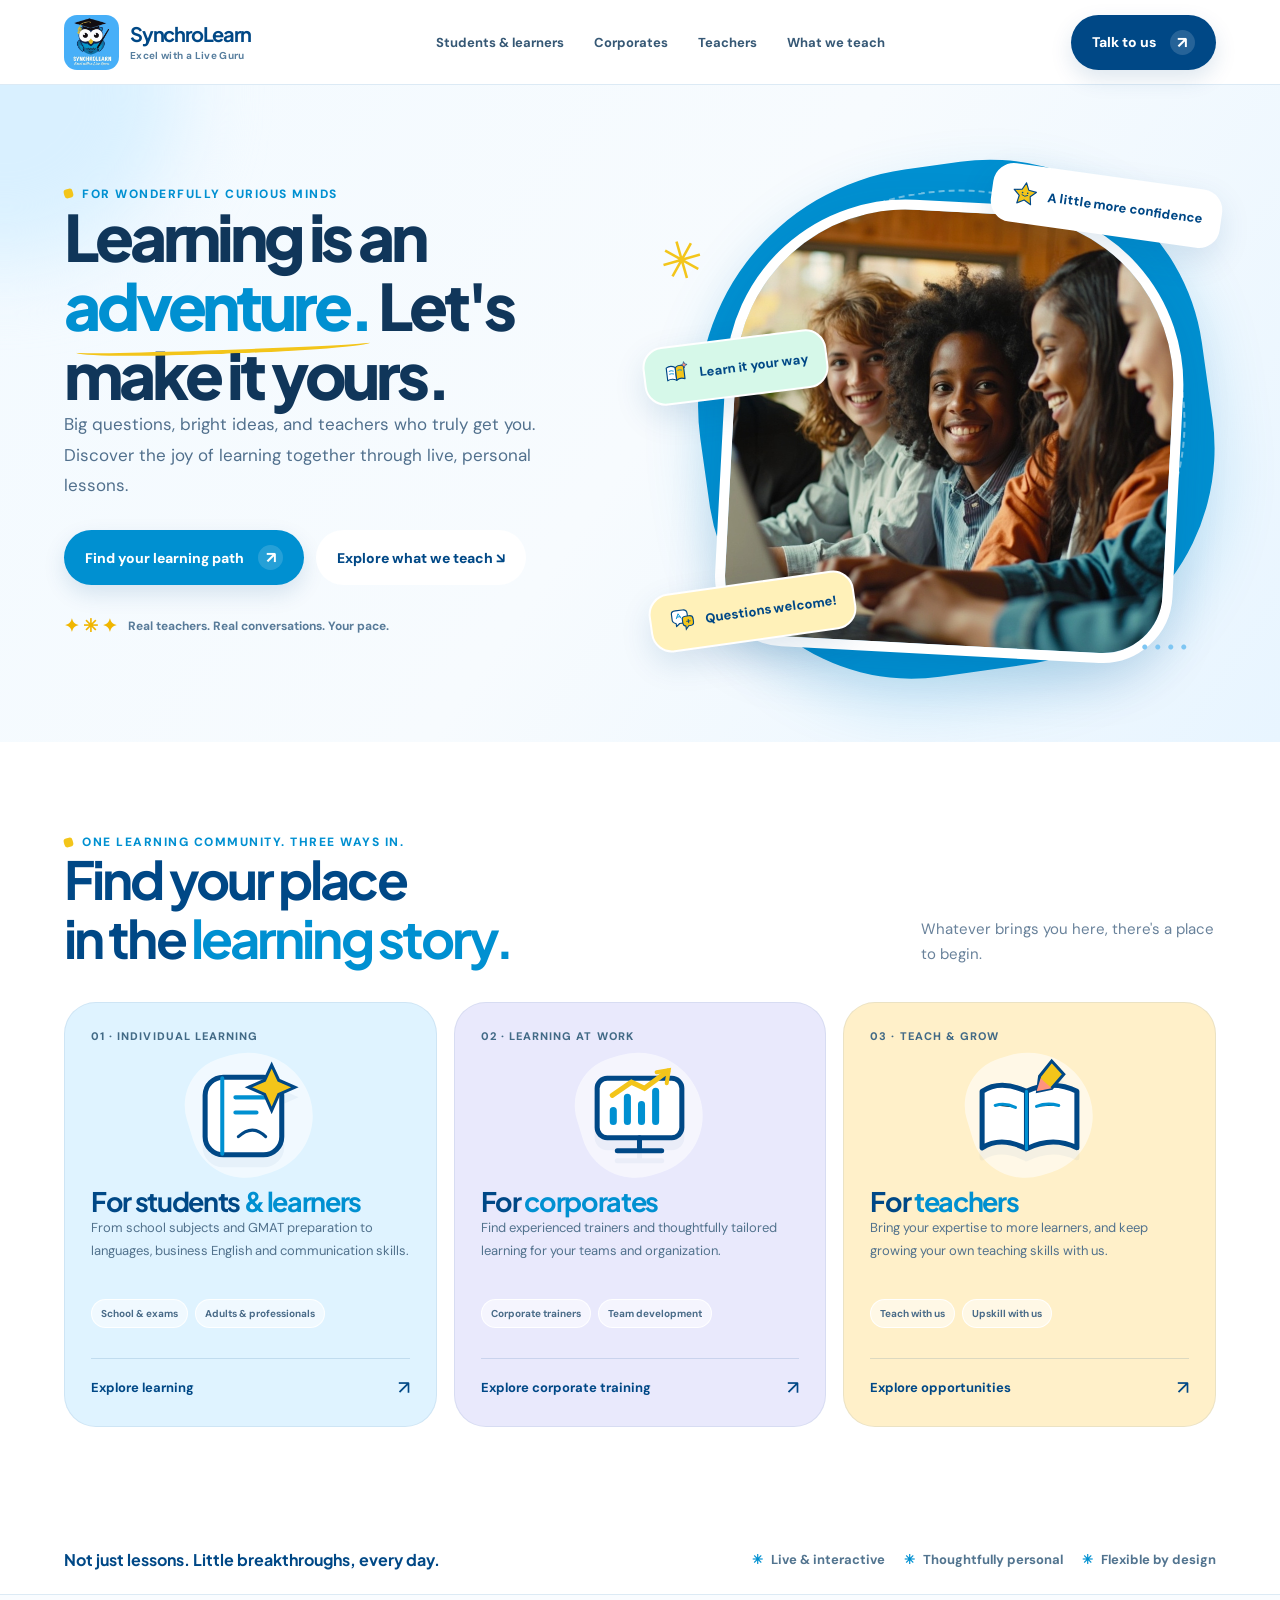
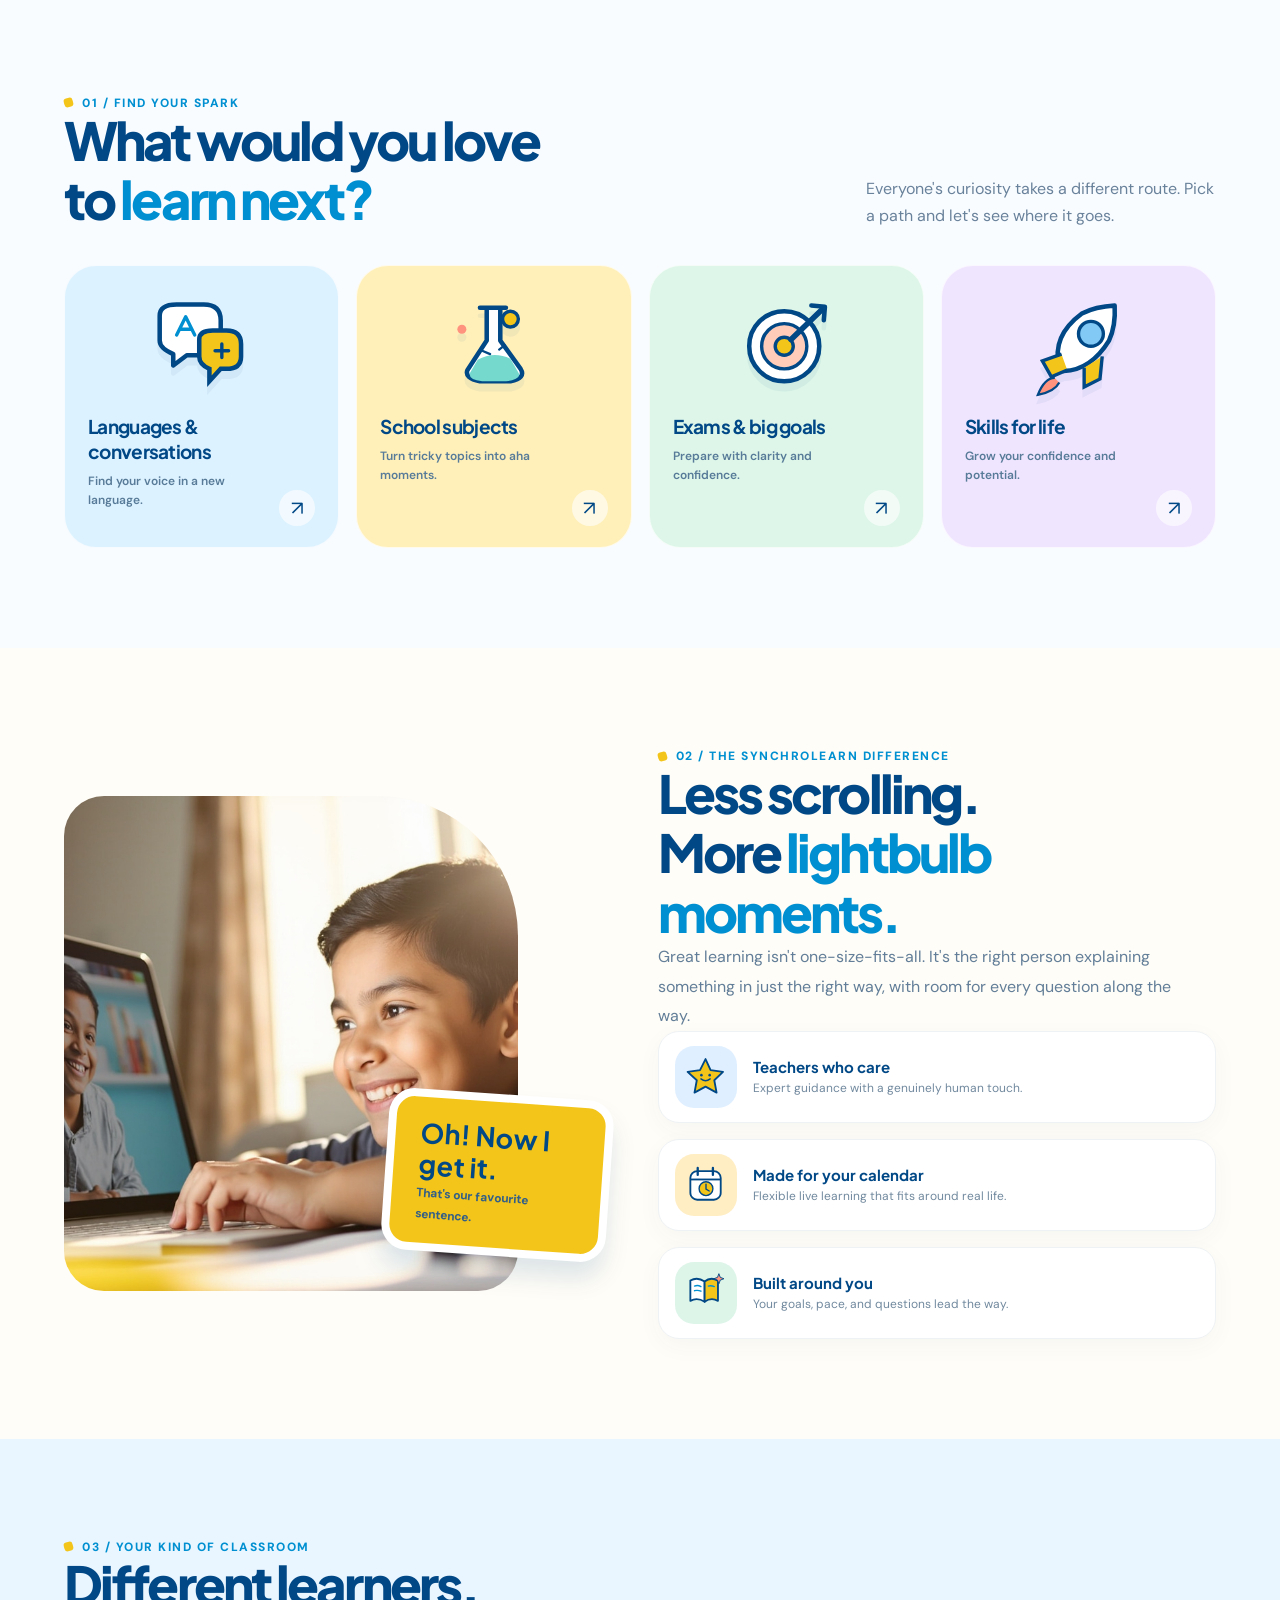
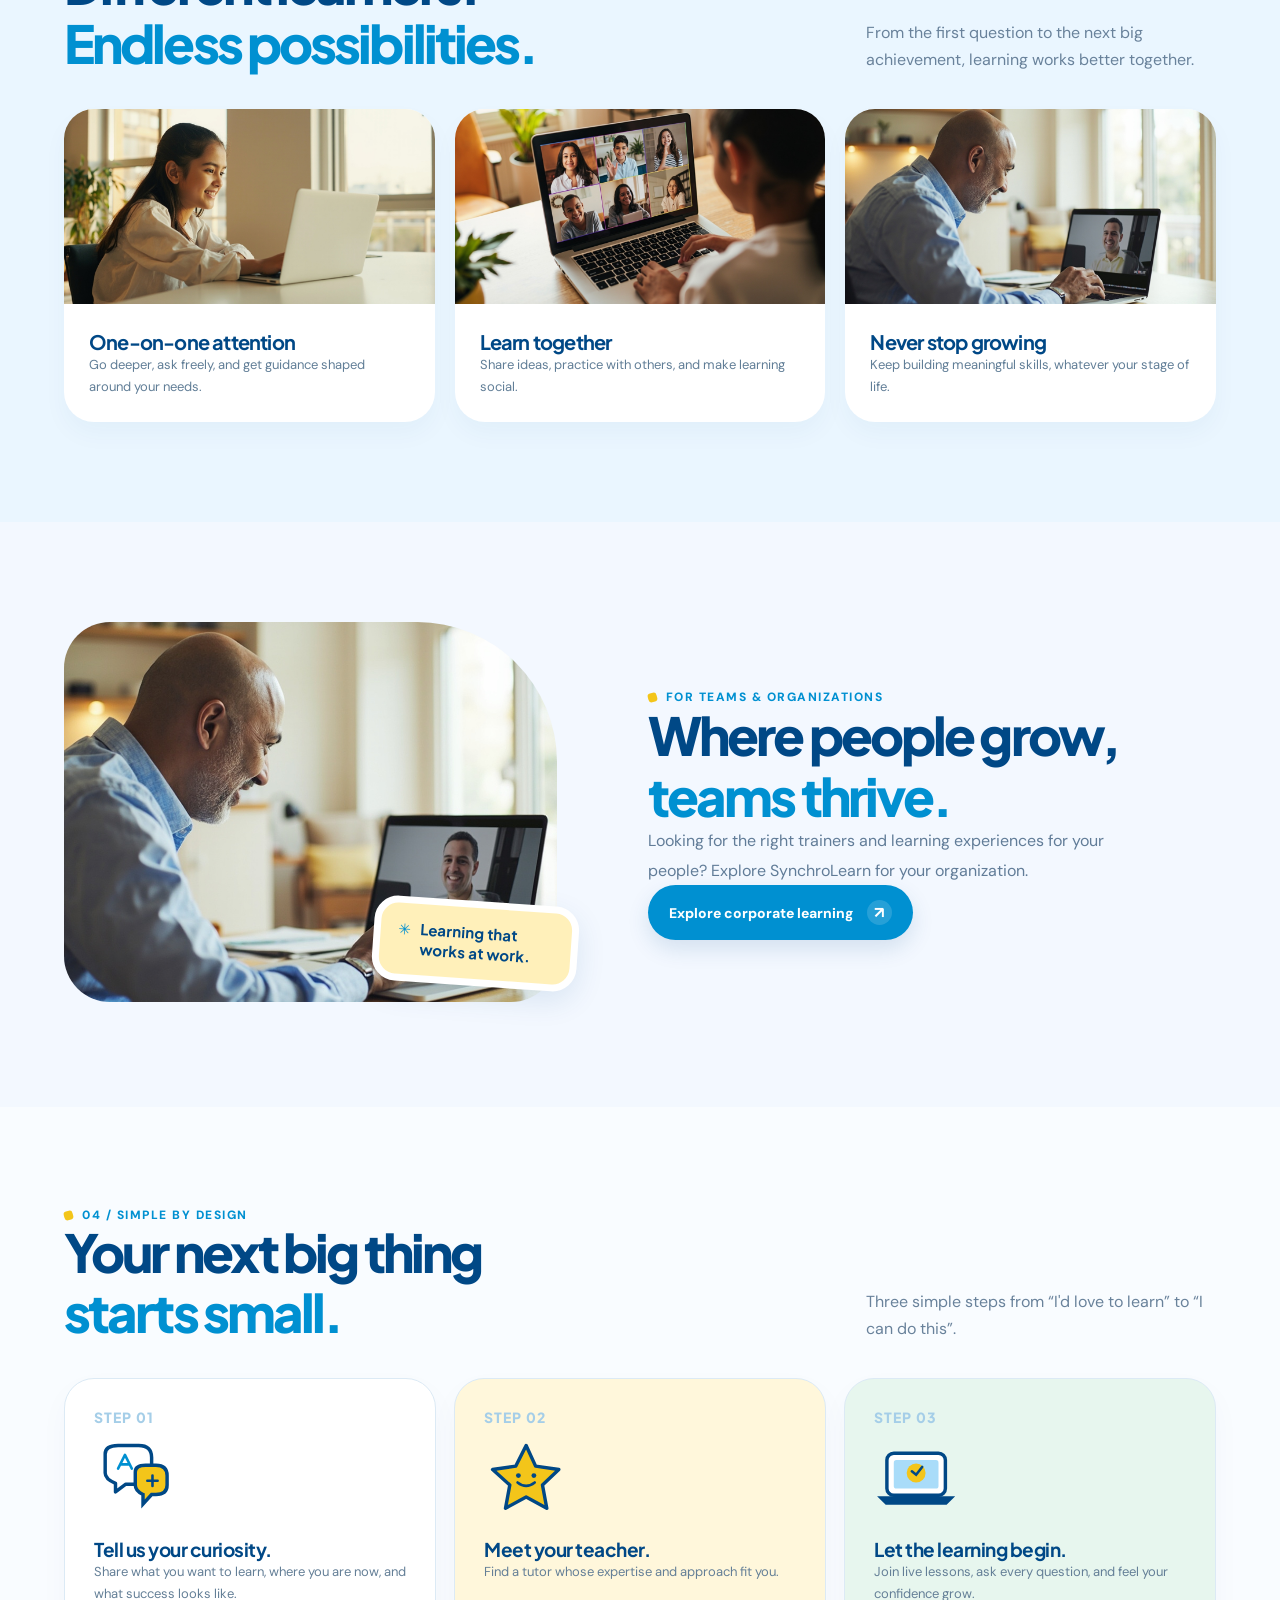
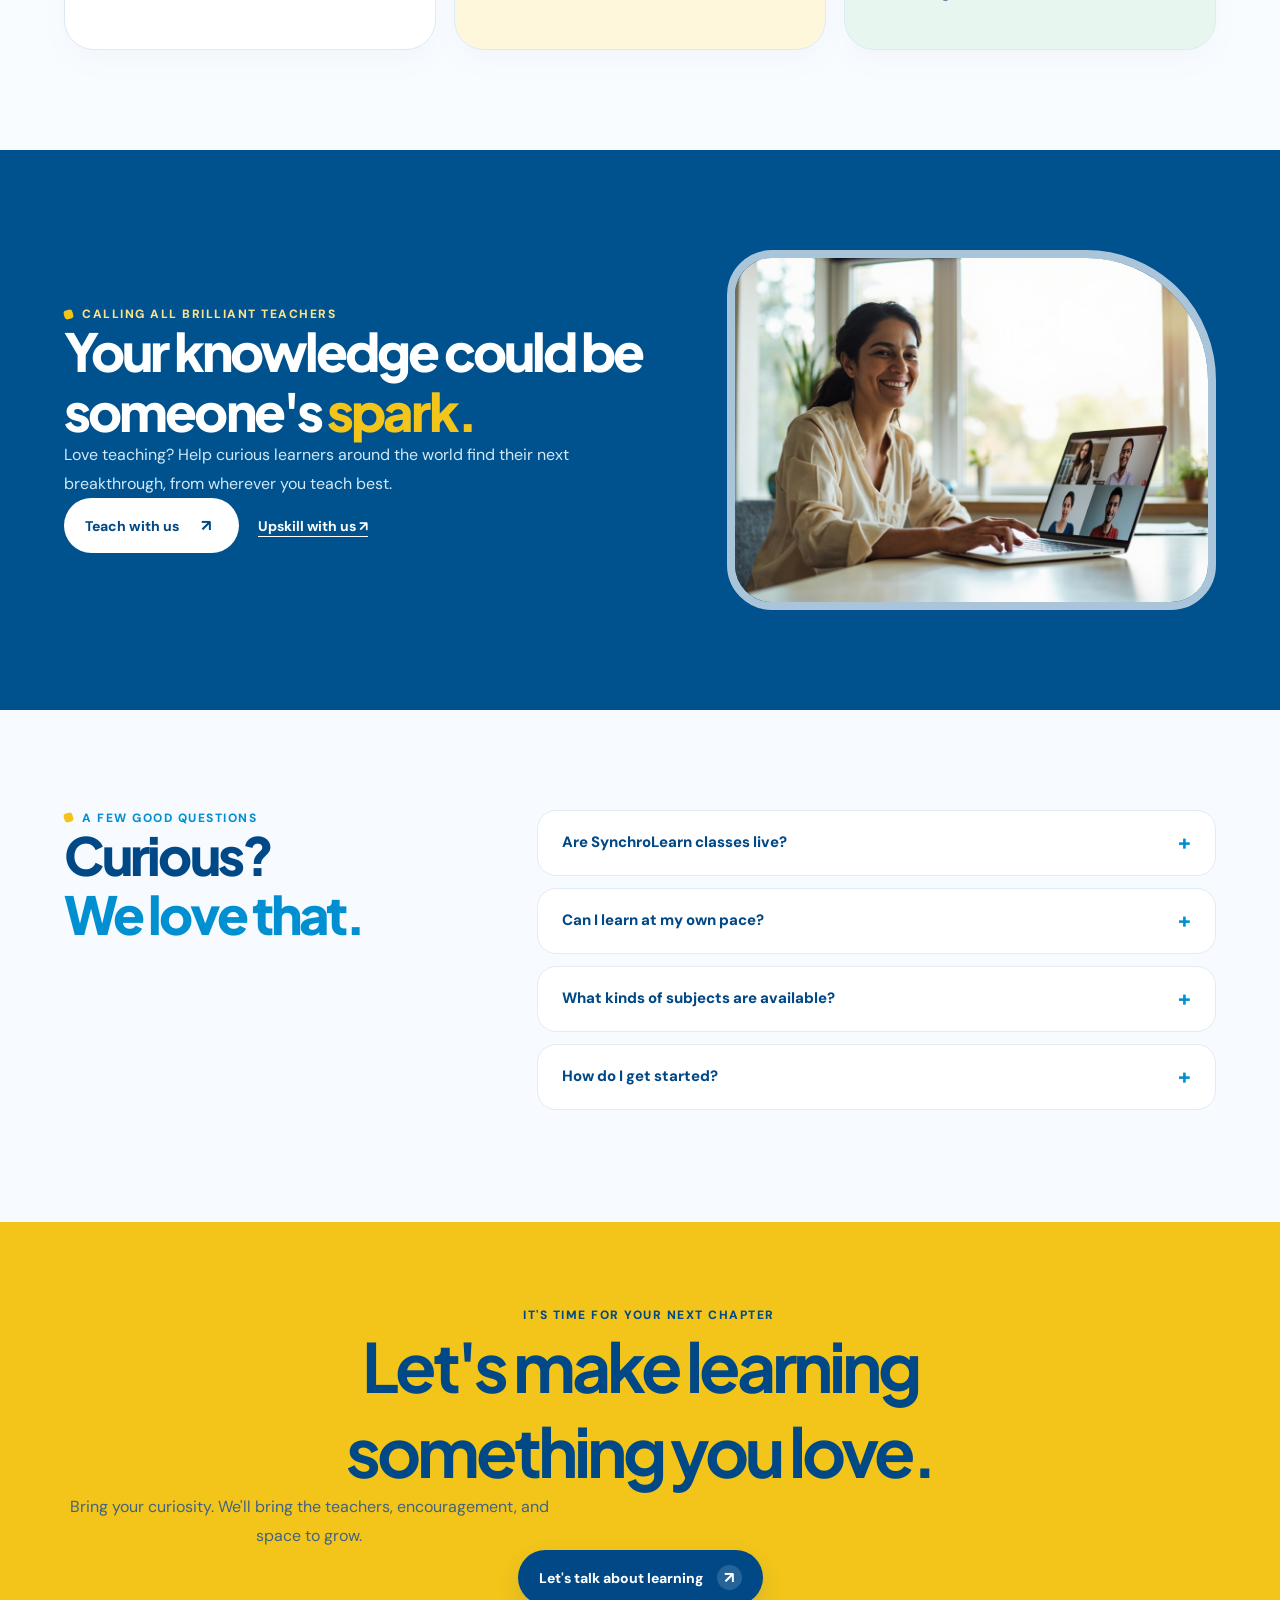
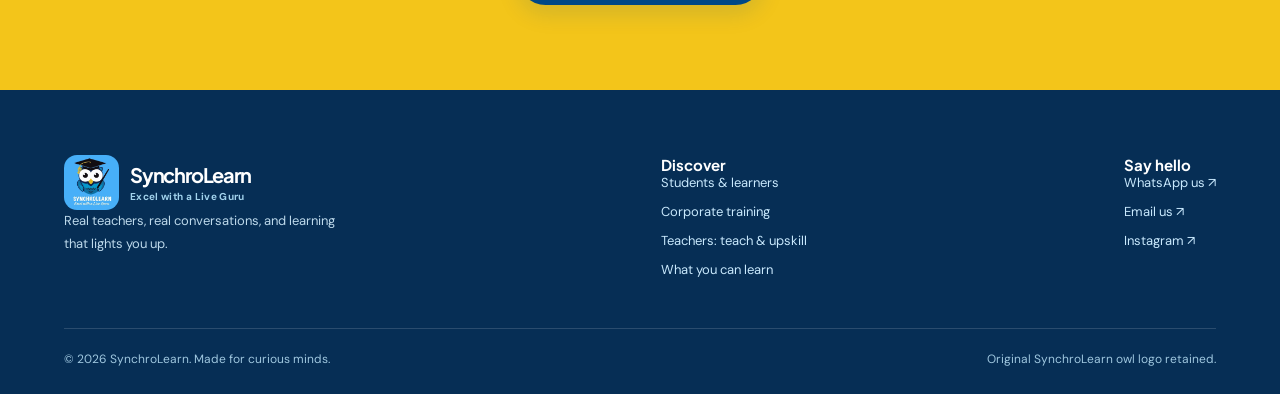
<file: index.html>
<!DOCTYPE html>
<html lang="en"><head>
<meta charset="UTF-8"><meta name="viewport" content="width=device-width, initial-scale=1">
<title>SynchroLearn — Live learning, made for curious minds</title>
<meta name="description" content="Learn with real teachers in live, personalised lessons. Explore languages, academic support, exam preparation, and skills at SynchroLearn.">
<meta name="theme-color" content="#004886">
<link rel="icon" href="logo.png" type="image/png">
<link rel="preconnect" href="https://fonts.googleapis.com">
<link rel="preconnect" href="https://fonts.gstatic.com" crossorigin>
<link rel="stylesheet" href="brand-refresh.css">
</head><body class="sr-home">
<header class="sr-nav-wrap"><nav class="sr-nav sr-container" aria-label="Main navigation">
  <a class="sr-brand" href="index.html" aria-label="SynchroLearn home"><img src="logo.png" alt="" width="55" height="55"><span><strong>SynchroLearn</strong><small>Excel with a Live Guru</small></span></a>
  <div class="sr-links" id="sr-nav-links"><a href="student.html">Students & learners</a><a href="corporate.html">Corporates</a><a href="for-teachers.html">Teachers</a><a href="#subjects">What we teach</a></div>
  <a href="https://wa.me/919791018666?text=Hi%2C%20I%27m%20interested%20in%20SynchroLearn" class="sr-btn" target="_blank" rel="noopener noreferrer">Talk to us <span class="sr-arrow">↗</span></a>
  <button type="button" class="sr-nav-toggle" aria-label="Open menu" aria-expanded="false" aria-controls="sr-nav-links">☰</button>
</nav></header>
<main>
<section class="sr-hero"><div class="sr-container sr-hero-grid"><div class="sr-hero-copy">
  <div class="sr-kicker">For wonderfully curious minds</div>
  <h1>Learning is an <em>adventure.</em> Let's make it yours.</h1>
  <p>Big questions, bright ideas, and teachers who truly get you. Discover the joy of learning together through live, personal lessons.</p>
  <div class="sr-hero-actions"><a class="sr-btn sr-btn--blue" href="student.html">Find your learning path <span class="sr-arrow">↗</span></a><a class="sr-btn sr-btn--light" href="#subjects">Explore what we teach ↘</a></div>
  <div class="sr-hero-note"><span class="sr-mini-stars" aria-hidden="true">✦ ✳ ✦</span> Real teachers. Real conversations. Your pace.</div>
</div><div class="sr-hero-art" aria-label="The joy of learning with a personal tutor">
  <div class="sr-hero-backdrop"></div>
  <div class="sr-hero-photo"><img src="images/index-group.jpg" alt="Learners connecting through a live class" width="640" height="720" fetchpriority="high"></div>
  <div class="sr-sticker sr-sticker--top"><svg viewBox="0 0 100 100" xmlns="http://www.w3.org/2000/svg" aria-hidden="true" focusable="false"><path d="M49 11l11 24 27 4-19 18 5 27-24-13-24 13 5-27-20-18 27-4Z" fill="#F3C51A" stroke="#004886" stroke-width="4" stroke-linejoin="round"/><path d="M39 54q10 8 20 0" fill="none" stroke="#004886" stroke-width="3" stroke-linecap="round"/><circle cx="40" cy="46" r="2.8" fill="#004886"/><circle cx="58" cy="46" r="2.8" fill="#004886"/></svg> A little more confidence</div>
  <div class="sr-sticker sr-sticker--mid"><svg viewBox="0 0 100 100" xmlns="http://www.w3.org/2000/svg" aria-hidden="true" focusable="false"><path d="M16 23Q31 14 47 25L47 69Q31 59 16 67Z" fill="#fff" stroke="#004886" stroke-width="4" stroke-linejoin="round"/><path d="M47 25Q60 14 76 23V67Q61 59 47 69Z" fill="#F3C51A" stroke="#004886" stroke-width="4" stroke-linejoin="round"/><path d="M25 35Q32 32 39 36M25 45Q32 43 39 46M55 35Q61 33 68 36" fill="none" stroke="#0090D1" stroke-width="3" stroke-linecap="round"/><path d="M78 8l3 8 8 3-8 3-3 8-3-8-8-3 8-3Z" fill="#FF937E" stroke="#004886" stroke-width="2"/></svg> Learn it your way</div>
  <div class="sr-sticker sr-sticker--bottom"><svg viewBox="0 0 100 100" xmlns="http://www.w3.org/2000/svg" aria-hidden="true" focusable="false"><path d="M13 21Q13 11 28 11H52Q67 11 67 25V43Q67 56 52 56H37L25 65V55Q13 50 13 43Z" fill="#fff" stroke="#004886" stroke-width="4" stroke-linejoin="round"/><path d="M48 42Q48 34 60 34H72Q85 34 85 46V57Q85 68 72 68H67L57 79V68Q48 64 48 57Z" fill="#F3C51A" stroke="#004886" stroke-width="4"/><path d="M28 38l8-16 8 16M31 33h10" stroke="#0090D1" stroke-width="3" fill="none" stroke-linecap="round" stroke-linejoin="round"/><path d="M62 52h12M68 46v12" stroke="#004886" stroke-width="3" stroke-linecap="round"/></svg> Questions welcome!</div>
  <span class="sr-doodle sr-doodle--star" aria-hidden="true">✳</span><span class="sr-doodle sr-doodle--dots" aria-hidden="true">••••</span>
</div></div></section>

<!-- Audience pathways: equal billing for learners, organizations and educators -->
<section class="sr-audiences" id="audiences" aria-labelledby="sr-audience-title"><div class="sr-container">
  <div class="sr-audience-heading"><div><div class="sr-kicker">One learning community. Three ways in.</div><h2 id="sr-audience-title">Find your place<br>in the <em>learning story.</em></h2></div><p>Whatever brings you here, there's a place to begin.</p></div>
  <div class="sr-persona-grid">
    <a class="sr-persona sr-persona--student" href="student.html"><div class="sr-persona-eyebrow">01 · INDIVIDUAL LEARNING</div><div class="sr-persona-illustration"><svg viewBox="0 0 120 120" aria-hidden="true" xmlns="http://www.w3.org/2000/svg"><rect x="15" y="24" width="76" height="77" rx="18" fill="#fff" stroke="#004886" stroke-width="5"/><path d="M32 25v75M45 44h31M45 59h21" fill="none" stroke="#0090D1" stroke-width="4" stroke-linecap="round"/><path d="M81 12l7 15 16 7-16 7-7 16-7-16-16-7 16-7z" fill="#F3C51A" stroke="#004886" stroke-width="3"/><path d="M48 83q14-13 27 0" fill="none" stroke="#004886" stroke-width="3" stroke-linecap="round"/></svg></div><div class="sr-persona-content"><h3>For students <span>& learners</span></h3><p>From school subjects and GMAT preparation to languages, business English and communication skills.</p><div class="sr-persona-chips"><span>School & exams</span><span>Adults & professionals</span></div><strong>Explore learning <b aria-hidden="true">↗</b></strong></div></a>
    <a class="sr-persona sr-persona--corporate" href="corporate.html"><div class="sr-persona-eyebrow">02 · LEARNING AT WORK</div><div class="sr-persona-illustration"><svg viewBox="0 0 120 120" aria-hidden="true" xmlns="http://www.w3.org/2000/svg"><rect x="18" y="25" width="84" height="59" rx="10" fill="#fff" stroke="#004886" stroke-width="5"/><path d="M60 84v13m-22 0h44" stroke="#004886" stroke-width="5" stroke-linecap="round"/><path d="M34 68V57M48 68V44M62 68V51M76 68V38" stroke="#0090D1" stroke-width="7" stroke-linecap="round"/><path d="M33 42l19-13 13 6 23-17" fill="none" stroke="#F3C51A" stroke-width="5" stroke-linecap="round"/><path d="M77 19l12-2-2 13" fill="none" stroke="#F3C51A" stroke-width="4" stroke-linecap="round"/></svg></div><div class="sr-persona-content"><h3>For <span>corporates</span></h3><p>Find experienced trainers and thoughtfully tailored learning for your teams and organization.</p><div class="sr-persona-chips"><span>Corporate trainers</span><span>Team development</span></div><strong>Explore corporate training <b aria-hidden="true">↗</b></strong></div></a>
    <a class="sr-persona sr-persona--teacher" href="for-teachers.html"><div class="sr-persona-eyebrow">03 · TEACH & GROW</div><div class="sr-persona-illustration"><svg viewBox="0 0 120 120" aria-hidden="true" xmlns="http://www.w3.org/2000/svg"><path d="M13 38q18-12 44 0v57q-25-13-44-1zM57 38q26-12 50 0v56q-24-12-50 1z" fill="#fff" stroke="#004886" stroke-width="5" stroke-linejoin="round"/><path d="M57 38v57M26 52q10-3 20 2M67 53q10-4 22-1" stroke="#0090D1" stroke-width="3" stroke-linecap="round"/><path d="M70 23l12-15 12 13-12 14-14 3z" fill="#F3C51A" stroke="#004886" stroke-width="3"/><path d="M67 38l4-13 11 10" fill="#FF937E"/></svg></div><div class="sr-persona-content"><h3>For <span>teachers</span></h3><p>Bring your expertise to more learners, and keep growing your own teaching skills with us.</p><div class="sr-persona-chips"><span>Teach with us</span><span>Upskill with us</span></div><strong>Explore opportunities <b aria-hidden="true">↗</b></strong></div></a>
  </div>
</div></section>
<section class="sr-intro-band"><div class="sr-container sr-intro-flex"><strong>Not just lessons. Little breakthroughs, every day.</strong><div class="sr-intro-points"><span>Live & interactive</span><span>Thoughtfully personal</span><span>Flexible by design</span></div></div></section>
<section id="subjects" class="sr-section"><div class="sr-container">
<div class="sr-heading-row"><div><div class="sr-kicker">01 / Find your spark</div><h2>What would you love<br>to <em>learn next?</em></h2></div><p>Everyone's curiosity takes a different route. Pick a path and let's see where it goes.</p></div>
<div class="sr-subject-grid">
<a href="student.html" class="sr-subject"><div class="sr-art"><svg viewBox="0 0 100 100" xmlns="http://www.w3.org/2000/svg" aria-hidden="true" focusable="false"><path d="M13 21Q13 11 28 11H52Q67 11 67 25V43Q67 56 52 56H37L25 65V55Q13 50 13 43Z" fill="#fff" stroke="#004886" stroke-width="4" stroke-linejoin="round"/><path d="M48 42Q48 34 60 34H72Q85 34 85 46V57Q85 68 72 68H67L57 79V68Q48 64 48 57Z" fill="#F3C51A" stroke="#004886" stroke-width="4"/><path d="M28 38l8-16 8 16M31 33h10" stroke="#0090D1" stroke-width="3" fill="none" stroke-linecap="round" stroke-linejoin="round"/><path d="M62 52h12M68 46v12" stroke="#004886" stroke-width="3" stroke-linecap="round"/></svg></div><strong>Languages & conversations</strong><small>Find your voice in a new language.</small><span class="sr-card-arrow" aria-hidden="true">↗</span></a>
<a href="student.html" class="sr-subject"><div class="sr-art"><svg viewBox="0 0 100 100" xmlns="http://www.w3.org/2000/svg" aria-hidden="true" focusable="false"><path d="M38 14h23M44 15v28L27 69Q24 76 38 79H65Q79 76 74 68L56 43V15" fill="#fff" stroke="#004886" stroke-width="4" stroke-linecap="round" stroke-linejoin="round"/><path d="M36 60Q50 52 65 59L73 73Q72 78 61 79H40Q28 78 29 72Z" fill="#75D9CE"/><path d="M40 52l7 3M55 51l5-4" stroke="#004886" stroke-width="2" stroke-linecap="round"/><circle cx="65" cy="24" r="7" fill="#F3C51A" stroke="#004886" stroke-width="3"/><circle cx="22" cy="33" r="4" fill="#FF937E"/></svg></div><strong>School subjects</strong><small>Turn tricky topics into aha moments.</small><span class="sr-card-arrow" aria-hidden="true">↗</span></a>
<a href="student.html" class="sr-subject"><div class="sr-art"><svg viewBox="0 0 100 100" xmlns="http://www.w3.org/2000/svg" aria-hidden="true" focusable="false"><circle cx="48" cy="48" r="31" fill="#fff" stroke="#004886" stroke-width="4"/><circle cx="48" cy="48" r="20" fill="#FFCCB9" stroke="#004886" stroke-width="3"/><circle cx="48" cy="48" r="8" fill="#F3C51A" stroke="#004886" stroke-width="3"/><path d="M54 42L81 16" stroke="#004886" stroke-width="5" stroke-linecap="round"/><path d="M72 12l12 1-1 12" fill="none" stroke="#004886" stroke-width="4" stroke-linecap="round" stroke-linejoin="round"/></svg></div><strong>Exams & big goals</strong><small>Prepare with clarity and confidence.</small><span class="sr-card-arrow" aria-hidden="true">↗</span></a>
<a href="student.html" class="sr-subject"><div class="sr-art"><svg viewBox="0 0 100 100" xmlns="http://www.w3.org/2000/svg" aria-hidden="true" focusable="false"><path d="M33 66Q26 39 53 19Q65 13 82 12Q83 30 77 43Q61 69 37 70Z" fill="#fff" stroke="#004886" stroke-width="4" stroke-linejoin="round"/><circle cx="61" cy="37" r="11" fill="#83C9F6" stroke="#004886" stroke-width="3"/><path d="M35 55L18 61 26 75 40 69M55 67L55 84 69 77 71 57" fill="#F3C51A" stroke="#004886" stroke-width="3"/><path d="M29 76Q20 76 14 91Q29 88 33 80" fill="#FF937E" stroke="#004886" stroke-width="2"/></svg></div><strong>Skills for life</strong><small>Grow your confidence and potential.</small><span class="sr-card-arrow" aria-hidden="true">↗</span></a>
</div></div></section>
<section id="why" class="sr-section sr-story"><div class="sr-container sr-story-grid">
<div class="sr-photo-scene"><img src="images/student-1on1.jpg" alt="A student participating in one-to-one online tutoring" loading="lazy" width="650" height="700"><div class="sr-scene-card"><strong>Oh! Now I get it.</strong><small>That's our favourite sentence.</small></div></div>
<div class="sr-story-copy"><div class="sr-kicker">02 / The SynchroLearn difference</div><h2>Less scrolling.<br>More <em>lightbulb moments.</em></h2><p>Great learning isn't one-size-fits-all. It's the right person explaining something in just the right way, with room for every question along the way.</p>
<div class="sr-benefits">
<div class="sr-benefit"><span class="sr-benefit-icon"><svg viewBox="0 0 100 100" xmlns="http://www.w3.org/2000/svg" aria-hidden="true" focusable="false"><path d="M49 11l11 24 27 4-19 18 5 27-24-13-24 13 5-27-20-18 27-4Z" fill="#F3C51A" stroke="#004886" stroke-width="4" stroke-linejoin="round"/><path d="M39 54q10 8 20 0" fill="none" stroke="#004886" stroke-width="3" stroke-linecap="round"/><circle cx="40" cy="46" r="2.8" fill="#004886"/><circle cx="58" cy="46" r="2.8" fill="#004886"/></svg></span><span><strong>Teachers who care</strong><small>Expert guidance with a genuinely human touch.</small></span></div>
<div class="sr-benefit"><span class="sr-benefit-icon"><svg viewBox="0 0 100 100" xmlns="http://www.w3.org/2000/svg" aria-hidden="true" focusable="false"><rect x="16" y="20" width="66" height="62" rx="15" fill="#fff" stroke="#004886" stroke-width="4"/><path d="M16 38H82" stroke="#004886" stroke-width="4"/><path d="M32 13v15M65 13v15" stroke="#004886" stroke-width="5" stroke-linecap="round"/><circle cx="50" cy="58" r="15" fill="#F3C51A" stroke="#004886" stroke-width="3"/><path d="M50 48v11l7 4" stroke="#004886" fill="none" stroke-width="3" stroke-linecap="round"/></svg></span><span><strong>Made for your calendar</strong><small>Flexible live learning that fits around real life.</small></span></div>
<div class="sr-benefit"><span class="sr-benefit-icon"><svg viewBox="0 0 100 100" xmlns="http://www.w3.org/2000/svg" aria-hidden="true" focusable="false"><path d="M16 23Q31 14 47 25L47 69Q31 59 16 67Z" fill="#fff" stroke="#004886" stroke-width="4" stroke-linejoin="round"/><path d="M47 25Q60 14 76 23V67Q61 59 47 69Z" fill="#F3C51A" stroke="#004886" stroke-width="4" stroke-linejoin="round"/><path d="M25 35Q32 32 39 36M25 45Q32 43 39 46M55 35Q61 33 68 36" fill="none" stroke="#0090D1" stroke-width="3" stroke-linecap="round"/><path d="M78 8l3 8 8 3-8 3-3 8-3-8-8-3 8-3Z" fill="#FF937E" stroke="#004886" stroke-width="2"/></svg></span><span><strong>Built around you</strong><small>Your goals, pace, and questions lead the way.</small></span></div>
</div></div></div></section>
<section class="sr-section sr-experience"><div class="sr-container">
<div class="sr-heading-row"><div><div class="sr-kicker">03 / Your kind of classroom</div><h2>Different learners.<br><em>Endless possibilities.</em></h2></div><p>From the first question to the next big achievement, learning works better together.</p></div>
<div class="sr-experience-grid">
<article class="sr-experience-card"><img src="images/student-hero.jpg" alt="Student learning online at home" loading="lazy" width="480" height="280"><div><h3>One-on-one attention</h3><p>Go deeper, ask freely, and get guidance shaped around your needs.</p></div></article>
<article class="sr-experience-card"><img src="images/student-group.jpg" alt="Learners in a small group session" loading="lazy" width="480" height="280"><div><h3>Learn together</h3><p>Share ideas, practice with others, and make learning social.</p></div></article>
<article class="sr-experience-card"><img src="images/teacher-adult.jpg" alt="Online teacher supporting an adult learner" loading="lazy" width="480" height="280"><div><h3>Never stop growing</h3><p>Keep building meaningful skills, whatever your stage of life.</p></div></article>
</div></div></section>

<section class="sr-corporate-feature sr-section" id="corporate" aria-labelledby="sr-corporate-title">
 <div class="sr-container sr-corporate-layout">
  <div class="sr-corporate-visual"><img src="images/teacher-adult.jpg" loading="lazy" alt="Professional in a live learning session" width="650" height="560"><div class="sr-corporate-note"><span aria-hidden="true">✳</span><strong>Learning that works at work.</strong></div></div>
  <div class="sr-corporate-copy"><div class="sr-kicker">For teams & organizations</div><h2 id="sr-corporate-title">Where people grow,<br><em>teams thrive.</em></h2><p>Looking for the right trainers and learning experiences for your people? Explore SynchroLearn for your organization.</p>
  <a class="sr-btn sr-btn--blue" href="corporate.html">Explore corporate learning <span class="sr-arrow">↗</span></a></div>
 </div>
</section>
<section id="how" class="sr-section"><div class="sr-container">
<div class="sr-heading-row"><div><div class="sr-kicker">04 / Simple by design</div><h2>Your next big thing<br><em>starts small.</em></h2></div><p>Three simple steps from “I'd love to learn” to “I can do this”.</p></div>
<div class="sr-steps">
<article class="sr-step"><div class="sr-step-number">STEP 01</div><span class="sr-art"><svg viewBox="0 0 100 100" xmlns="http://www.w3.org/2000/svg" aria-hidden="true" focusable="false"><path d="M13 21Q13 11 28 11H52Q67 11 67 25V43Q67 56 52 56H37L25 65V55Q13 50 13 43Z" fill="#fff" stroke="#004886" stroke-width="4" stroke-linejoin="round"/><path d="M48 42Q48 34 60 34H72Q85 34 85 46V57Q85 68 72 68H67L57 79V68Q48 64 48 57Z" fill="#F3C51A" stroke="#004886" stroke-width="4"/><path d="M28 38l8-16 8 16M31 33h10" stroke="#0090D1" stroke-width="3" fill="none" stroke-linecap="round" stroke-linejoin="round"/><path d="M62 52h12M68 46v12" stroke="#004886" stroke-width="3" stroke-linecap="round"/></svg></span><h3>Tell us your curiosity.</h3><p>Share what you want to learn, where you are now, and what success looks like.</p></article>
<article class="sr-step"><div class="sr-step-number">STEP 02</div><span class="sr-art"><svg viewBox="0 0 100 100" xmlns="http://www.w3.org/2000/svg" aria-hidden="true" focusable="false"><path d="M49 11l11 24 27 4-19 18 5 27-24-13-24 13 5-27-20-18 27-4Z" fill="#F3C51A" stroke="#004886" stroke-width="4" stroke-linejoin="round"/><path d="M39 54q10 8 20 0" fill="none" stroke="#004886" stroke-width="3" stroke-linecap="round"/><circle cx="40" cy="46" r="2.8" fill="#004886"/><circle cx="58" cy="46" r="2.8" fill="#004886"/></svg></span><h3>Meet your teacher.</h3><p>Find a tutor whose expertise and approach fit you.</p></article>
<article class="sr-step"><div class="sr-step-number">STEP 03</div><span class="sr-art"><svg viewBox="0 0 100 100" xmlns="http://www.w3.org/2000/svg" aria-hidden="true" focusable="false"><rect x="15" y="20" width="68" height="49" rx="8" fill="#fff" stroke="#004886" stroke-width="4"/><rect x="23" y="28" width="52" height="33" rx="3" fill="#A9DCF9"/><circle cx="49" cy="43" r="11" fill="#F3C51A"/><path d="M6 71H92L84 79H14Z" fill="#004886" stroke="#004886" stroke-width="2"/><path d="M44 41l5 4 7-9" fill="none" stroke="#004886" stroke-width="3" stroke-linecap="round"/></svg></span><h3>Let the learning begin.</h3><p>Join live lessons, ask every question, and feel your confidence grow.</p></article>
</div></div></section>
<section class="sr-section sr-teacher"><div class="sr-container sr-teacher-grid"><div><div class="sr-kicker">Calling all brilliant teachers</div><h2>Your knowledge could be someone's <em>spark.</em></h2><p>Love teaching? Help curious learners around the world find their next breakthrough, from wherever you teach best.</p><div class="sr-teacher-actions"><a class="sr-btn sr-btn--light" href="for-teachers.html">Teach with us <span class="sr-arrow">↗</span></a><a class="sr-teacher-upskill" href="https://wa.me/919791018666?text=Hello%2C%20I%27m%20a%20teacher%20interested%20in%20upskilling%20with%20SynchroLearn" target="_blank" rel="noopener noreferrer">Upskill with us ↗</a></div></div><img src="images/teacher-hero.jpg" alt="An educator teaching an online class" loading="lazy" width="580" height="410"></div></section>
<section class="sr-section sr-faq"><div class="sr-container sr-faq-grid"><div><div class="sr-kicker">A few good questions</div><h2>Curious?<br><em>We love that.</em></h2></div><div>
<details><summary>Are SynchroLearn classes live?</summary><p>Yes. Lessons are led by teachers in real time, so learners can ask questions and get personalised support.</p></details>
<details><summary>Can I learn at my own pace?</summary><p>That's the idea. Share your goals and availability, and we'll help you find a learning arrangement that suits you.</p></details>
<details><summary>What kinds of subjects are available?</summary><p>Our learning areas include languages, school subjects, test preparation, and skills development. Contact us about your specific goals.</p></details>
<details><summary>How do I get started?</summary><p>Visit our student page or message the team on WhatsApp to discuss what you'd like to learn.</p></details>
</div></div></section>
<section class="sr-final"><div class="sr-container"><div class="sr-kicker" style="justify-content:center;color:#004886">It's time for your next chapter</div><h2>Let's make learning <br>something you love.</h2><p>Bring your curiosity. We'll bring the teachers, encouragement, and space to grow.</p><a href="https://wa.me/919791018666?text=Hi%2C%20I%27m%20interested%20in%20SynchroLearn" target="_blank" rel="noopener noreferrer" class="sr-btn">Let's talk about learning <span class="sr-arrow">↗</span></a></div></section>
</main>
<footer class="sr-footer"><div class="sr-container"><div class="sr-footer-grid"><div><a class="sr-brand" href="index.html"><img src="logo.png" alt="" width="55" height="55"><span><strong>SynchroLearn</strong><small>Excel with a Live Guru</small></span></a><p>Real teachers, real conversations, and learning that lights you up.</p></div><div><h3>Discover</h3><div class="sr-footer-nav"><a href="student.html">Students & learners</a><a href="corporate.html">Corporate training</a><a href="for-teachers.html">Teachers: teach & upskill</a><a href="#subjects">What you can learn</a></div></div><div><h3>Say hello</h3><div class="sr-footer-nav"><a href="https://wa.me/919791018666?text=Hi%2C%20I%27m%20interested%20in%20SynchroLearn" target="_blank" rel="noopener noreferrer">WhatsApp us ↗</a><a href="mailto:liveguru.in@gmail.com">Email us ↗</a><a href="https://www.instagram.com/synchrolearn/" target="_blank" rel="noopener noreferrer">Instagram ↗</a></div></div></div><div class="sr-copyright">© 2026 SynchroLearn. Made for curious minds. <span style="float:right">Original SynchroLearn owl logo retained.</span></div></div></footer>
<script>const toggle=document.querySelector('.sr-nav-toggle');const links=document.querySelector('.sr-links');toggle.addEventListener('click',()=>{const open=links.classList.toggle('is-open');toggle.setAttribute('aria-expanded',String(open));toggle.textContent=open?'×':'☰'});links.querySelectorAll('a').forEach(a=>a.addEventListener('click',()=>{links.classList.remove('is-open');toggle.setAttribute('aria-expanded','false');toggle.textContent='☰'}));</script>
</body></html>
</file>
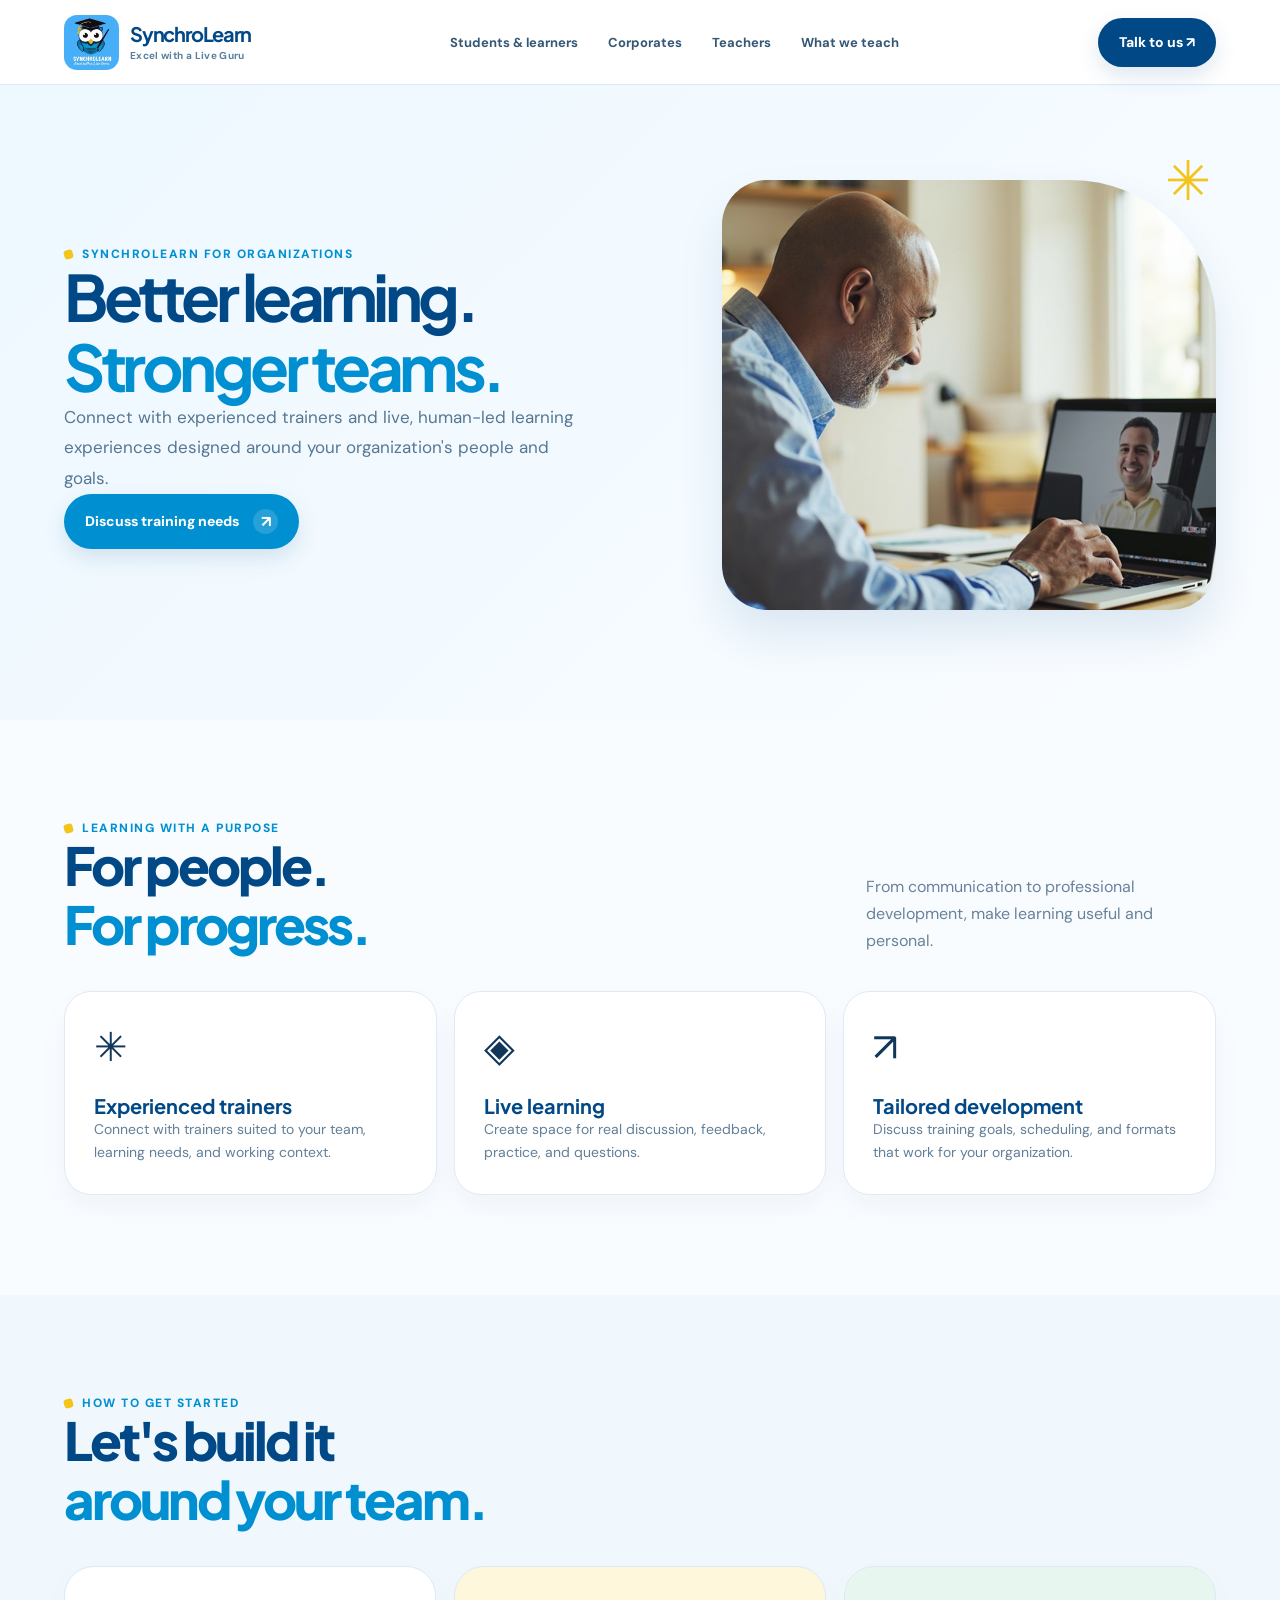
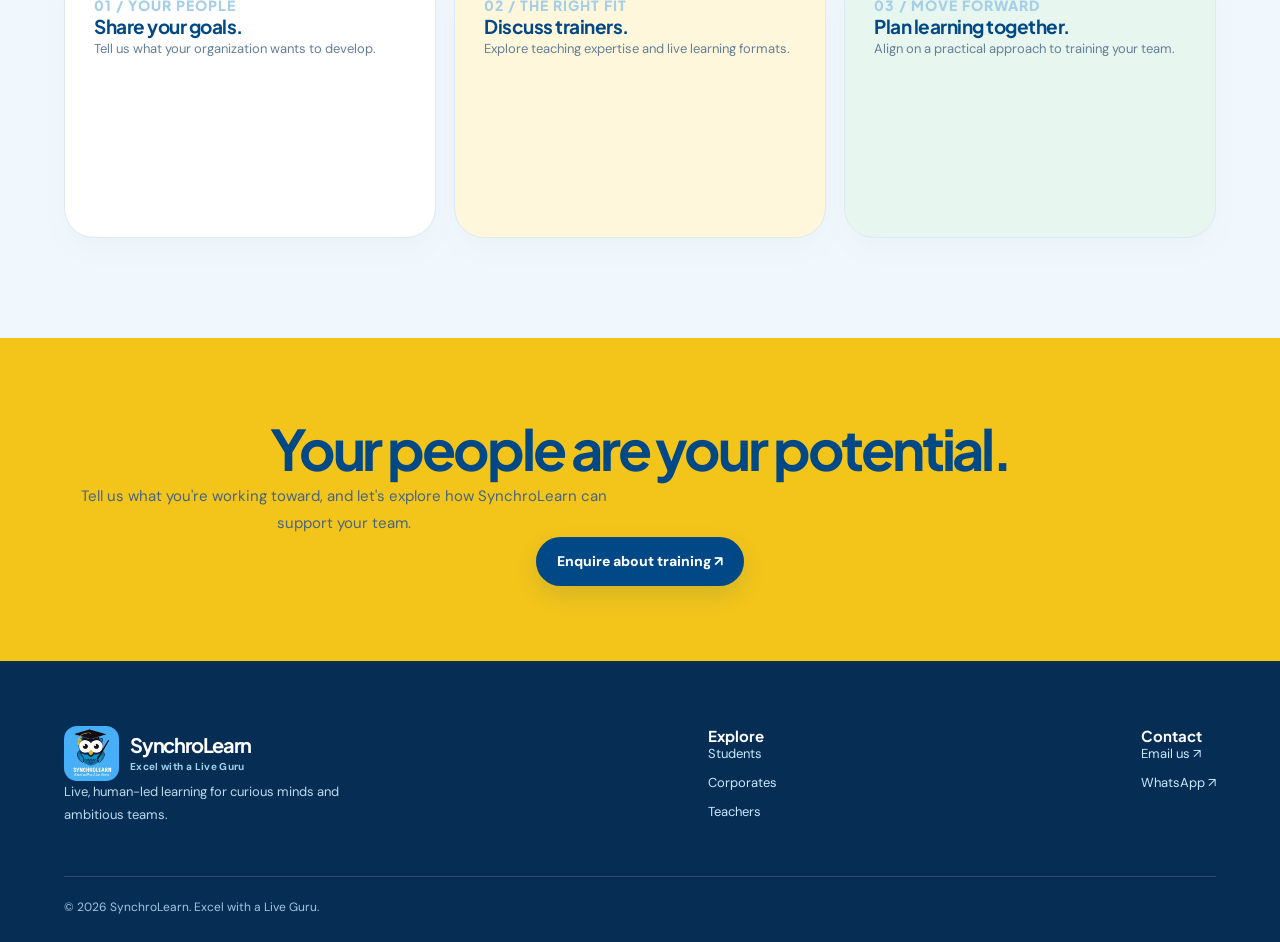
<file: corporate.html>
<!doctype html><html lang="en"><head><meta charset="utf-8"><meta name="viewport" content="width=device-width,initial-scale=1"><meta name="description" content="Connect with SynchroLearn for live corporate training, experienced trainers and development programs for your team."><meta name="theme-color" content="#004886"><title>Corporate Training | SynchroLearn</title><link rel="icon" href="logo.png"><link rel="stylesheet" href="brand-refresh.css"><style>
.sr-corp-hero{padding:95px 0 105px;background:linear-gradient(135deg,#EDF8FF,#F9FCFF)}.sr-corp-grid{display:grid;grid-template-columns:1.1fr .9fr;gap:55px;align-items:center}.sr-corp-grid h1{font-size:clamp(40px,5vw,72px);line-height:1.09;letter-spacing:-.07em;color:#004886;margin:19px 0 23px}.sr-corp-grid h1 em{color:#0090d1;font-style:normal}.sr-corp-grid p{font-size:17px;color:#577792;line-height:1.8;max-width:530px;margin-bottom:26px}.sr-corp-hero-image{position:relative}.sr-corp-hero-image img{border-radius:45px 145px 45px 45px;width:100%;height:430px;object-fit:cover;box-shadow:0 24px 45px #0048861c}.sr-corp-hero-image:after{content:'✳';position:absolute;top:-35px;right:5px;font-size:55px;color:#F3C51A}.sr-corp-choices{display:grid;grid-template-columns:repeat(3,1fr);gap:17px}.sr-corp-card{background:white;border:1px solid #DFEAF4;border-radius:27px;padding:29px;box-shadow:0 13px 28px #0048860b}.sr-corp-card .sr-icon{font-size:40px;display:block;margin-bottom:20px}.sr-corp-card h3{font-size:20px;color:#004886;margin-bottom:13px}.sr-corp-card p{font-size:14px;line-height:1.7;color:#617F98}.sr-corp-steps{background:#F1F8FD}.sr-corp-cta{padding:75px 0;background:#F3C51A;text-align:center}.sr-corp-cta h2{font-size:clamp(32px,5vw,56px);color:#004886;margin:0 0 15px;letter-spacing:-.055em}.sr-corp-cta p{max-width:560px;color:#47647C;margin:0 auto 26px;font-size:15px;line-height:1.8}@media(max-width:760px){.sr-corp-grid,.sr-corp-choices{grid-template-columns:1fr}.sr-corp-hero{padding:55px 0}.sr-corp-hero-image img{height:310px}.sr-corp-card{padding:23px}}
</style></head><body class="sr-home"><header class="sr-nav-wrap"><nav class="sr-nav sr-container" aria-label="Main navigation"><a class="sr-brand" href="index.html"><img src="logo.png" alt="" width="55" height="55"><span><strong>SynchroLearn</strong><small>Excel with a Live Guru</small></span></a><div class="sr-links" id="sr-nav-links"><a href="student.html">Students & learners</a><a href="corporate.html" aria-current="page">Corporates</a><a href="for-teachers.html">Teachers</a><a href="index.html#subjects">What we teach</a></div><a class="sr-btn" href="https://wa.me/919791018666?text=Hello%2C%20we%27re%20interested%20in%20corporate%20training%20with%20SynchroLearn" target="_blank" rel="noopener noreferrer">Talk to us ↗</a><button class="sr-nav-toggle" type="button" aria-expanded="false" aria-controls="sr-nav-links" aria-label="Open menu">☰</button></nav></header>
<main><section class="sr-corp-hero"><div class="sr-container sr-corp-grid"><div><div class="sr-kicker">SynchroLearn for organizations</div><h1>Better learning.<br><em>Stronger teams.</em></h1><p>Connect with experienced trainers and live, human-led learning experiences designed around your organization's people and goals.</p><a class="sr-btn sr-btn--blue" href="https://wa.me/919791018666?text=Hello%2C%20we%27re%20interested%20in%20corporate%20training%20with%20SynchroLearn" target="_blank" rel="noopener noreferrer">Discuss training needs <span class="sr-arrow">↗</span></a></div><div class="sr-corp-hero-image"><img src="images/teacher-adult.jpg" alt="Professional participating in a live learning session" width="580" height="430"></div></div></section>
<section class="sr-section"><div class="sr-container"><div class="sr-heading-row"><div><div class="sr-kicker">Learning with a purpose</div><h2>For people.<br><em>For progress.</em></h2></div><p>From communication to professional development, make learning useful and personal.</p></div><div class="sr-corp-choices"><article class="sr-corp-card"><span class="sr-icon" aria-hidden="true">✳</span><h3>Experienced trainers</h3><p>Connect with trainers suited to your team, learning needs, and working context.</p></article><article class="sr-corp-card"><span class="sr-icon" aria-hidden="true">◈</span><h3>Live learning</h3><p>Create space for real discussion, feedback, practice, and questions.</p></article><article class="sr-corp-card"><span class="sr-icon" aria-hidden="true">↗</span><h3>Tailored development</h3><p>Discuss training goals, scheduling, and formats that work for your organization.</p></article></div></div></section>
<section class="sr-section sr-corp-steps"><div class="sr-container"><div class="sr-heading-row"><div><div class="sr-kicker">How to get started</div><h2>Let's build it<br><em>around your team.</em></h2></div></div><div class="sr-steps"><article class="sr-step"><div class="sr-step-number">01 / YOUR PEOPLE</div><h3>Share your goals.</h3><p>Tell us what your organization wants to develop.</p></article><article class="sr-step"><div class="sr-step-number">02 / THE RIGHT FIT</div><h3>Discuss trainers.</h3><p>Explore teaching expertise and live learning formats.</p></article><article class="sr-step"><div class="sr-step-number">03 / MOVE FORWARD</div><h3>Plan learning together.</h3><p>Align on a practical approach to training your team.</p></article></div></div></section>
<section class="sr-corp-cta"><div class="sr-container"><h2>Your people are your potential.</h2><p>Tell us what you're working toward, and let's explore how SynchroLearn can support your team.</p><a class="sr-btn" href="mailto:liveguru.in@gmail.com?subject=SynchroLearn%20Corporate%20Training%20Enquiry">Enquire about training ↗</a></div></section></main>
<footer class="sr-footer"><div class="sr-container"><div class="sr-footer-grid"><div><a class="sr-brand" href="index.html"><img src="logo.png" alt="" width="55" height="55"><span><strong>SynchroLearn</strong><small>Excel with a Live Guru</small></span></a><p>Live, human-led learning for curious minds and ambitious teams.</p></div><div><h3>Explore</h3><div class="sr-footer-nav"><a href="student.html">Students</a><a href="corporate.html">Corporates</a><a href="for-teachers.html">Teachers</a></div></div><div><h3>Contact</h3><div class="sr-footer-nav"><a href="mailto:liveguru.in@gmail.com">Email us ↗</a><a href="https://wa.me/919791018666" target="_blank" rel="noopener noreferrer">WhatsApp ↗</a></div></div></div><div class="sr-copyright">© 2026 SynchroLearn. Excel with a Live Guru.</div></div></footer>
<script>const t=document.querySelector('.sr-nav-toggle'),n=document.querySelector('.sr-links');t.addEventListener('click',()=>{const o=n.classList.toggle('is-open');t.setAttribute('aria-expanded',String(o));t.textContent=o?'×':'☰'});n.querySelectorAll('a').forEach(a=>a.addEventListener('click',()=>{n.classList.remove('is-open');t.setAttribute('aria-expanded','false');t.textContent='☰'}));</script></body></html>
</file>
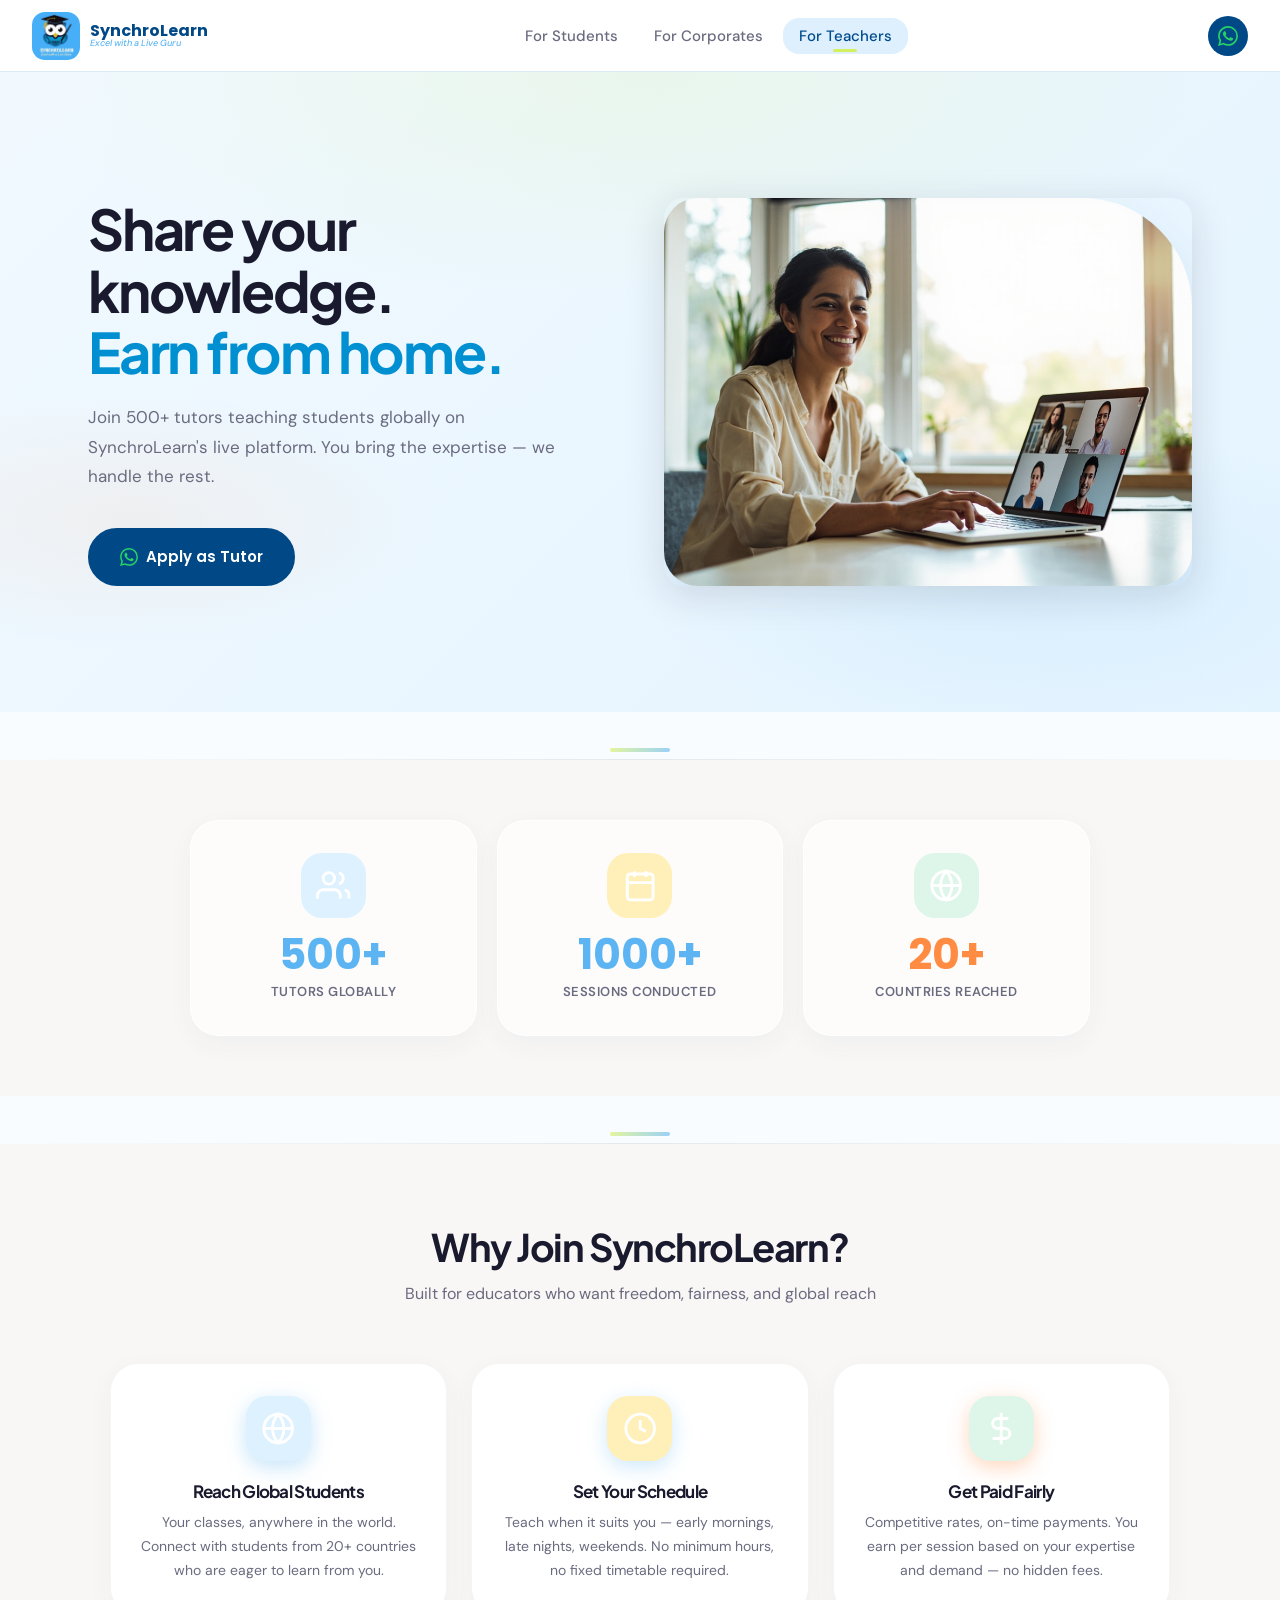
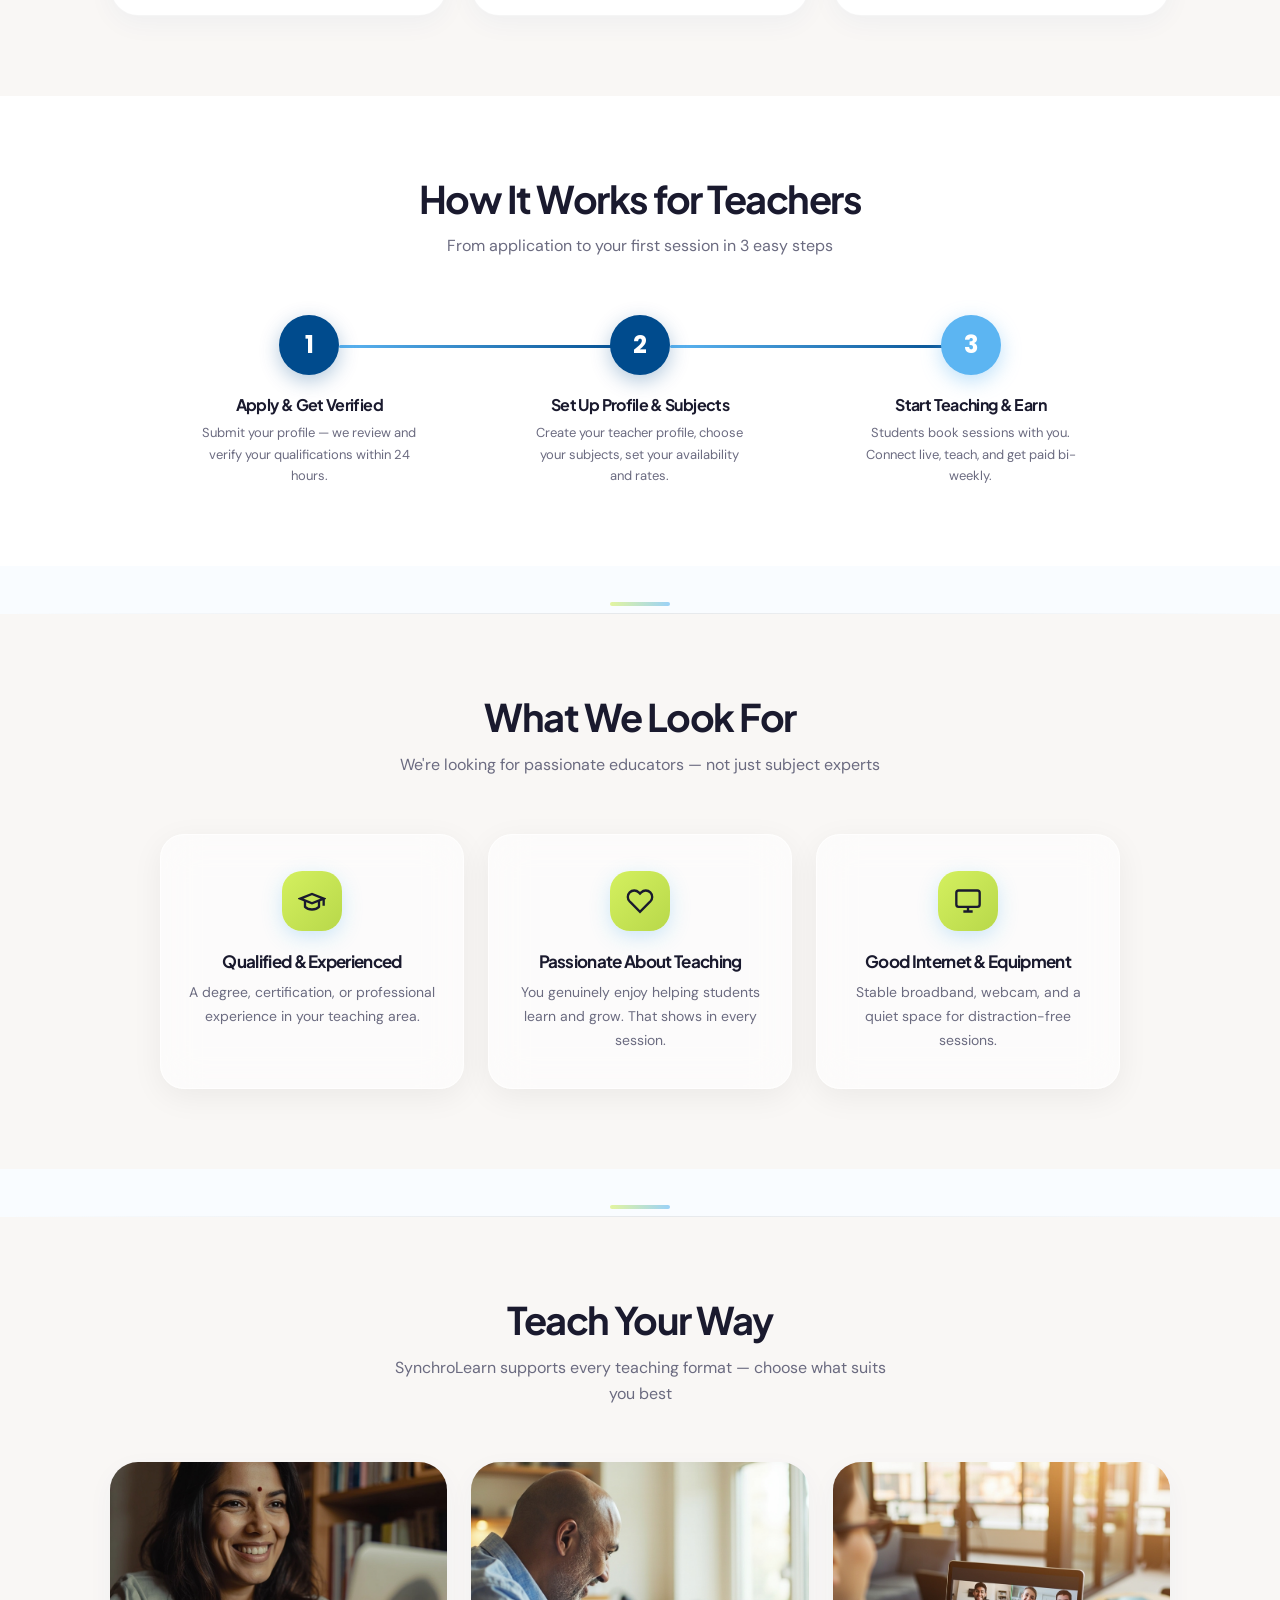
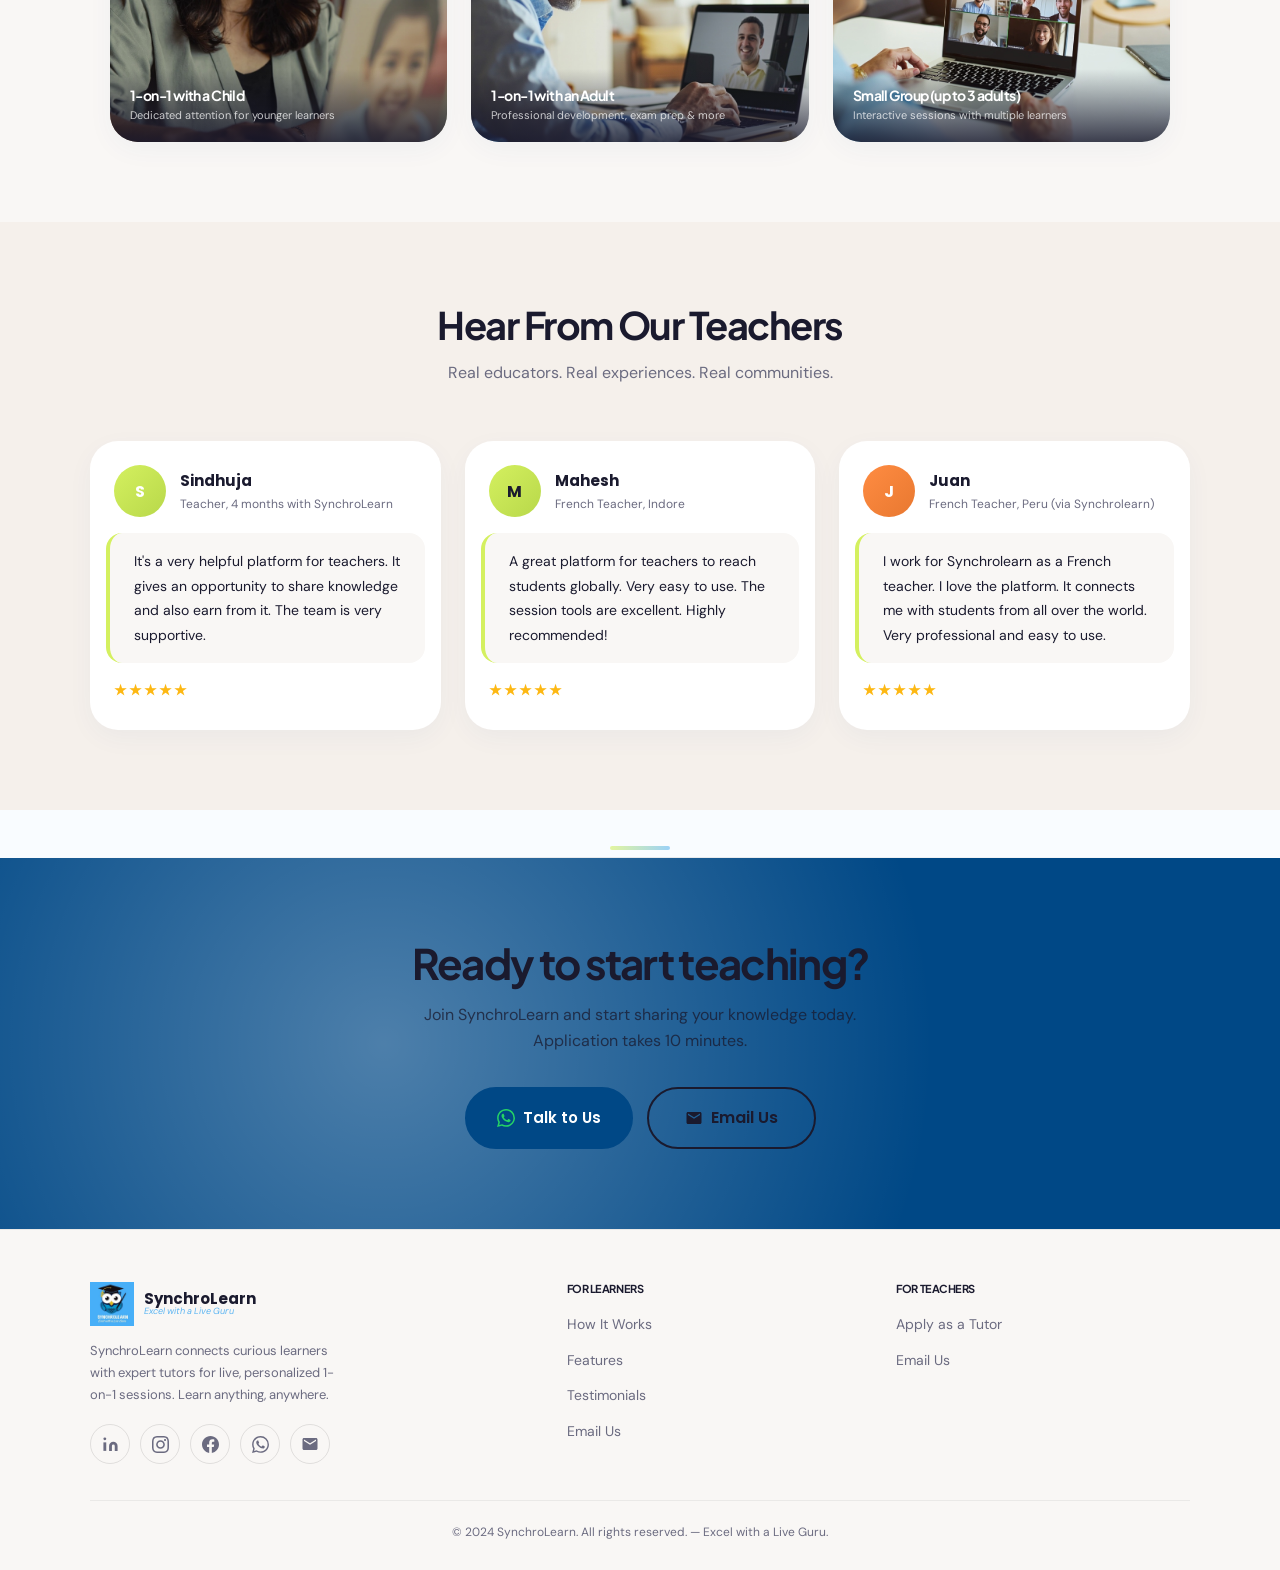
<file: for-teachers.html>
<!DOCTYPE html>
<html lang="en">
<head>
  <meta charset="UTF-8"/>
  <meta name="viewport" content="width=device-width, initial-scale=1.0"/>
  <title>Teach with SynchroLearn — Share Your Knowledge & Earn</title>
  <meta name="description" content="Join 500+ tutors teaching students globally on SynchroLearn. Set your own schedule, reach global students, and earn from home. Apply as a tutor today."/>
  <meta property="og:title" content="Teach with SynchroLearn — Share Your Knowledge & Earn"/>
  <meta property="og:description" content="Join 500+ tutors teaching students globally. Set your schedule. Earn from home."/>
  <meta property="og:type" content="website"/>
  <link rel="icon" type="image/png" href="logo.png"/>
  <link rel="preconnect" href="https://fonts.googleapis.com"/>
  <link href="https://fonts.googleapis.com/css2?family=Poppins:wght@400;500;600;700&family=Open+Sans:wght@400;500;600&family=Fraunces:ital,opsz,wght@0,9..144,400;0,9..144,700;1,9..144,700&display=swap" rel="stylesheet"/>
  <style>
    *, *::before, *::after { box-sizing: border-box; margin: 0; padding: 0; }
    :root {
      --cream: #F9F7F5;
      --lime: #D4F05F;
      --sky: #5CB5F2;
      --teal: #004B8D;
      --teal-green: #25D366;
      --golden: #FDB813;
      --bright-blue: #D4F05F;
      --white: #FFFFFF;
      --beige: #F5F0EB;
      --navy: #1A1A2E;
      --gray: #6B6B80;
      --orange: #FF8C42;
      --lavender: #E8D5F2;
      --peach: #F5D5C8;
      --mint: #D5F0E8;
      --lemon: #F5F0C8;
      --shadow: 0 4px 24px rgba(0,0,0,0.06);
      --shadow-lg: 0 8px 40px rgba(0,0,0,0.10);
      --shadow-lime: 0 4px 20px rgba(92,181,242,0.35);
      --radius-xs: 16px;
      --radius: 24px;
      --radius-lg: 32px;
      --transition: all 0.25s cubic-bezier(0.34, 1.56, 0.64, 1);
    }
    html { scroll-behavior: smooth; }
    body { font-family: 'Open Sans', sans-serif; background: var(--cream); color: var(--navy); line-height: 1.6; -webkit-font-smoothing: antialiased; overflow-x: hidden; }
    h1,h2,h3,h4 { font-family: 'Poppins', sans-serif; line-height: 1.2; }

/* ── FOCUS-VISIBLE ── */
    :focus-visible { outline: 3px solid var(--sky); outline-offset: 3px; border-radius: 4px; }

    /* ── ANIMATIONS ── */
    .reveal { opacity: 0; transform: translateY(30px); transition: opacity 0.6s ease-out, transform 0.6s ease-out; }
    .reveal.visible { opacity: 1; transform: translateY(0); }

    /* ── NAV ── */
    nav {
      background: rgba(255,255,255,0.92);
      backdrop-filter: blur(16px);
      border-bottom: 1px solid rgba(0,0,0,0.05);
      padding: 0 32px;
      height: 72px;
      display: flex;
      align-items: center;
      justify-content: space-between;
      position: sticky;
      top: 0;
      z-index: 100;
    }
    .nav-logo { display: flex; align-items: center; gap: 10px; text-decoration: none; }
    .nav-logo img { height: 48px; width: auto; }
    .nav-logo-text { display: flex; flex-direction: column; line-height: 1.1; }
    .nav-logo-text .brand { font-family: 'Poppins', sans-serif; font-weight: 700; font-size: 16px; color: var(--navy); }
    .nav-logo-text .tagline { font-size: 9px; font-style: italic; color: var(--sky); font-weight: 500; }
    .nav-links { display: flex; align-items: center; gap: 4px; list-style: none; }
    .nav-links a { color: var(--gray); text-decoration: none; font-size: 15px; font-weight: 500; padding: 8px 16px; border-radius: var(--radius-xs); transition: var(--transition); }
    .nav-links a:hover { color: var(--navy); background: rgba(92,181,242,0.12); }
    .nav-links a.teacher-active {
      color: var(--teal);
      background: rgba(92,181,242,0.2);
      position: relative;
    }
    .nav-links a.teacher-active::after {
      content: '';
      position: absolute;
      bottom: 2px;
      left: 50%;
      transform: translateX(-50%);
      width: 24px;
      height: 3px;
      background: var(--lime);
      border-radius: 2px;
    }
    .nav-right { display: flex; align-items: center; gap: 12px; }
    .btn-lime { background: var(--lime); color: var(--navy); padding: 10px 22px; border-radius: 100px; font-family: 'Poppins', sans-serif; font-size: 14px; font-weight: 600; text-decoration: none; transition: var(--transition); display: inline-flex; align-items: center; gap: 6px; box-shadow: var(--shadow-lime); }
    .btn-lime:hover { background: #b8d84a; transform: translateY(-2px); box-shadow: 0 6px 24px rgba(92,181,242,0.4); }
    .btn-whatsapp-nav { width: 40px; height: 40px; border-radius: 50%; background: rgba(212,240,95,0.12); display: flex; align-items: center; justify-content: center; transition: var(--transition); }
    .btn-whatsapp-nav:hover { background: var(--teal-green); transform: translateY(-2px); }
    .btn-whatsapp-nav:hover svg { color: white !important; }
    .btn-whatsapp-nav svg { width: 20px; height: 20px; color: var(--teal-green); transition: color 0.2s; }
    .mobile-toggle { display: none; background: none; border: none; cursor: pointer; padding: 8px; }
    .mobile-toggle svg { width: 24px; height: 24px; color: var(--navy); }

    /* ── HERO ── */
    .hero {
      position: relative;
      min-height: 640px;
      display: flex;
      align-items: center;
      overflow: hidden;
      background: var(--cream);
    }
    .hero-bg-grid {
      position: absolute;
      inset: 0;
      z-index: 0;
      background:
        radial-gradient(ellipse 80% 60% at 50% 0%, rgba(212,240,95,0.12) 0%, transparent 60%),
        radial-gradient(ellipse 60% 50% at 80% 80%, rgba(92,181,242,0.10) 0%, transparent 50%),
        radial-gradient(ellipse 50% 40% at 10% 70%, rgba(255,140,66,0.08) 0%, transparent 50%);
    }
    .hero-content {
      position: relative;
      z-index: 1;
      max-width: 1200px;
      margin: 0 auto;
      padding: 80px 48px;
      display: grid;
      grid-template-columns: 1fr 1fr;
      gap: 48px;
      align-items: center;
      width: 100%;
    }
    .hero-text h1 { font-family: 'Fraunces', serif; font-size: clamp(34px, 4.5vw, 56px); font-weight: 700; color: var(--navy); margin-bottom: 20px; letter-spacing: -0.5px; line-height: 1.1; }
    .hero-text h1 em { font-style: normal; color: var(--orange); }
    .hero-text p { font-size: 17px; color: var(--gray); max-width: 480px; margin-bottom: 36px; line-height: 1.75; }
    .hero-actions { display: flex; gap: 14px; flex-wrap: wrap; }
    .btn { display: inline-flex; align-items: center; gap: 8px; padding: 15px 30px; border-radius: 100px; font-family: 'Poppins', sans-serif; font-size: 15px; font-weight: 600; text-decoration: none; cursor: pointer; border: none; transition: var(--transition); white-space: nowrap; }
    .btn-orange { background: var(--orange); color: white; box-shadow: 0 4px 20px rgba(255,140,66,0.4); }
    .btn-orange:hover { background: #e67830; transform: translateY(-3px); box-shadow: 0 8px 30px rgba(255,140,66,0.5); }
    .btn-whatsapp { background: transparent; color: #25D366; border: 2px solid #25D366; }
    .btn-whatsapp:hover { background: #25D366; color: white; transform: translateY(-2px); }
    .btn-whatsapp:hover svg { color: white; }
    .btn-whatsapp svg { color: #25D366; transition: color 0.2s; }
    .btn-email { background: transparent; color: var(--sky); border: 2px solid var(--sky); }
    .btn-email:hover { background: var(--sky); color: white; transform: translateY(-2px); }
    .btn-email:hover svg { color: white; }
    .btn-email svg { color: var(--sky); transition: color 0.2s; }

    /* Hero right: 3 teaching mode cards */
    .hero-modes { display: grid; grid-template-columns: repeat(3, 1fr); gap: 14px; }
    .hero-mode-card {
      border-radius: var(--radius);
      overflow: hidden;
      position: relative;
      box-shadow: var(--shadow);
    }
    .hero-mode-card img {
      width: 100%;
      height: 220px;
      object-fit: cover;
      display: block;
    }
    .hero-mode-overlay {
      position: absolute;
      bottom: 0;
      left: 0;
      right: 0;
      padding: 12px 14px;
      background: linear-gradient(to top, rgba(26,26,46,0.85) 0%, transparent 100%);
    }
    .hero-mode-overlay h4 { font-size: 11px; font-weight: 700; color: white; line-height: 1.3; }

    /* Hero right: single image */
    .hero-image-single {
      border-radius: 20px;
      overflow: hidden;
      box-shadow: 0 8px 40px rgba(26,26,46,0.14);
      height: 100%;
      max-height: 480px;
    }
    .hero-image-single img {
      width: 100%;
      height: 100%;
      object-fit: cover;
      display: block;
    }

    /* Abstract shapes */
    .shape-circle { position: absolute; border-radius: 50%; }
    .shape-rect { position: absolute; border-radius: 24px; }
    .shape-1 { width: 200px; height: 200px; background: var(--lime); top: 10px; right: 20px; opacity: 0.65; }
    .shape-2 { width: 140px; height: 140px; background: var(--lavender); bottom: 60px; right: 80px; opacity: 0.75; }
    .shape-3 { width: 100px; height: 100px; background: var(--peach); top: 60px; left: 60px; opacity: 0.8; }
    .shape-4 { width: 80px; height: 80px; background: var(--mint); bottom: 80px; left: 20px; opacity: 0.8; }
    .shape-5 { width: 60px; height: 60px; background: var(--lemon); top: 120px; right: 160px; opacity: 0.9; }
    .shape-6 { width: 120px; height: 80px; background: var(--sky); bottom: 20px; right: 20px; opacity: 0.45; border-radius: 60px; }
    .shape-7 { width: 50px; height: 50px; background: var(--peach); top: 220px; left: 100px; opacity: 0.6; }

    /* Teacher illustration elements */
    .shape-book { width: 90px; height: 70px; background: var(--orange); top: 80px; right: 40px; opacity: 0.7; border-radius: 12px; transform: rotate(-8deg); }
    .shape-globe { width: 70px; height: 70px; background: var(--sky); bottom: 120px; right: 160px; opacity: 0.5; }
    .shape-pencil { width: 20px; height: 80px; background: var(--golden); top: 180px; left: 30px; opacity: 0.7; border-radius: 10px; transform: rotate(15deg); }

    /* Floating dots */
    .floating-dot { position: absolute; width: 8px; height: 8px; border-radius: 50%; opacity: 0.35; }
    .dot-1 { background: var(--sky); top: 40px; right: 180px; }
    .dot-2 { background: var(--lime); bottom: 100px; right: 140px; }
    .dot-3 { background: var(--golden); top: 180px; left: 40px; }
    .dot-4 { background: var(--sky); bottom: 160px; left: 80px; }
    .dot-5 { background: var(--peach); top: 100px; right: 60px; }

    /* Teacher mascot SVG */
    .teacher-mascot { position: relative; z-index: 2; }
    .teacher-mascot svg { width: 240px; height: 240px; filter: drop-shadow(0 12px 32px rgba(0,0,0,0.12)); }

    /* ── SECTION DIVIDER ── */
    .section-divider { height: 48px; position: relative; overflow: hidden; }
    .section-divider::before { content: ''; position: absolute; bottom: 0; left: 0; right: 0; height: 1px; background: linear-gradient(90deg, transparent, rgba(0,0,0,0.08), transparent); }
    .section-divider::after { content: ''; position: absolute; bottom: 8px; left: 50%; transform: translateX(-50%); width: 60px; height: 4px; border-radius: 2px; background: linear-gradient(90deg, var(--lime), var(--sky)); opacity: 0.6; }

    /* ── TRUST STATS ── */
    .stats-section { background: var(--cream); padding: 60px 32px; }
    .stats-grid { display: grid; grid-template-columns: repeat(3, 1fr); gap: 20px; max-width: 900px; margin: 0 auto; }
    .stat-card { background: rgba(255,255,255,0.6); backdrop-filter: blur(16px); -webkit-backdrop-filter: blur(16px); border: 1px solid rgba(255,255,255,0.8); border-radius: var(--radius); padding: 32px 24px; text-align: center; box-shadow: var(--shadow); transition: var(--transition); }
    .stat-card:hover { transform: translateY(-6px); box-shadow: var(--shadow-lg), 0 0 0 1px rgba(92,181,242,0.3); }
    .stat-icon { width: 48px; height: 48px; border-radius: 16px; display: flex; align-items: center; justify-content: center; margin: 0 auto 16px; }
    .stat-icon svg { width: 24px; height: 24px; color: white; }
    .stat-icon.lime { background: var(--sky); }
    .stat-icon.sky { background: var(--sky); }
    .stat-icon.orange { background: var(--orange); }
    .stat-number { font-family: 'Poppins', sans-serif; font-size: 42px; font-weight: 700; color: var(--sky); margin-bottom: 6px; line-height: 1; }
    .stat-number.sky { color: var(--sky); }
    .stat-number.orange { color: var(--orange); }
    .stat-label { font-size: 13px; font-weight: 600; color: var(--gray); text-transform: uppercase; letter-spacing: 0.5px; }

    /* ── WHY JOIN ── */
    .why-join-section { background: var(--cream); padding: 80px 32px; }
    .section-header { text-align: center; margin-bottom: 56px; }
    .section-header h2 { font-size: clamp(26px, 4vw, 38px); font-weight: 700; color: var(--navy); margin-bottom: 12px; }
    .section-header p { font-size: 16px; color: var(--gray); max-width: 500px; margin: 0 auto; }
    .why-grid { display: grid; grid-template-columns: repeat(3, 1fr); gap: 24px; max-width: 1060px; margin: 0 auto; }
    .why-card { background: var(--white); border-radius: var(--radius); padding: 32px 28px; text-align: center; box-shadow: var(--shadow); transition: var(--transition); border: 1px solid rgba(0,0,0,0.04); }
    .why-card:hover { transform: translateY(-6px); box-shadow: var(--shadow-lg), 0 0 0 2px rgba(92,181,242,0.4), 0 8px 32px rgba(92,181,242,0.15); border-color: rgba(92,181,242,0.5); }
    .why-icon { width: 64px; height: 64px; border-radius: 20px; display: flex; align-items: center; justify-content: center; margin: 0 auto 20px; }
    .why-icon svg { width: 30px; height: 30px; color: white; }
    .why-icon.sky { background: linear-gradient(135deg, var(--lime), #b8d84a); box-shadow: 0 6px 20px rgba(92,181,242,0.35); }
    .why-icon.lime { background: linear-gradient(135deg, var(--lime), #b8d84a); box-shadow: 0 6px 20px rgba(92,181,242,0.3); }
    .why-icon.orange { background: linear-gradient(135deg, var(--orange), #e87830); box-shadow: 0 6px 20px rgba(255,140,66,0.35); }
    .why-card h3 { font-size: 17px; font-weight: 700; color: var(--navy); margin-bottom: 10px; }
    .why-card p { font-size: 14px; color: var(--gray); line-height: 1.7; }

    /* ── HOW IT WORKS FOR TEACHERS ── */
    .how-teachers { background: var(--white); padding: 80px 32px; }
    .steps-row { display: grid; grid-template-columns: repeat(3, 1fr); gap: 32px; max-width: 960px; margin: 0 auto; position: relative; }
    .step { text-align: center; position: relative; }
    .step-circle { width: 60px; height: 60px; border-radius: 50%; background: var(--sky); color: var(--navy); display: flex; align-items: center; justify-content: center; font-family: 'Poppins', sans-serif; font-size: 24px; font-weight: 700; margin: 0 auto 20px; box-shadow: 0 6px 20px rgba(92,181,242,0.35); position: relative; z-index: 2; }
    .step-circle.sky { background: var(--teal); color: white; box-shadow: 0 6px 20px rgba(0,75,141,0.3); }
    .step-circle.orange { background: var(--sky); color: white; box-shadow: 0 6px 20px rgba(92,181,242,0.4); }
    .step h3 { font-size: 16px; font-weight: 700; color: var(--navy); margin-bottom: 8px; }
    .step p { font-size: 13px; color: var(--gray); line-height: 1.65; max-width: 220px; margin: 0 auto; }
    /* Per-step connectors: anchored to circle right edge */
    .step:not(:last-child)::before { content: ''; position: absolute; top: 30px; left: calc(50% + 30px); right: calc(-50% - 30px); height: 3px; background: linear-gradient(90deg, var(--sky), var(--teal)); border-radius: 2px; z-index: 1; }

    /* ── REQUIREMENTS ── */
    .requirements-section { background: var(--cream); padding: 80px 32px; }
    .req-grid { display: grid; grid-template-columns: repeat(3, 1fr); gap: 24px; max-width: 960px; margin: 0 auto; }
    .req-card-glass { background: rgba(255,255,255,0.55); backdrop-filter: blur(20px); -webkit-backdrop-filter: blur(20px); border: 1px solid rgba(255,255,255,0.7); border-radius: var(--radius); padding: 36px 28px; text-align: center; box-shadow: 0 8px 32px rgba(0,0,0,0.06); transition: var(--transition); }
    .req-card-glass:hover { transform: translateY(-6px); box-shadow: 0 16px 48px rgba(92,181,242,0.18); border-color: rgba(92,181,242,0.35); }
    .req-icon-wrap { width: 60px; height: 60px; border-radius: 20px; background: linear-gradient(135deg, var(--lime), #b8d84a); display: flex; align-items: center; justify-content: center; margin: 0 auto 20px; box-shadow: 0 6px 20px rgba(92,181,242,0.3); }
    .req-icon-wrap svg { width: 28px; height: 28px; color: var(--navy); }
    .req-card-glass h3 { font-size: 17px; font-weight: 700; color: var(--navy); margin-bottom: 10px; }
    .req-card-glass p { font-size: 14px; color: var(--gray); line-height: 1.7; }

    /* ── SESSION MODES ── */
    .modes-section { background: var(--cream); padding: 80px 32px; }
    .modes-grid { display: grid; grid-template-columns: repeat(3, 1fr); gap: 24px; max-width: 1060px; margin: 0 auto; }
    .mode-card {
      border-radius: var(--radius);
      overflow: hidden;
      position: relative;
      box-shadow: var(--shadow);
      cursor: default;
    }
    .mode-card img {
      width: 100%;
      height: 280px;
      object-fit: cover;
      display: block;
      transition: transform 0.4s ease;
    }
    .mode-card:hover img { transform: scale(1.04); }
    .mode-overlay {
      position: absolute;
      bottom: 0;
      left: 0;
      right: 0;
      padding: 18px 20px;
      background: linear-gradient(to top, rgba(26,26,46,0.82) 0%, transparent 100%);
    }
    .mode-overlay h3 { font-size: 14px; font-weight: 700; color: white; margin-bottom: 3px; }
    .mode-overlay p { font-size: 11px; color: rgba(255,255,255,0.75); }

    /* ── TESTIMONIALS ── */
    .testimonials-section { background: var(--beige); padding: 80px 32px; }
    .testimonials-grid { display: grid; grid-template-columns: repeat(3, 1fr); gap: 24px; max-width: 1100px; margin: 0 auto; }
    .testimonial-card { background: var(--white); border-radius: var(--radius); padding: 0; overflow: hidden; box-shadow: var(--shadow); transition: var(--transition); }
    .testimonial-card:hover { transform: translateY(-6px); box-shadow: var(--shadow-lg); }
    .testimonial-top { padding: 24px 24px 0; display: flex; align-items: center; gap: 14px; }
    .testimonial-avatar { width: 52px; height: 52px; border-radius: 50%; display: flex; align-items: center; justify-content: center; color: white; font-weight: 700; font-size: 16px; font-family: 'Poppins', sans-serif; flex-shrink: 0; }
    .testimonial-avatar.sky { background: linear-gradient(135deg, var(--lime), #b8d84a); }
    .testimonial-avatar.lime { background: linear-gradient(135deg, var(--lime), #b8d84a); color: var(--navy); }
    .testimonial-avatar.orange { background: linear-gradient(135deg, var(--orange), #e87830); }
    .testimonial-meta { flex: 1; }
    .testimonial-name { font-family: 'Poppins', sans-serif; font-size: 15px; font-weight: 700; color: var(--navy); }
    .testimonial-role { font-size: 12px; color: var(--gray); margin-top: 3px; line-height: 1.4; }
    .testimonial-quote-box { padding: 16px 24px; background: var(--cream); margin: 16px; border-radius: var(--radius-xs); border-left: 4px solid var(--lime); }
    .testimonial-quote { font-size: 14px; color: var(--navy); line-height: 1.75; }
    .testimonial-stars { color: var(--golden); font-size: 14px; letter-spacing: 2px; margin-bottom: 4px; font-family: 'Poppins', sans-serif; font-weight: 700; }
    .testimonial-bottom { padding: 0 24px 24px; }

    /* ── BOTTOM CTA ── */
    .cta-section { background: linear-gradient(135deg, #FFEDD8 0%, #FFDCC0 100%); padding: 80px 32px; text-align: center; position: relative; overflow: hidden; }
    .cta-section::before { content: ''; position: absolute; inset: 0; background: radial-gradient(circle at 30% 50%, rgba(255,255,255,0.3) 0%, transparent 60%); pointer-events: none; }
    .cta-section h2 { font-size: clamp(26px, 4vw, 42px); color: var(--navy); margin-bottom: 14px; font-weight: 700; position: relative; }
    .cta-section p { color: rgba(26,26,46,0.75); font-size: 16px; margin-bottom: 34px; max-width: 460px; margin-left: auto; margin-right: auto; position: relative; }
    .cta-actions { display: flex; gap: 14px; justify-content: center; flex-wrap: wrap; position: relative; }
    .btn-lime-large { background: var(--lime); color: var(--navy); padding: 16px 36px; border-radius: 100px; font-family: 'Poppins', sans-serif; font-size: 16px; font-weight: 700; text-decoration: none; transition: var(--transition); display: inline-flex; align-items: center; gap: 8px; box-shadow: var(--shadow-lime); }
    .btn-lime-large:hover { background: #b8d84a; transform: translateY(-3px); box-shadow: 0 8px 30px rgba(92,181,242,0.55); }
    .btn-outline-dark { background: transparent; color: var(--navy); border: 2px solid var(--navy); padding: 16px 36px; border-radius: 100px; font-family: 'Poppins', sans-serif; font-size: 16px; font-weight: 600; text-decoration: none; transition: var(--transition); display: inline-flex; align-items: center; gap: 8px; }
    .btn-outline-dark:hover { background: var(--navy); color: white; transform: translateY(-2px); }

    /* ── FOOTER ── */
    footer { background: var(--cream); border-top: 1px solid rgba(0,0,0,0.06); padding: 52px 32px 28px; }
    .footer-grid { display: grid; grid-template-columns: 1.5fr 1fr 1fr; gap: 36px; max-width: 1100px; margin: 0 auto 36px; }
    .footer-brand .footer-logo { display: flex; align-items: center; gap: 10px; text-decoration: none; margin-bottom: 6px; }
    .footer-brand .footer-logo img { height: 44px; width: auto; }
    .footer-brand .footer-logo-text { display: flex; flex-direction: column; line-height: 1.1; }
    .footer-brand .footer-logo-text .brand { font-family: 'Poppins', sans-serif; font-weight: 700; font-size: 15px; color: var(--navy); }
    .footer-brand .footer-logo-text .tagline { font-size: 9px; font-style: italic; color: var(--sky); }
    .footer-brand p { font-size: 13px; color: var(--gray); margin-top: 14px; line-height: 1.7; max-width: 260px; }
    .footer-social { display: flex; gap: 10px; margin-top: 18px; }
    .footer-social a { width: 40px; height: 40px; border-radius: 50%; border: 1px solid rgba(0,0,0,0.1); display: flex; align-items: center; justify-content: center; color: var(--gray); transition: var(--transition); }
    .footer-social a:hover { background: var(--lime); border-color: var(--lime); color: var(--navy); transform: translateY(-2px); }
    .footer-col h4 { font-size: 11px; font-weight: 700; text-transform: uppercase; letter-spacing: 1.2px; color: var(--navy); margin-bottom: 16px; }
    .footer-col ul { list-style: none; }
    .footer-col li { margin-bottom: 10px; }
    .footer-col a { color: var(--gray); text-decoration: none; font-size: 14px; transition: var(--transition); }
    .footer-col a:hover { color: var(--teal); }
    .footer-bottom { border-top: 1px solid rgba(0,0,0,0.06); padding-top: 22px; text-align: center; max-width: 1100px; margin: 0 auto; font-size: 12px; color: var(--gray); }

    /* ── MOBILE ── */
    @media (max-width: 900px) {
      .hero-content { grid-template-columns: 1fr; padding: 60px 24px; }
      .hero-illustration { display: none; }
      .stats-grid { grid-template-columns: repeat(3, 1fr); }
      .why-grid { grid-template-columns: repeat(2, 1fr); }
      .req-grid { grid-template-columns: repeat(2, 1fr); }
      .steps-row { grid-template-columns: repeat(3, 1fr); gap: 24px; }
      .steps-row::after { display: none; }
      .testimonials-grid { grid-template-columns: 1fr; }
    }
    @media (max-width: 768px) {
      .nav-links { display: none; }
      .nav-links.open { display: flex; flex-direction: column; position: absolute; top: 72px; left: 0; right: 0; background: white; border-bottom: 1px solid rgba(0,0,0,0.06); padding: 16px; box-shadow: var(--shadow-lg); z-index: 99; }
      .mobile-toggle { display: block; }
      .footer-grid { grid-template-columns: 1fr 1fr; gap: 28px; }
      .footer-brand { grid-column: 1 / -1; }
      .why-grid { grid-template-columns: 1fr; }
      .steps-row { grid-template-columns: 1fr; }
      .stats-grid { grid-template-columns: repeat(2, 1fr); }
    }
    @media (max-width: 480px) {
      .footer-grid { grid-template-columns: 1fr; }
      .stats-grid { grid-template-columns: repeat(2, 1fr); }
      .hero-actions { flex-direction: column; }
      .btn { width: 100%; justify-content: center; }
    }
  </style>
  <link rel="stylesheet" href="brand-refresh.css"/>
</head>
<body>

<!-- NAV -->
<nav>
  <a href="index.html" class="nav-logo">
    <img src="logo.png" alt="SynchroLearn"/>
    <div class="nav-logo-text">
      <span class="brand">SynchroLearn</span>
      <span class="tagline">Excel with a Live Guru</span>
    </div>
  </a>
  <button class="mobile-toggle" onclick="document.querySelector('.nav-links').classList.toggle('open')" aria-label="Toggle menu">
    <svg viewBox="0 0 24 24" fill="none" stroke="currentColor" stroke-width="2"><path d="M3 12h18M3 6h18M3 18h18"/></svg>
  </button>
  <ul class="nav-links">
    <li><a href="student.html">For Students</a></li>
    <li><a href="corporate.html">For Corporates</a></li>
    <li><a href="for-teachers.html" class="teacher-active">For Teachers</a></li>
  </ul>
  <div class="nav-right">
    <a href="https://wa.me/919791018666?text=Hi%2C%20I%27m%20interested%20in%20teaching%20on%20SynchroLearn" class="btn-whatsapp-nav" target="_blank" rel="noopener" aria-label="WhatsApp Us">
      <svg viewBox="0 0 24 24" fill="currentColor"><path d="M17.472 14.382c-.297-.149-1.758-.867-2.03-.967-.273-.099-.471-.148-.67.15-.197.297-.767.966-.94 1.164-.173.199-.347.223-.644.075-.297-.15-1.255-.463-2.39-1.475-.883-.788-1.48-1.761-1.653-2.059-.173-.297-.018-.458.13-.606.134-.133.298-.347.446-.52.149-.174.198-.298.298-.497.099-.198.05-.371-.025-.52-.075-.149-.669-1.612-.916-2.207-.242-.579-.487-.5-.669-.51-.173-.008-.371-.01-.57-.01-.198 0-.52.074-.792.372-.272.297-1.04 1.016-1.04 2.479 0 1.462 1.065 2.875 1.213 3.074.149.198 2.096 3.2 5.077 4.487.709.306 1.262.489 1.694.625.712.227 1.36.195 1.871.118.571-.085 1.758-.719 2.006-1.413.248-.694.248-1.289.173-1.413-.074-.124-.272-.198-.57-.347m-5.421 7.403h-.004a9.87 9.87 0 01-5.031-1.378l-.361-.214-3.741.982.998-3.648-.235-.374a9.86 9.86 0 01-1.51-5.26c.001-5.45 4.436-9.884 9.888-9.884 2.64 0 5.122 1.03 6.988 2.898a9.825 9.825 0 012.893 6.994c-.003 5.45-4.437 9.884-9.885 9.884m8.413-18.297A11.815 11.815 0 0012.05 0C5.495 0 .16 5.335.157 11.892c0 2.096.547 4.142 1.588 5.945L.057 24l6.305-1.654a11.882 11.882 0 005.683 1.448h.005c6.554 0 11.89-5.335 11.893-11.893a11.821 11.821 0 00-3.48-8.413z"/></svg>
    </a>
  </div>
</nav>

<!-- HERO -->
<section class="hero">
  <div class="hero-bg-grid"></div>
  <div class="hero-content">
    <div class="hero-text reveal">
      <h1>Share your knowledge.<br/><em>Earn from home.</em></h1>
      <p>Join 500+ tutors teaching students globally on SynchroLearn's live platform. You bring the expertise — we handle the rest.</p>
      <div class="hero-actions">
        <a href="https://wa.me/919791018666?text=Hi%2C%20I%27m%20interested%20in%20teaching%20on%20SynchroLearn" class="btn btn-whatsapp" target="_blank" rel="noopener">
          <svg width="18" height="18" viewBox="0 0 24 24" fill="currentColor"><path d="M17.472 14.382c-.297-.149-1.758-.867-2.03-.967-.273-.099-.471-.148-.67.15-.197.297-.767.966-.94 1.164-.173.199-.347.223-.644.075-.297-.15-1.255-.463-2.39-1.475-.883-.788-1.48-1.761-1.653-2.059-.173-.297-.018-.458.13-.606.134-.133.298-.347.446-.52.149-.174.198-.298.298-.497.099-.198.05-.371-.025-.52-.075-.149-.669-1.612-.916-2.207-.242-.579-.487-.5-.669-.51-.173-.008-.371-.01-.57-.01-.198 0-.52.074-.792.372-.272.297-1.04 1.016-1.04 2.479 0 1.462 1.065 2.875 1.213 3.074.149.198 2.096 3.2 5.077 4.487.709.306 1.262.489 1.694.625.712.227 1.36.195 1.871.118.571-.085 1.758-.719 2.006-1.413.248-.694.248-1.289.173-1.413-.074-.124-.272-.198-.57-.347m-5.421 7.403h-.004a9.87 9.87 0 01-5.031-1.378l-.361-.214-3.741.982.998-3.648-.235-.374a9.86 9.86 0 01-1.51-5.26c.001-5.45 4.436-9.884 9.888-9.884 2.64 0 5.122 1.03 6.988 2.898a9.825 9.825 0 012.893 6.994c-.003 5.45-4.437 9.884-9.885 9.884m8.413-18.297A11.815 11.815 0 0012.05 0C5.495 0 .16 5.335.157 11.892c0 2.096.547 4.142 1.588 5.945L.057 24l6.305-1.654a11.882 11.882 0 005.683 1.448h.005c6.554 0 11.89-5.335 11.893-11.893a11.821 11.821 0 00-3.48-8.413z"/></svg>
          Apply as Tutor
        </a>
      </div>
    </div>
    <div class="hero-image-single">
      <img src="images/teacher-hero.jpg" alt="SynchroLearn teacher conducting online class" loading="eager"/>
    </div>
  </div>
</section>

<!-- SECTION DIVIDER -->
<div class="section-divider"></div>

<!-- TRUST STATS -->
<section class="stats-section">
  <div class="stats-grid">
    <div class="stat-card reveal">
      <div class="stat-icon lime">
        <svg viewBox="0 0 24 24" fill="none" stroke="currentColor" stroke-width="2"><path d="M17 21v-2a4 4 0 0 0-4-4H5a4 4 0 0 0-4 4v2"/><circle cx="9" cy="7" r="4"/><path d="M23 21v-2a4 4 0 0 0-3-3.87M16 3.13a4 4 0 0 1 0 7.75"/></svg>
      </div>
      <div class="stat-number">500+</div>
      <div class="stat-label">Tutors Globally</div>
    </div>
    <div class="stat-card reveal">
      <div class="stat-icon sky">
        <svg viewBox="0 0 24 24" fill="none" stroke="currentColor" stroke-width="2"><rect x="3" y="4" width="18" height="18" rx="2"/><path d="M16 2v4M8 2v4M3 10h18"/><path d="M8 14h.01M12 14h.01M16 14h.01M8 18h.01M12 18h.01"/></svg>
      </div>
      <div class="stat-number sky">1000+</div>
      <div class="stat-label">Sessions Conducted</div>
    </div>
    <div class="stat-card reveal">
      <div class="stat-icon orange">
        <svg viewBox="0 0 24 24" fill="none" stroke="currentColor" stroke-width="2"><circle cx="12" cy="12" r="10"/><path d="M12 2a15.3 15.3 0 0 1 4 10 15.3 15.3 0 0 1-4 10 15.3 15.3 0 0 1-4-10 15.3 15.3 0 0 1 4-10z"/><path d="M2 12h20"/></svg>
      </div>
      <div class="stat-number orange">20+</div>
      <div class="stat-label">Countries Reached</div>
    </div>
  </div>
</section>

<!-- SECTION DIVIDER -->
<div class="section-divider"></div>

<!-- WHY JOIN -->
<section class="why-join-section" id="why-join">
  <div class="section-header reveal">
    <h2>Why Join SynchroLearn?</h2>
    <p>Built for educators who want freedom, fairness, and global reach</p>
  </div>
  <div class="why-grid">
    <div class="why-card reveal">
      <div class="why-icon sky">
        <svg viewBox="0 0 24 24" fill="none" stroke="currentColor" stroke-width="2"><circle cx="12" cy="12" r="10"/><path d="M12 2a15.3 15.3 0 0 1 4 10 15.3 15.3 0 0 1-4 10 15.3 15.3 0 0 1-4-10 15.3 15.3 0 0 1 4-10z"/><path d="M2 12h20"/></svg>
      </div>
      <h3>Reach Global Students</h3>
      <p>Your classes, anywhere in the world. Connect with students from 20+ countries who are eager to learn from you.</p>
    </div>
    <div class="why-card reveal">
      <div class="why-icon lime">
        <svg viewBox="0 0 24 24" fill="none" stroke="currentColor" stroke-width="2"><circle cx="12" cy="12" r="10"/><path d="M12 6v6l4 2"/></svg>
      </div>
      <h3>Set Your Schedule</h3>
      <p>Teach when it suits you — early mornings, late nights, weekends. No minimum hours, no fixed timetable required.</p>
    </div>
    <div class="why-card reveal">
      <div class="why-icon orange">
        <svg viewBox="0 0 24 24" fill="none" stroke="currentColor" stroke-width="2"><line x1="12" y1="1" x2="12" y2="23"/><path d="M17 5H9.5a3.5 3.5 0 0 0 0 7h5a3.5 3.5 0 0 1 0 7H6"/></svg>
      </div>
      <h3>Get Paid Fairly</h3>
      <p>Competitive rates, on-time payments. You earn per session based on your expertise and demand — no hidden fees.</p>
    </div>
  </div>
</section>

<!-- HOW IT WORKS FOR TEACHERS -->
<section class="how-teachers" id="how-it-works">
  <div class="section-header reveal">
    <h2>How It Works for Teachers</h2>
    <p>From application to your first session in 3 easy steps</p>
  </div>
  <div class="steps-row">
    <div class="step reveal">
      <div class="step-circle sky">1</div>
      <h3>Apply & Get Verified</h3>
      <p>Submit your profile — we review and verify your qualifications within 24 hours.</p>
    </div>
    <div class="step reveal">
      <div class="step-circle sky">2</div>
      <h3>Set Up Profile & Subjects</h3>
      <p>Create your teacher profile, choose your subjects, set your availability and rates.</p>
    </div>
    <div class="step reveal">
      <div class="step-circle orange">3</div>
      <h3>Start Teaching & Earn</h3>
      <p>Students book sessions with you. Connect live, teach, and get paid bi-weekly.</p>
    </div>
  </div>
</section>

<!-- SECTION DIVIDER -->
<div class="section-divider"></div>

<!-- REQUIREMENTS -->
<section class="requirements-section" id="requirements">
  <div class="section-header reveal">
    <h2>What We Look For</h2>
    <p>We're looking for passionate educators — not just subject experts</p>
  </div>
  <div class="req-grid">
    <div class="req-card-glass reveal">
      <div class="req-icon-wrap">
        <svg viewBox="0 0 24 24" fill="none" stroke="currentColor" stroke-width="2"><path d="M22 10v6M2 10l10-4 10 4-10 4-10-4z"/><path d="M6 12v5c3 3 9 3 12 0v-5"/></svg>
      </div>
      <h3>Qualified & Experienced</h3>
      <p>A degree, certification, or professional experience in your teaching area.</p>
    </div>
    <div class="req-card-glass reveal">
      <div class="req-icon-wrap">
        <svg viewBox="0 0 24 24" fill="none" stroke="currentColor" stroke-width="2"><path d="M20.84 4.61a5.5 5.5 0 0 0-7.78 0L12 5.67l-1.06-1.06a5.5 5.5 0 0 0-7.78 7.78l1.06 1.06L12 21.23l7.78-7.78 1.06-1.06a5.5 5.5 0 0 0 0-7.78z"/></svg>
      </div>
      <h3>Passionate About Teaching</h3>
      <p>You genuinely enjoy helping students learn and grow. That shows in every session.</p>
    </div>
    <div class="req-card-glass reveal">
      <div class="req-icon-wrap">
        <svg viewBox="0 0 24 24" fill="none" stroke="currentColor" stroke-width="2"><rect x="2" y="3" width="20" height="14" rx="2"/><path d="M8 21h8M12 17v4"/></svg>
      </div>
      <h3>Good Internet & Equipment</h3>
      <p>Stable broadband, webcam, and a quiet space for distraction-free sessions.</p>
    </div>
  </div>
</section>

<!-- SECTION DIVIDER -->
<div class="section-divider"></div>

<!-- SESSION MODES -->
<section class="modes-section" id="session-modes">
  <div class="section-header reveal">
    <h2>Teach Your Way</h2>
    <p>SynchroLearn supports every teaching format — choose what suits you best</p>
  </div>
    <div class="modes-grid">
      <div class="mode-card reveal">
        <img src="images/teacher-child.jpg" alt="Teacher with child in online 1-on-1 session" loading="lazy"/>
        <div class="mode-overlay">
          <h3>1-on-1 with a Child</h3>
          <p>Dedicated attention for younger learners</p>
        </div>
      </div>
      <div class="mode-card reveal">
        <img src="images/teacher-adult.jpg" alt="Teacher with adult learner in online session" loading="lazy"/>
        <div class="mode-overlay">
          <h3>1-on-1 with an Adult</h3>
          <p>Professional development, exam prep & more</p>
        </div>
      </div>
      <div class="mode-card reveal">
        <img src="images/teacher-group.jpg" alt="Teacher with group of adults in online class" loading="lazy"/>
        <div class="mode-overlay">
          <h3>Small Group (up to 3 adults)</h3>
          <p>Interactive sessions with multiple learners</p>
        </div>
      </div>
    </div>
</section>

<!-- TESTIMONIALS -->
<section class="testimonials-section" id="testimonials">
  <div class="section-header reveal">
    <h2>Hear From Our Teachers</h2>
    <p>Real educators. Real experiences. Real communities.</p>
  </div>
  <div class="testimonials-grid">
    <div class="testimonial-card reveal">
      <div class="testimonial-top">
        <div class="testimonial-avatar sky">S</div>
        <div class="testimonial-meta">
          <div class="testimonial-name">Sindhuja</div>
          <div class="testimonial-role">Teacher, 4 months with SynchroLearn</div>
        </div>
      </div>
      <div class="testimonial-quote-box">
        <p class="testimonial-quote">It's a very helpful platform for teachers. It gives an opportunity to share knowledge and also earn from it. The team is very supportive.</p>
      </div>
      <div class="testimonial-bottom">
        <div class="testimonial-stars">★★★★★</div>
      </div>
    </div>
    <div class="testimonial-card reveal">
      <div class="testimonial-top">
        <div class="testimonial-avatar lime">M</div>
        <div class="testimonial-meta">
          <div class="testimonial-name">Mahesh</div>
          <div class="testimonial-role">French Teacher, Indore</div>
        </div>
      </div>
      <div class="testimonial-quote-box">
        <p class="testimonial-quote">A great platform for teachers to reach students globally. Very easy to use. The session tools are excellent. Highly recommended!</p>
      </div>
      <div class="testimonial-bottom">
        <div class="testimonial-stars">★★★★★</div>
      </div>
    </div>
    <div class="testimonial-card reveal">
      <div class="testimonial-top">
        <div class="testimonial-avatar orange">J</div>
        <div class="testimonial-meta">
          <div class="testimonial-name">Juan</div>
          <div class="testimonial-role">French Teacher, Peru (via Synchrolearn)</div>
        </div>
      </div>
      <div class="testimonial-quote-box">
        <p class="testimonial-quote">I work for Synchrolearn as a French teacher. I love the platform. It connects me with students from all over the world. Very professional and easy to use.</p>
      </div>
      <div class="testimonial-bottom">
        <div class="testimonial-stars">★★★★★</div>
      </div>
    </div>
  </div>
</section>

<!-- SECTION DIVIDER -->
<div class="section-divider"></div>

<!-- BOTTOM CTA -->
<section class="cta-section">
  <h2>Ready to start teaching?</h2>
  <p>Join SynchroLearn and start sharing your knowledge today. Application takes 10 minutes.</p>
  <div class="cta-actions">
    <a href="https://wa.me/919791018666?text=Hi%2C%20I%27m%20interested%20in%20teaching%20on%20SynchroLearn" class="btn btn-whatsapp" target="_blank" rel="noopener">
      <svg width="18" height="18" viewBox="0 0 24 24" fill="currentColor"><path d="M17.472 14.382c-.297-.149-1.758-.867-2.03-.967-.273-.099-.471-.148-.67.15-.197.297-.767.966-.94 1.164-.173.199-.347.223-.644.075-.297-.15-1.255-.463-2.39-1.475-.883-.788-1.48-1.761-1.653-2.059-.173-.297-.018-.458.13-.606.134-.133.298-.347.446-.52.149-.174.198-.298.298-.497.099-.198.05-.371-.025-.52-.075-.149-.669-1.612-.916-2.207-.242-.579-.487-.5-.669-.51-.173-.008-.371-.01-.57-.01-.198 0-.52.074-.792.372-.272.297-1.04 1.016-1.04 2.479 0 1.462 1.065 2.875 1.213 3.074.149.198 2.096 3.2 5.077 4.487.709.306 1.262.489 1.694.625.712.227 1.36.195 1.871.118.571-.085 1.758-.719 2.006-1.413.248-.694.248-1.289.173-1.413-.074-.124-.272-.198-.57-.347m-5.421 7.403h-.004a9.87 9.87 0 01-5.031-1.378l-.361-.214-3.741.982.998-3.648-.235-.374a9.86 9.86 0 01-1.51-5.26c.001-5.45 4.436-9.884 9.888-9.884 2.64 0 5.122 1.03 6.988 2.898a9.825 9.825 0 012.893 6.994c-.003 5.45-4.437 9.884-9.885 9.884m8.413-18.297A11.815 11.815 0 0012.05 0C5.495 0 .16 5.335.157 11.892c0 2.096.547 4.142 1.588 5.945L.057 24l6.305-1.654a11.882 11.882 0 005.683 1.448h.005c6.554 0 11.89-5.335 11.893-11.893a11.821 11.821 0 00-3.48-8.413z"/></svg>
      Talk to Us
    </a>
    <a href="mailto:liveguru.in@gmail.com?subject=Teaching%20on%20SynchroLearn&body=Hi%2C%20I%27m%20interested%20in%20teaching%20on%20SynchroLearn." class="btn btn-outline-dark" target="_blank" rel="noopener">
      <svg width="18" height="18" viewBox="0 0 24 24" fill="currentColor"><path d="M20 4H4c-1.1 0-2 .9-2 2v12c0 1.1.9 2 2 2h16c1.1 0 2-.9 2-2V6c0-1.1-.9-2-2-2zm0 4l-8 5-8-5V6l8 5 8-5v2z"/></svg>
      Email Us
    </a>
  </div>
</section>

<!-- FOOTER -->
<footer>
  <div class="footer-grid">
    <div class="footer-brand">
      <a href="index.html" class="footer-logo">
        <img src="logo.png" alt="SynchroLearn"/>
        <div class="footer-logo-text">
          <span class="brand">SynchroLearn</span>
          <span class="tagline">Excel with a Live Guru</span>
        </div>
      </a>
      <p>SynchroLearn connects curious learners with expert tutors for live, personalized 1-on-1 sessions. Learn anything, anywhere.</p>
      <div class="footer-social">
        <a href="https://www.linkedin.com/company/synchrolearn-languages-private-limited/posts/?feedView=all" aria-label="LinkedIn" target="_blank" rel="noopener">
          <svg viewBox="0 0 24 24" fill="currentColor" width="17" height="17"><path d="M16 8a6 6 0 0 1 6 6v7h-4v-7a2 2 0 0 0-2-2 2 2 0 0 0-2 2v7h-4v-7a6 6 0 0 1 6-6z"/><rect x="2" y="9" width="4" height="12"/><circle cx="4" cy="4" r="2"/></svg>
        </a>
        <a href="https://www.instagram.com/synchrolearn/" aria-label="Instagram" target="_blank" rel="noopener">
          <svg viewBox="0 0 24 24" fill="currentColor" width="17" height="17"><path d="M12 2.163c3.204 0 3.584.012 4.85.07 3.252.148 4.771 1.691 4.919 4.919.058 1.265.069 1.645.069 4.849 0 3.205-.012 3.584-.069 4.849-.149 3.225-1.664 4.771-4.919 4.919-1.266.058-1.644.07-4.85.07-3.204 0-3.584-.012-4.849-.07-3.26-.149-4.771-1.699-4.919-4.92-.058-1.265-.07-1.644-.07-4.849 0-3.204.013-3.583.07-4.849.149-3.227 1.664-4.771 4.919-4.919 1.266-.057 1.645-.069 4.849-.069zm0-2.163c-3.259 0-3.667.014-4.947.072-4.358.2-6.78 2.618-6.98 6.98-.059 1.281-.073 1.689-.073 4.948 0 3.259.014 3.668.072 4.948.2 4.358 2.618 6.78 6.98 6.98 1.281.058 1.689.072 4.948.072 3.259 0 3.668-.014 4.948-.072 4.354-.2 6.782-2.618 6.979-6.98.059-1.28.073-1.689.073-4.948 0-3.259-.014-3.667-.072-4.947-.196-4.354-2.617-6.78-6.979-6.98-1.281-.059-1.69-.073-4.949-.073zm0 5.838c-3.403 0-6.162 2.759-6.162 6.162s2.759 6.163 6.162 6.163 6.162-2.759 6.162-6.163c0-3.403-2.759-6.162-6.162-6.162zm0 10.162c-2.209 0-4-1.79-4-4 0-2.209 1.791-4 4-4s4 1.791 4 4c0 2.21-1.791 4-4 4zm6.406-11.845c-.796 0-1.441.645-1.441 1.44s.645 1.44 1.441 1.44c.795 0 1.439-.645 1.439-1.44s-.644-1.44-1.439-1.44z"/></svg>
        </a>
        <a href="https://www.facebook.com/Synchrolearn" aria-label="Facebook" target="_blank" rel="noopener">
          <svg viewBox="0 0 24 24" fill="currentColor" width="17" height="17"><path d="M24 12.073c0-6.627-5.373-12-12-12s-12 5.373-12 12c0 5.99 4.388 10.954 10.125 11.854v-8.385H7.078v-3.47h3.047V9.43c0-3.007 1.792-4.669 4.533-4.669 1.312 0 2.686.235 2.686.235v2.953H15.83c-1.491 0-1.956.925-1.956 1.874v2.25h3.328l-.532 3.47h-2.796v8.385C19.612 23.027 24 18.062 24 12.073z"/></svg>
        </a>
        <a href="https://wa.me/919791018666" aria-label="WhatsApp" target="_blank" rel="noopener">
          <svg viewBox="0 0 24 24" fill="currentColor" width="17" height="17"><path d="M17.472 14.382c-.297-.149-1.758-.867-2.03-.967-.273-.099-.471-.148-.67.15-.197.297-.767.966-.94 1.164-.173.199-.347.223-.644.075-.297-.15-1.255-.463-2.39-1.475-.883-.788-1.48-1.761-1.653-2.059-.173-.297-.018-.458.13-.606.134-.133.298-.347.446-.52.149-.174.198-.298.298-.497.099-.198.05-.371-.025-.52-.075-.149-.669-1.612-.916-2.207-.242-.579-.487-.5-.669-.51-.173-.008-.371-.01-.57-.01-.198 0-.52.074-.792.372-.272.297-1.04 1.016-1.04 2.479 0 1.462 1.065 2.875 1.213 3.074.149.198 2.096 3.2 5.077 4.487.709.306 1.262.489 1.694.625.712.227 1.36.195 1.871.118.571-.085 1.758-.719 2.006-1.413.248-.694.248-1.289.173-1.413-.074-.124-.272-.198-.57-.347m-5.421 7.403h-.004a9.87 9.87 0 01-5.031-1.378l-.361-.214-3.741.982.998-3.648-.235-.374a9.86 9.86 0 01-1.51-5.26c.001-5.45 4.436-9.884 9.888-9.884 2.64 0 5.122 1.03 6.988 2.898a9.825 9.825 0 012.893 6.994c-.003 5.45-4.437 9.884-9.885 9.884m8.413-18.297A11.815 11.815 0 0012.05 0C5.495 0 .16 5.335.157 11.892c0 2.096.547 4.142 1.588 5.945L.057 24l6.305-1.654a11.882 11.882 0 005.683 1.448h.005c6.554 0 11.89-5.335 11.893-11.893a11.821 11.821 0 00-3.48-8.413z"/></svg>
        </a>
<a href="mailto:liveguru.in@gmail.com" aria-label="Email" target="_blank" rel="noopener">
          <svg width="18" height="18" viewBox="0 0 24 24" fill="currentColor"><path d="M20 4H4c-1.1 0-2 .9-2 2v12c0 1.1.9 2 2 2h16c1.1 0 2-.9 2-2V6c0-1.1-.9-2-2-2zm0 4l-8 5-8-5V6l8 5 8-5v2z"/></svg>
        </a>
      </div>
    </div>
    <div class="footer-col">
      <h4>For Learners</h4>
      <ul>
        <li><a href="index.html#how-it-works">How It Works</a></li>
        <li><a href="index.html#features">Features</a></li>
        <li><a href="index.html#testimonials">Testimonials</a></li>
        <li><a href="mailto:liveguru.in@gmail.com?subject=SynchroLearn%20Inquiry&body=Hi%2C%20I%27m%20interested%20in%20SynchroLearn." target="_blank" rel="noopener">Email Us</a></li>
      </ul>
    </div>
    <div class="footer-col">
      <h4>For Teachers</h4>
      <ul>
        <li><a href="for-teachers.html">Apply as a Tutor</a></li>
        <li><a href="mailto:liveguru.in@gmail.com?subject=Teaching%20on%20SynchroLearn&body=Hi%2C%20I%27m%20interested%20in%20teaching%20on%20SynchroLearn." target="_blank" rel="noopener">Email Us</a></li>
      </ul>
    </div>
  </div>
  <div class="footer-bottom">© 2024 SynchroLearn. All rights reserved. — Excel with a Live Guru.</div>
</footer>

<script>
  // IntersectionObserver for fade-up animations
  const observer = new IntersectionObserver((entries) => {
    entries.forEach(entry => {
      if (entry.isIntersecting) {
        entry.target.classList.add('visible');
        observer.unobserve(entry.target);
      }
    });
  }, { threshold: 0.12 });

  document.querySelectorAll('.reveal').forEach(el => observer.observe(el));

  // Counter animation for stats
  function animateCounter(el) {
    const target = parseFloat(el.dataset.target);
    const suffix = el.dataset.suffix || '';
    const decimals = parseInt(el.dataset.decimals) || 0;
    const duration = 1800;
    const start = performance.now();

    function update(now) {
      const elapsed = now - start;
      const progress = Math.min(elapsed / duration, 1);
      // Ease out cubic
      const eased = 1 - Math.pow(1 - progress, 3);
      const current = eased * target;

      if (decimals > 0) {
        el.textContent = current.toFixed(decimals) + suffix;
      } else {
        el.textContent = Math.floor(current) + suffix;
      }

      if (progress < 1) {
        requestAnimationFrame(update);
      } else {
        el.textContent = (decimals > 0 ? target.toFixed(decimals) : target) + suffix;
      }
    }
    requestAnimationFrame(update);
  }

  const statObserver = new IntersectionObserver((entries) => {
    entries.forEach(entry => {
      if (entry.isIntersecting) {
        const counters = entry.target.querySelectorAll('[data-target]');
        counters.forEach(counter => animateCounter(counter));
        statObserver.unobserve(entry.target);
      }
    });
  }, { threshold: 0.3 });

  const statsSection = document.querySelector('.stats-section');
  if (statsSection) statObserver.observe(statsSection);

  // Stagger animation for card grids
  document.querySelectorAll('.why-grid, .testimonials-grid, .req-grid').forEach(grid => {
    const cards = grid.querySelectorAll('.reveal');
    cards.forEach((card, i) => {
      card.style.transitionDelay = (i * 0.1) + 's';
    });
  });

  // Mobile nav toggle
  document.querySelector('.mobile-toggle')?.addEventListener('click', () => {
    document.querySelector('.nav-links')?.classList.toggle('open');
  });
</script>
</body>
</html>
</file>
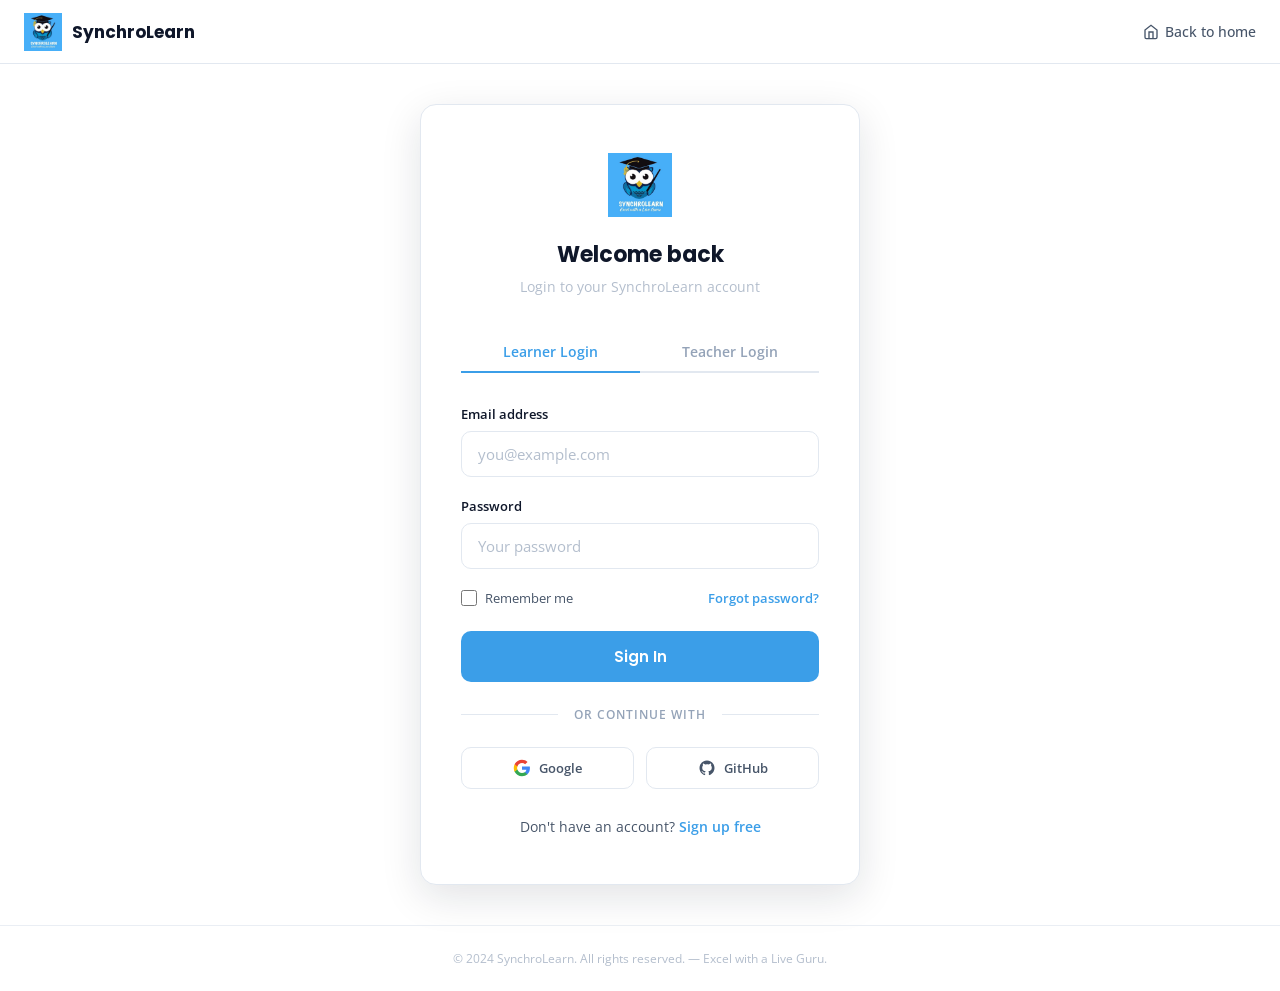
<file: login.html>
<!DOCTYPE html>
<html lang="en">
<head>
  <meta charset="UTF-8"/>
  <meta name="viewport" content="width=device-width, initial-scale=1.0"/>
  <title>Login — SynchroLearn</title>
  <meta name="description" content="Login to your SynchroLearn account to access live tutoring sessions, track your progress, and connect with your tutor."/>
  <link rel="icon" type="image/png" href="logo.png"/>
  <link rel="preconnect" href="https://fonts.googleapis.com"/>
  <link href="https://fonts.googleapis.com/css2?family=Poppins:wght@400;500;600;700&family=Open+Sans:wght@400;500;600&display=swap" rel="stylesheet"/>
  <style>
    *, *::before, *::after { box-sizing: border-box; margin: 0; padding: 0; }
    :root {
      --navy: #0F172A;
      --blue: #3B9EE8;
      --sky: #74C7F7;
      --white: #FFFFFF;
      --gray-50: #F8FAFC;
      --gray-100: #F1F5F9;
      --gray-200: #E2E8F0;
      --gray-400: #94A3B8;
      --gray-600: #475569;
      --radius: 16px;
      --radius-sm: 10px;
      --shadow: 0 4px 16px rgba(15,23,42,0.08);
      --shadow-lg: 0 12px 40px rgba(15,23,42,0.12);
      --transition: all 0.2s ease;
    }
    body {
      font-family: 'Open Sans', sans-serif;
      background: var(--white);
      color: var(--navy);
      min-height: 100vh;
      display: flex;
      flex-direction: column;
      -webkit-font-smoothing: antialiased;
    }
    h1,h2,h3,h4 { font-family: 'Poppins', sans-serif; }

    nav {
      background: rgba(255,255,255,0.92);
      backdrop-filter: blur(12px);
      border-bottom: 1px solid var(--gray-200);
      padding: 0 24px;
      height: 64px;
      display: flex;
      align-items: center;
      justify-content: space-between;
    }
    .nav-logo { display: flex; align-items: center; gap: 10px; text-decoration: none; }
    .nav-logo img { width: 38px; height: 38px; }
    .nav-logo span { font-family:'Poppins',sans-serif;font-weight:700;font-size:17px;color:#0F172A; }
    .nav-home { color: var(--gray-600); text-decoration: none; font-size: 14px; font-weight: 500; display: flex; align-items: center; gap: 6px; transition: var(--transition); }
    .nav-home:hover { color: var(--navy); }
    .nav-home svg { width: 16px; height: 16px; }

    .login-page { flex: 1; display: flex; align-items: center; justify-content: center; padding: 40px 24px; }
    .login-card {
      background: var(--white);
      border: 1px solid var(--gray-200);
      border-radius: var(--radius);
      padding: 48px 40px;
      width: 100%;
      max-width: 440px;
      box-shadow: var(--shadow-lg);
    }
    .login-card .logo-header { text-align: center; margin-bottom: 36px; }
    .login-card .logo-header img { width: 64px; height: 64px; margin-bottom: 16px; }
    .login-card .logo-header h1 { font-size: 22px; font-weight: 700; color: var(--navy); margin-bottom: 6px; }
    .login-card .logo-header p { font-size: 14px; color: var(--gray-400); opacity: 0.7; }

    .form-tabs { display: flex; gap: 0; margin-bottom: 32px; border-bottom: 2px solid var(--gray-200); }
    .form-tab { flex: 1; padding: 10px; text-align: center; font-size: 14px; font-weight: 600; color: var(--gray-400); cursor: pointer; border-bottom: 2px solid transparent; margin-bottom: -2px; transition: var(--transition); }
    .form-tab.active { color: var(--blue); border-bottom-color: var(--blue); }

    .form-group { margin-bottom: 20px; }
    .form-group label { display: block; font-size: 13px; font-weight: 600; color: var(--navy); margin-bottom: 8px; }
    .form-group input { width: 100%; padding: 12px 16px; border: 1.5px solid var(--gray-200); border-radius: var(--radius-sm); font-size: 15px; font-family: 'Open Sans', sans-serif; color: var(--navy); background: var(--white); transition: var(--transition); outline: none; }
    .form-group input:focus { border-color: var(--blue); background: white; box-shadow: 0 0 0 3px rgba(3,105,161,0.1); }
    .form-group input::placeholder { color: var(--gray-400); opacity: 0.7; }

    .form-row { display: flex; align-items: center; justify-content: space-between; margin-bottom: 24px; }
    .checkbox-label { display: flex; align-items: center; gap: 8px; font-size: 13px; color: var(--gray-600); cursor: pointer; }
    .checkbox-label input { width: 16px; height: 16px; accent-color: var(--blue); }
    .forgot-link { font-size: 13px; color: var(--blue); text-decoration: none; font-weight: 600; }
    .forgot-link:hover { text-decoration: underline; }

    .btn-login { width: 100%; padding: 14px; background: var(--blue); color: white; border: none; border-radius: var(--radius-sm); font-family: 'Poppins', sans-serif; font-size: 15px; font-weight: 600; cursor: pointer; transition: var(--transition); }
    .btn-login:hover { background: var(--navy); transform: translateY(-1px); box-shadow: var(--shadow); }

    .divider { display: flex; align-items: center; gap: 16px; margin: 24px 0; }
    .divider::before, .divider::after { content: ''; flex: 1; height: 1px; background: var(--gray-200); }
    .divider span { font-size: 12px; color: var(--gray-400); font-weight: 600; text-transform: uppercase; letter-spacing: 1px; }

    .social-btns { display: flex; gap: 12px; }
    .social-btn { flex: 1; display: flex; align-items: center; justify-content: center; gap: 8px; padding: 11px; border: 1.5px solid var(--gray-200); border-radius: var(--radius-sm); font-size: 13px; font-weight: 600; color: var(--gray-600); background: white; cursor: pointer; transition: var(--transition); text-decoration: none; }
    .social-btn:hover { border-color: var(--blue); color: var(--blue); background: rgba(3,105,161,0.04); }
    .social-btn svg { width: 18px; height: 18px; }

    .signup-prompt { text-align: center; margin-top: 28px; font-size: 14px; color: var(--gray-600); }
    .signup-prompt a { color: var(--blue); text-decoration: none; font-weight: 600; }
    .signup-prompt a:hover { text-decoration: underline; }

    .error-msg { background: #FEF2F2; border: 1px solid #FECACA; color: #DC2626; padding: 10px 14px; border-radius: var(--radius-sm); font-size: 13px; margin-bottom: 20px; display: none; }
    .error-msg.show { display: block; }

    footer { background: var(--white); border-top: 1px solid var(--gray-200); padding: 24px; text-align: center; font-size: 12px; color: var(--gray-400); opacity: 0.7; }
  </style>
</head>
<body>

<nav>
  <a href="index.html" class="nav-logo">
    <img src="logo.png" alt="SynchroLearn"/>
    <span>SynchroLearn</span>
  </a>
  <a href="index.html" class="nav-home">
    <svg viewBox="0 0 24 24" fill="none" stroke="currentColor" stroke-width="2"><path d="M3 9l9-7 9 7v11a2 2 0 0 1-2 2H5a2 2 0 0 1-2-2z"/><polyline points="9 22 9 12 15 12 15 22"/></svg>
    Back to home
  </a>
</nav>

<div class="login-page">
  <div class="login-card">
    <div class="logo-header">
      <img src="logo.png" alt="SynchroLearn"/>
      <h1>Welcome back</h1>
      <p>Login to your SynchroLearn account</p>
    </div>

    <div class="error-msg" id="errorMsg">Invalid email or password. Please try again.</div>

    <div class="form-tabs">
      <div class="form-tab active" id="tab-learner">Learner Login</div>
      <div class="form-tab" id="tab-teacher">Teacher Login</div>
    </div>

    <form id="loginForm" onsubmit="handleLogin(event)">
      <div class="form-group">
        <label for="email">Email address</label>
        <input type="email" id="email" name="email" placeholder="you@example.com" required/>
      </div>
      <div class="form-group">
        <label for="password">Password</label>
        <input type="password" id="password" name="password" placeholder="Your password" required/>
      </div>
      <div class="form-row">
        <label class="checkbox-label">
          <input type="checkbox" id="remember" name="remember"/>
          Remember me
        </label>
        <a href="#" class="forgot-link">Forgot password?</a>
      </div>
      <button type="submit" class="btn-login" id="submitBtn">Sign In</button>
    </form>

    <div class="divider"><span>or continue with</span></div>

    <div class="social-btns">
      <a href="#" class="social-btn">
        <svg viewBox="0 0 24 24"><path d="M22.56 12.25c0-.78-.07-1.53-.2-2.25H12v4.26h5.92c-.26 1.37-1.04 2.53-2.21 3.31v2.77h3.57c2.08-1.92 3.28-4.74 3.28-8.09z" fill="#4285F4"/><path d="M12 23c2.97 0 5.46-.98 7.28-2.66l-3.57-2.77c-.98.66-2.23 1.06-3.71 1.06-2.86 0-5.29-1.93-6.16-4.53H2.18v2.84C3.99 20.53 7.7 23 12 23z" fill="#34A853"/><path d="M5.84 14.09c-.22-.66-.35-1.36-.35-2.09s.13-1.43.35-2.09V7.07H2.18C1.43 8.55 1 10.22 1 12s.43 3.45 1.18 4.93l2.85-2.22.81-.62z" fill="#FBBC05"/><path d="M12 5.38c1.62 0 3.06.56 4.21 1.64l3.15-3.15C17.45 2.09 14.97 1 12 1 7.7 1 3.99 3.47 2.18 7.07l3.66 2.84c.87-2.6 3.3-4.53 6.16-4.53z" fill="#EA4335"/></svg>
        Google
      </a>
      <a href="#" class="social-btn">
        <svg viewBox="0 0 24 24" fill="currentColor"><path d="M12 2C6.477 2 2 6.477 2 12c0 4.42 2.865 8.166 6.839 9.489.5.092.682-.217.682-.482 0-.237-.008-.866-.013-1.7-2.782.604-3.369-1.341-3.369-1.341-.454-1.155-1.11-1.462-1.11-1.462-.908-.62.069-.608.069-.608 1.003.07 1.531 1.03 1.531 1.03.892 1.529 2.341 1.087 2.91.831.092-.646.35-1.086.636-1.336-2.22-.253-4.555-1.11-4.555-4.943 0-1.091.39-1.984 1.029-2.683-.103-.253-.446-1.27.098-2.647 0 0 .84-.269 2.75 1.025A9.578 9.578 0 0 1 12 6.836c.85.004 1.705.114 2.504.336 1.909-1.294 2.747-1.025 2.747-1.025.546 1.377.203 2.394.1 2.647.64.699 1.028 1.592 1.028 2.683 0 3.842-2.339 4.687-4.566 4.935.359.309.678.919.678 1.852 0 1.336-.012 2.415-.012 2.743 0 .267.18.578.688.48C19.138 20.163 22 16.418 22 12c0-5.523-4.477-10-10-10z"/></svg>
        GitHub
      </a>
    </div>

    <div class="signup-prompt">
      Don't have an account? <a href="#">Sign up free</a>
    </div>
  </div>
</div>

<footer>© 2024 SynchroLearn. All rights reserved. — Excel with a Live Guru.</footer>

<script>
  document.getElementById('tab-learner').addEventListener('click', function() {
    this.classList.add('active');
    document.getElementById('tab-teacher').classList.remove('active');
    document.getElementById('submitBtn').textContent = 'Sign In as Learner';
  });
  document.getElementById('tab-teacher').addEventListener('click', function() {
    this.classList.add('active');
    document.getElementById('tab-learner').classList.remove('active');
    document.getElementById('submitBtn').textContent = 'Sign In as Teacher';
  });

  function handleLogin(e) {
    e.preventDefault();
    const email = document.getElementById('email').value;
    const pass = document.getElementById('password').value;
    if (!email || !pass) return;
    document.getElementById('errorMsg').classList.add('show');
    setTimeout(() => document.getElementById('errorMsg').classList.remove('show'), 4000);
  }
</script>
</body>
</html>
</file>
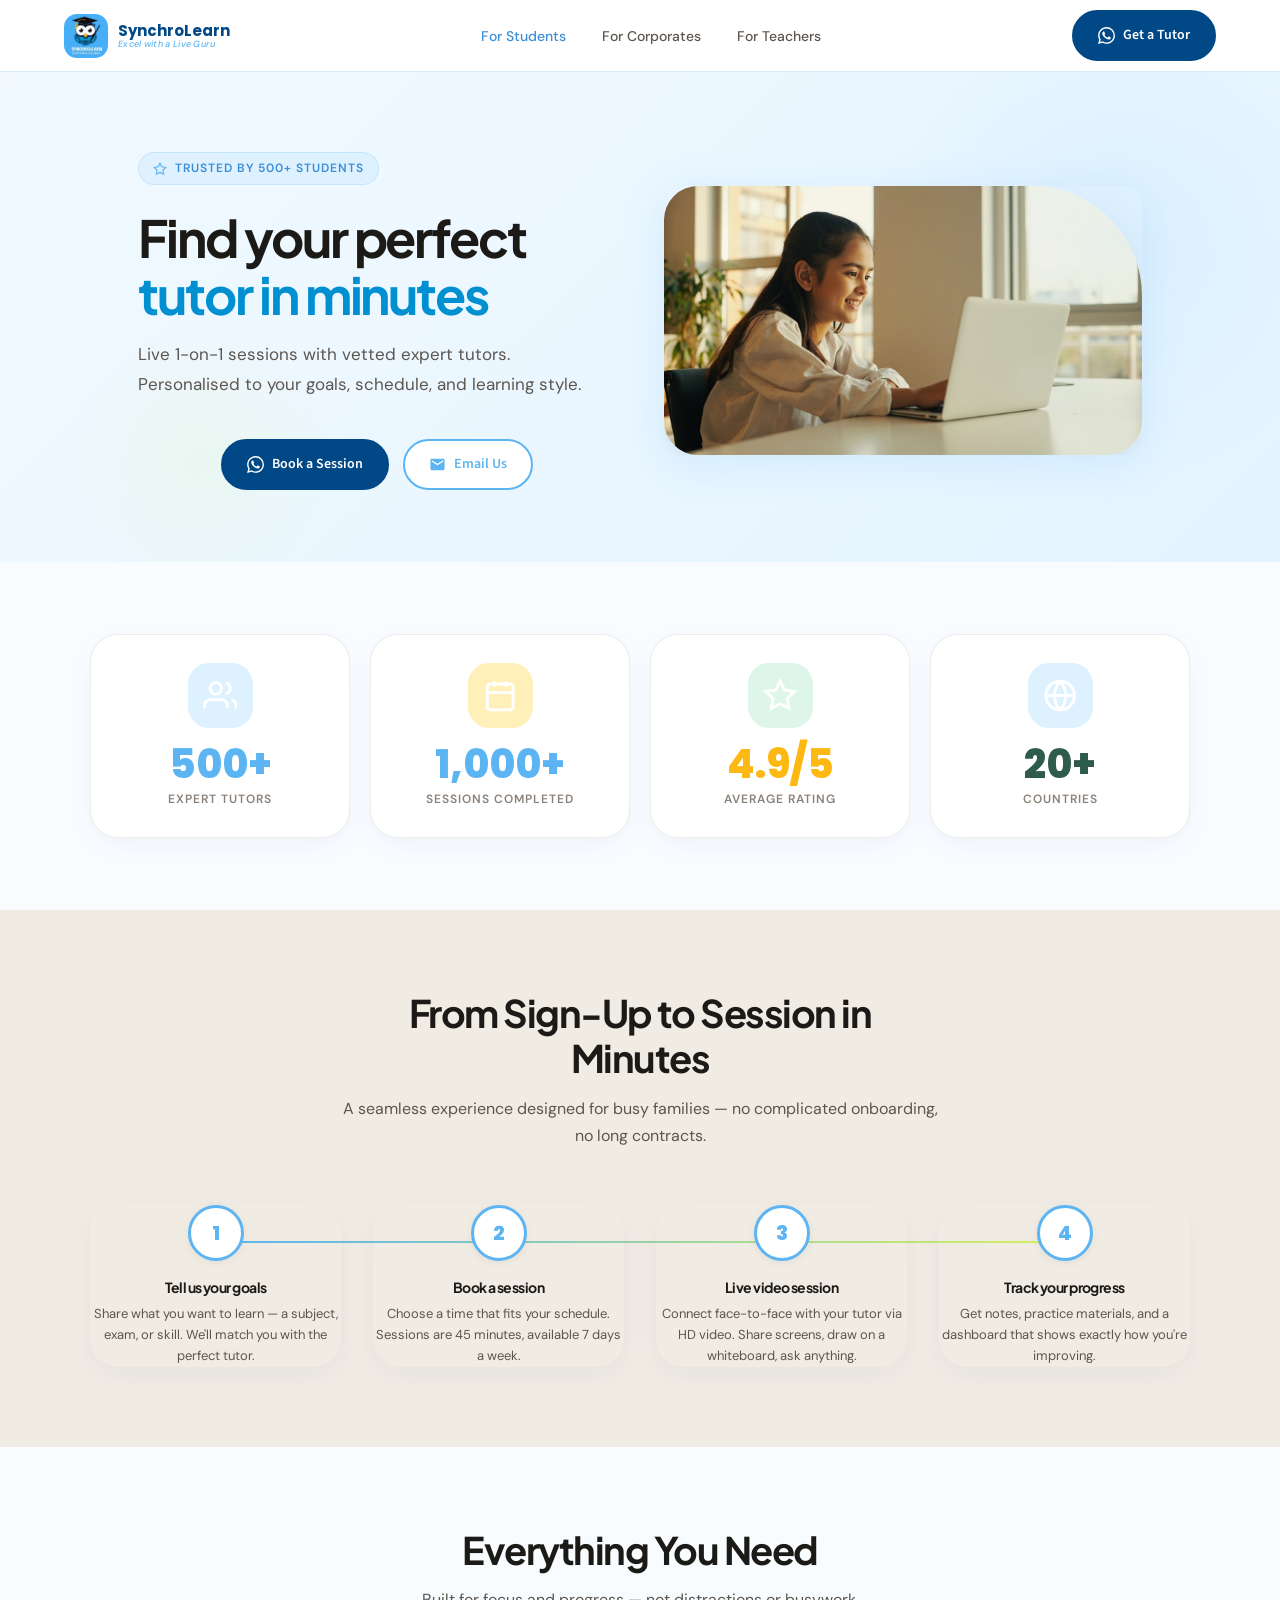
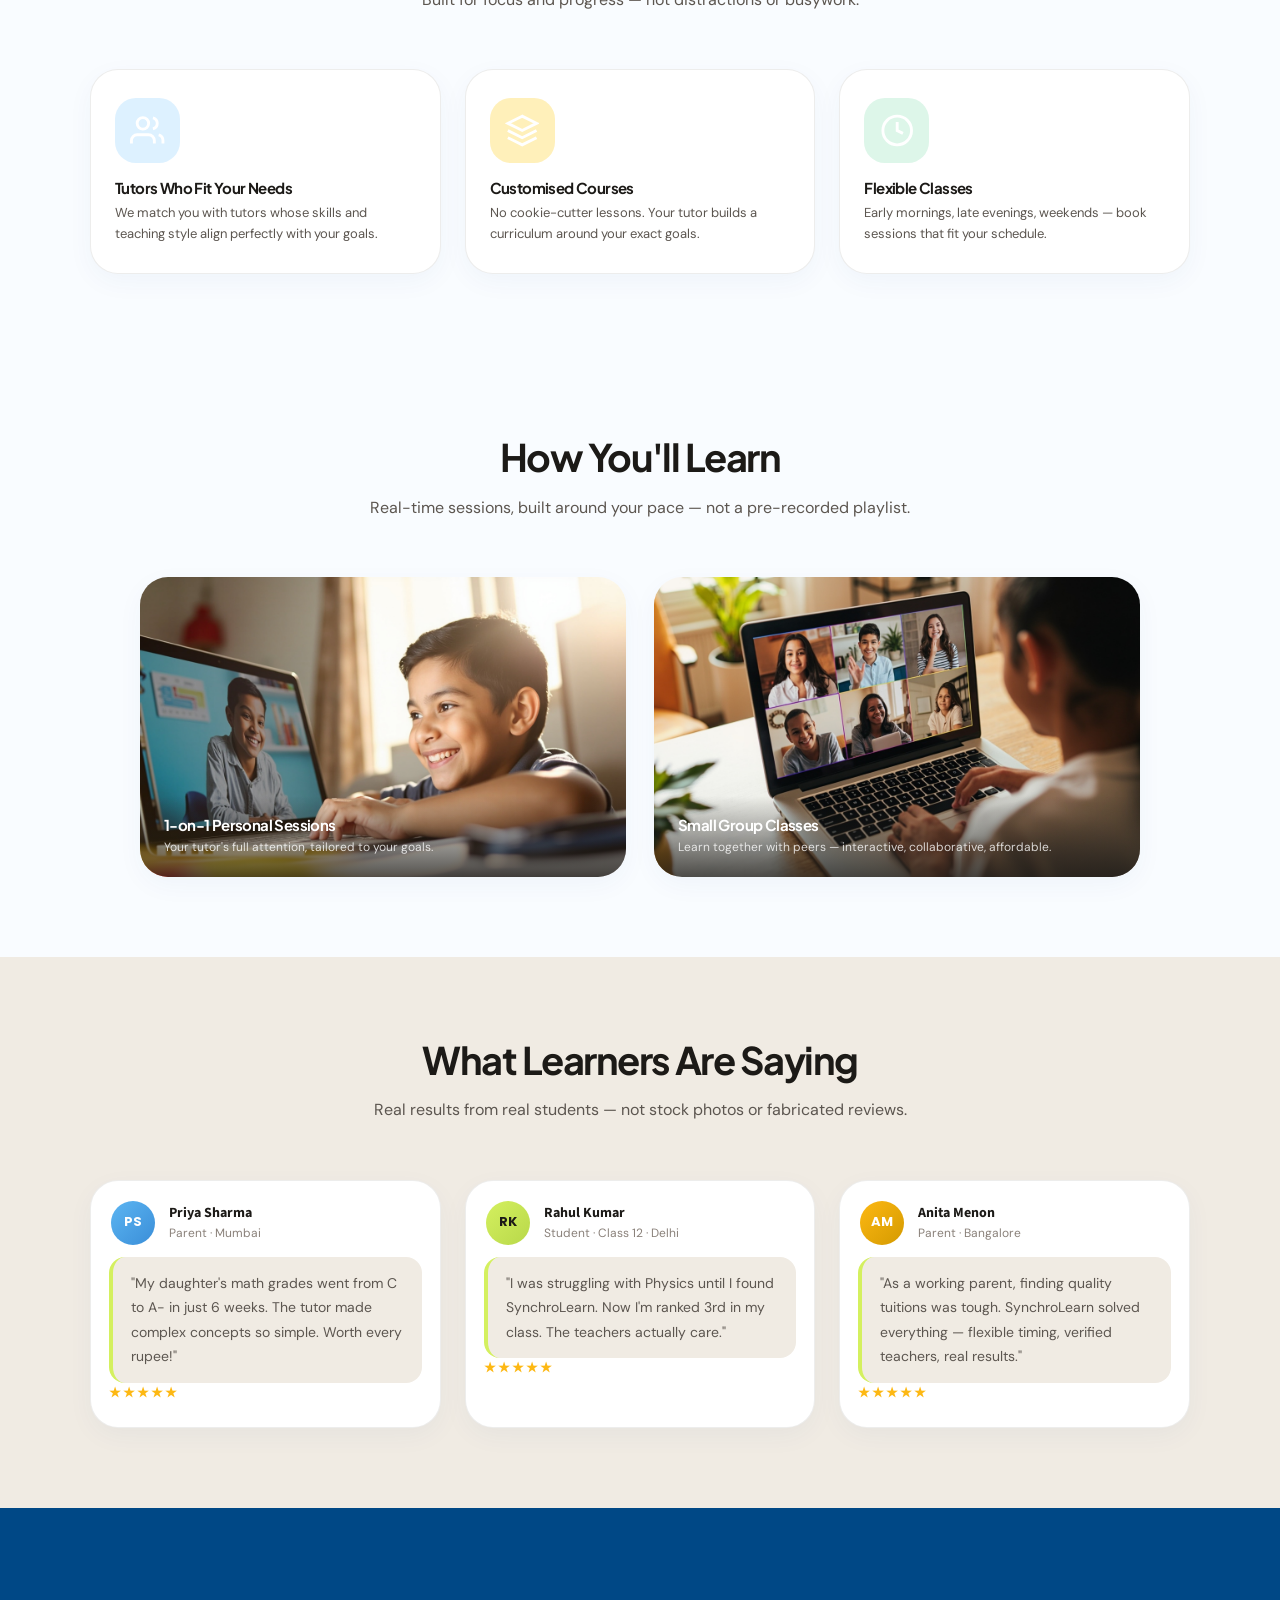
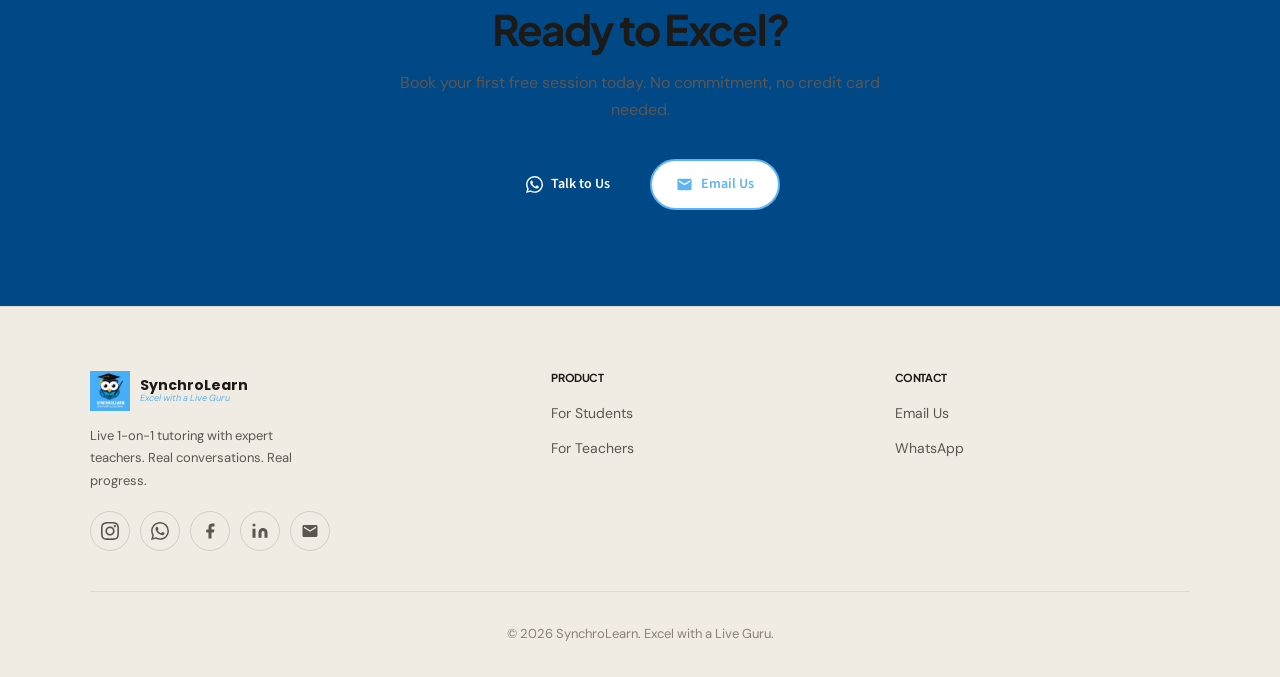
<file: student.html>
<!DOCTYPE html>
<html lang="en">
<head>
  <meta charset="UTF-8"/>
  <meta name="viewport" content="width=device-width, initial-scale=1.0"/>
  <title>For Students — SynchroLearn</title>
  <meta name="description" content="Find your perfect tutor on SynchroLearn. Live 1-on-1 sessions, personalised curriculum, real progress."/>
  <link rel="icon" type="image/png" href="logo.png"/>
  <link rel="preconnect" href="https://fonts.googleapis.com"/>
  <link href="https://fonts.googleapis.com/css2?family=Fraunces:ital,opsz,wght@0,9..144,700;0,9..144,800;1,9..144,700&family=Poppins:wght@400;500;600;700;800&family=Source+Sans+3:wght@400;500;600;700&display=swap" rel="stylesheet"/>
  <style>
    *, *::before, *::after { box-sizing: border-box; margin: 0; padding: 0; }
    :root {
      --bg: #FAF7F2;
      --bg-alt: #F0EBE3;
      --surface: #FFFFFF;
      --foreground: #1C1A17;
      --foreground-muted: #5C5650;
      --muted: #8A817A;
      --border: rgba(28, 26, 23, 0.08);
      --border-strong: rgba(28, 26, 23, 0.14);
      --sky: #5CB5F2;
      --sky-dark: #3A8ED8;
      --lime: #D4F05F;
      --lime-dark: #B8D84A;
      --golden: #FDB813;
      --teal: #25D366;
      --forest: #2F5B4F;
      --shadow-sm: 0 2px 8px rgba(28, 26, 23, 0.06);
      --shadow-md: 0 4px 20px rgba(28, 26, 23, 0.10);
      --shadow-lg: 0 8px 48px rgba(28, 26, 23, 0.14);
      --radius-sm: 8px;
      --radius: 16px;
      --radius-lg: 28px;
      --radius-full: 9999px;
      --transition: all 0.28s cubic-bezier(0.34, 1.15, 0.64, 1);
    }
    html { scroll-behavior: smooth; }
    body {
      font-family: 'Source Sans 3', -apple-system, sans-serif;
      background: var(--bg);
      color: var(--foreground);
      line-height: 1.6;
      -webkit-font-smoothing: antialiased;
      overflow-x: hidden;
    }
    h1,h2,h3,h4 { font-family: 'Poppins', sans-serif; line-height: 1.2; }

    /* ── REVEAL ── */
    .reveal { opacity: 0; transform: translateY(24px); transition: opacity 0.7s ease-out, transform 0.7s ease-out; }
    .reveal.visible { opacity: 1; transform: translateY(0); }

    /* ── NAV ── */
    nav {
      background: rgba(250, 247, 242, 0.92);
      backdrop-filter: blur(16px);
      border-bottom: 1px solid var(--border);
      padding: 0 64px;
      height: 72px;
      display: flex;
      align-items: center;
      justify-content: space-between;
      position: sticky;
      top: 0;
      z-index: 100;
    }
    .nav-logo { display: flex; align-items: center; gap: 10px; text-decoration: none; }
    .nav-logo img { height: 44px; width: auto; }
    .nav-logo-text { display: flex; flex-direction: column; line-height: 1.15; }
    .nav-logo-text .brand { font-family: 'Poppins', sans-serif; font-weight: 700; font-size: 15px; color: var(--foreground); }
    .nav-logo-text .tagline { font-size: 9px; font-style: italic; color: var(--sky); font-weight: 500; letter-spacing: 0.3px; }
    .nav-links { display: flex; align-items: center; gap: 4px; list-style: none; }
    .nav-links a { color: var(--foreground-muted); text-decoration: none; font-size: 14px; font-weight: 500; padding: 8px 16px; border-radius: var(--radius-sm); transition: var(--transition); }
    .nav-links a:hover { color: var(--foreground); background: rgba(212, 240, 95, 0.12); }
    .nav-links a.active { color: var(--sky-dark); }
    .nav-right { display: flex; align-items: center; gap: 12px; }
    .btn { display: inline-flex; align-items: center; gap: 8px; padding: 12px 24px; border-radius: var(--radius-full); font-family: 'Source Sans 3', sans-serif; font-size: 14px; font-weight: 600; text-decoration: none; cursor: pointer; border: none; transition: var(--transition); white-space: nowrap; }
    .btn-lime { background: var(--lime); color: #1A2E0A; box-shadow: 0 4px 16px rgba(212, 240, 95, 0.28); }
    .btn-lime:hover { background: var(--lime-dark); transform: translateY(-2px); box-shadow: 0 8px 28px rgba(212, 240, 95, 0.38); }
    .btn-whatsapp { background: var(--surface); color: var(--teal); border: 2px solid var(--teal); }
    .btn-whatsapp:hover { background: var(--teal); color: white; transform: translateY(-2px); }
    .btn-email { background: var(--surface); color: var(--sky); border: 2px solid var(--sky); }
    .btn-email:hover { background: var(--sky); color: white; transform: translateY(-2px); }

    /* ── HERO ── */
    .hero-student {
      background: var(--bg);
      position: relative;
      overflow: hidden;
    }
    .hero-student::before {
      content: '';
      position: absolute;
      top: -80px;
      right: -80px;
      width: 500px;
      height: 500px;
      border-radius: 50%;
      background: radial-gradient(circle, rgba(92,181,242,0.09) 0%, transparent 70%);
      pointer-events: none;
    }
    .hero-student::after {
      content: '';
      position: absolute;
      bottom: -40px;
      left: 60px;
      width: 280px;
      height: 280px;
      border-radius: 50%;
      background: radial-gradient(circle, rgba(212,240,95,0.09) 0%, transparent 70%);
      pointer-events: none;
    }
    .hero-inner { max-width: 680px; margin: 0 auto; text-align: center; position: relative; z-index: 1; }
    .hero-content {
      max-width: 1100px;
      margin: 0 auto;
      padding: 80px 48px 72px;
      display: grid;
      grid-template-columns: 1fr 1fr;
      gap: 48px;
      align-items: center;
    }
    .hero-text { position: relative; z-index: 1; }
    .hero-image-single {
      border-radius: 20px;
      overflow: hidden;
      box-shadow: 0 8px 40px rgba(92,181,242,0.18);
    }
    .hero-image-single img {
      width: 100%;
      height: auto;
      display: block;
    }
    .hero-badge {
      display: inline-flex;
      align-items: center;
      gap: 8px;
      background: rgba(92,181,242,0.10);
      border: 1px solid rgba(92,181,242,0.20);
      color: var(--sky-dark);
      font-size: 12px;
      font-weight: 600;
      padding: 6px 14px;
      border-radius: var(--radius-full);
      margin-bottom: 24px;
      text-transform: uppercase;
      letter-spacing: 1px;
    }
    .hero-badge svg { color: var(--sky); }
    .hero-student h1 {
      font-family: 'Fraunces', serif;
      font-size: clamp(32px, 4vw, 52px);
      font-weight: 700;
      color: var(--foreground);
      line-height: 1.1;
      margin-bottom: 18px;
    }
    .hero-student h1 em { font-style: normal; color: var(--sky); }
    .hero-student p {
      font-size: 17px;
      color: var(--foreground-muted);
      line-height: 1.75;
      max-width: 500px;
      margin: 0 auto 40px;
    }
    .hero-actions { display: flex; gap: 14px; justify-content: center; flex-wrap: wrap; }

    /* ── STATS ── */
    .stats-section { padding: 72px 64px; }
    .stats-grid {
      display: grid;
      grid-template-columns: repeat(4, 1fr);
      gap: 20px;
      max-width: 1100px;
      margin: 0 auto;
    }
    .stat-card {
      background: var(--surface);
      border: 1px solid var(--border);
      border-radius: var(--radius-lg);
      padding: 28px 20px;
      text-align: center;
      transition: var(--transition);
    }
    .stat-card:hover { transform: translateY(-4px); box-shadow: var(--shadow-md); }
    .stat-card.rating-card { background: rgba(255,255,255,0.88); }
    .stat-icon { width: 48px; height: 48px; border-radius: 14px; display: flex; align-items: center; justify-content: center; margin: 0 auto 16px; }
    .stat-icon svg { width: 22px; height: 22px; color: white; }
    .stat-icon.lime { background: linear-gradient(135deg, var(--lime), var(--lime-dark)); }
    .stat-icon.sky { background: linear-gradient(135deg, var(--sky), var(--sky-dark)); }
    .stat-icon.golden { background: linear-gradient(135deg, var(--golden), #D49A00); }
    .stat-icon.forest { background: linear-gradient(135deg, var(--forest), #1E3D32); }
    .stat-number { font-family: 'Poppins', sans-serif; font-size: 40px; font-weight: 800; color: var(--sky); margin-bottom: 6px; line-height: 1; }
    .stat-number.golden { color: var(--golden); }
    .stat-number.forest { color: var(--forest); }
    .stat-label { font-size: 12px; font-weight: 600; color: var(--muted); text-transform: uppercase; letter-spacing: 1px; }

    /* ── HOW IT WORKS ── */
    .how-section { padding: 80px 64px; background: var(--bg-alt); }
    .section-center { text-align: center; max-width: 600px; margin: 0 auto 56px; }
    .section-center h2 { font-family: 'Fraunces', serif; font-size: clamp(26px, 3vw, 38px); font-weight: 700; color: var(--foreground); margin-bottom: 14px; }
    .section-center p { font-size: 16px; color: var(--foreground-muted); line-height: 1.7; }
    .steps-row {
      display: grid;
      grid-template-columns: repeat(4, 1fr);
      gap: 32px;
      max-width: 1100px;
      margin: 0 auto;
      position: relative;
    }
    .steps-row::after {
      content: '';
      position: absolute;
      top: 36px;
      left: 12%;
      right: 12%;
      height: 2px;
      background: linear-gradient(90deg, var(--sky), var(--lime));
      border-radius: 2px;
      z-index: 0;
    }
    .step-card { text-align: center; position: relative; z-index: 1; }
    .step-num {
      width: 56px;
      height: 56px;
      border-radius: 50%;
      background: var(--surface);
      border: 3px solid var(--sky);
      display: flex;
      align-items: center;
      justify-content: center;
      margin: 0 auto 18px;
      font-family: 'Poppins', sans-serif;
      font-size: 20px;
      font-weight: 800;
      color: var(--sky);
      box-shadow: var(--shadow-sm);
    }
    .step-card h3 { font-size: 14px; font-weight: 700; color: var(--foreground); margin-bottom: 8px; }
    .step-card p { font-size: 13px; color: var(--foreground-muted); line-height: 1.6; }

    /* ── FEATURES ── */
    .features-section { padding: 80px 64px; }
    .features-grid {
      display: grid;
      grid-template-columns: repeat(3, 1fr);
      gap: 24px;
      max-width: 1100px;
      margin: 0 auto;
    }
    .feature-card {
      background: var(--surface);
      border: 1px solid var(--border);
      border-radius: var(--radius-lg);
      padding: 28px 24px;
      transition: var(--transition);
    }
    .feature-card:hover { transform: translateY(-3px); box-shadow: var(--shadow-md); border-color: var(--border-strong); }
    .feature-icon { width: 48px; height: 48px; border-radius: 14px; display: flex; align-items: center; justify-content: center; margin-bottom: 16px; }
    .feature-icon svg { width: 22px; height: 22px; color: white; }
    .feature-icon.lime { background: linear-gradient(135deg, var(--lime), var(--lime-dark)); }
    .feature-icon.sky { background: linear-gradient(135deg, var(--sky), var(--sky-dark)); }
    .feature-icon.golden { background: linear-gradient(135deg, var(--golden), #D49A00); }
    .feature-icon.forest { background: linear-gradient(135deg, var(--forest), #1E3D32); }
    .feature-card h3 { font-family: 'Source Sans 3', sans-serif; font-size: 15px; font-weight: 700; color: var(--foreground); margin-bottom: 6px; }
    .feature-card p { font-size: 13px; color: var(--foreground-muted); line-height: 1.6; }

    /* ── SESSION FORMATS ── */
    .formats-section { padding: 80px 64px; }
    .formats-grid {
      display: grid;
      grid-template-columns: repeat(2, 1fr);
      gap: 28px;
      max-width: 1000px;
      margin: 0 auto;
    }
    .format-card {
      border-radius: var(--radius-lg);
      overflow: hidden;
      position: relative;
      box-shadow: var(--shadow-md);
    }
    .format-card img {
      width: 100%;
      height: 300px;
      object-fit: cover;
      display: block;
      transition: transform 0.4s ease;
    }
    .format-card:hover img { transform: scale(1.03); }
    .format-overlay {
      position: absolute;
      bottom: 0;
      left: 0;
      right: 0;
      padding: 20px 24px;
      background: linear-gradient(to top, rgba(28,26,23,0.75) 0%, transparent 100%);
    }
    .format-overlay h3 { font-family: 'Poppins', sans-serif; font-size: 15px; font-weight: 700; color: white; margin-bottom: 4px; }
    .format-overlay p { font-size: 12px; color: rgba(255,255,255,0.8); }

    /* ── TESTIMONIALS ── */
    .testimonials-section { padding: 80px 64px; background: var(--bg-alt); }
    .testimonials-grid {
      display: grid;
      grid-template-columns: repeat(3, 1fr);
      gap: 24px;
      max-width: 1100px;
      margin: 0 auto;
    }
    .testimonial-card {
      background: var(--surface);
      border: 1px solid var(--border);
      border-radius: var(--radius-lg);
      overflow: hidden;
      transition: var(--transition);
    }
    .testimonial-card:hover { transform: translateY(-3px); box-shadow: var(--shadow-md); }
    .testimonial-top { padding: 20px 20px 0; display: flex; align-items: center; gap: 14px; }
    .testimonial-avatar { width: 44px; height: 44px; border-radius: 50%; display: flex; align-items: center; justify-content: center; font-family: 'Poppins', sans-serif; font-weight: 700; font-size: 13px; color: white; flex-shrink: 0; }
    .testimonial-avatar.lime { background: linear-gradient(135deg, var(--lime), var(--lime-dark)); color: var(--foreground); }
    .testimonial-avatar.sky { background: linear-gradient(135deg, var(--sky), var(--sky-dark)); }
    .testimonial-avatar.golden { background: linear-gradient(135deg, var(--golden), #D49A00); }
    .testimonial-meta { flex: 1; }
    .testimonial-name { font-family: 'Source Sans 3', sans-serif; font-size: 14px; font-weight: 700; color: var(--foreground); }
    .testimonial-role { font-size: 12px; color: var(--muted); }
    .testimonial-quote-box { padding: 14px 18px; background: var(--bg-alt); margin: 12px 18px 0; border-radius: var(--radius); border-left: 4px solid var(--lime); }
    .testimonial-quote { font-size: 14px; color: var(--foreground-muted); line-height: 1.75; }
    .testimonial-stars { color: var(--golden); font-size: 13px; letter-spacing: 2px; margin-bottom: 6px; font-weight: 700; }
    .testimonial-bottom { padding: 0 18px 18px; }

    /* ── CTA ── */
    .cta-section {
      padding: 96px 64px;
      text-align: center;
      background: radial-gradient(ellipse at center, rgba(92, 181, 242, 0.07) 0%, transparent 60%);
    }
    .cta-section h2 { font-family: 'Fraunces', serif; font-size: clamp(28px, 3.5vw, 42px); font-weight: 700; color: var(--foreground); margin-bottom: 14px; }
    .cta-section p { font-size: 16px; color: var(--foreground-muted); margin-bottom: 36px; line-height: 1.7; max-width: 500px; margin-left: auto; margin-right: auto; }
    .cta-actions { display: flex; gap: 14px; justify-content: center; flex-wrap: wrap; }

    /* ── FOOTER ── */
    footer { background: var(--bg-alt); border-top: 1px solid var(--border); padding: 64px 64px 32px; }
    .footer-grid { display: grid; grid-template-columns: 1.4fr 1fr 1fr; gap: 48px; max-width: 1100px; margin: 0 auto; }
    .footer-brand .footer-logo { display: flex; align-items: center; gap: 10px; text-decoration: none; margin-bottom: 14px; }
    .footer-brand .footer-logo img { height: 40px; width: auto; }
    .footer-brand .footer-logo-text { display: flex; flex-direction: column; line-height: 1.15; }
    .footer-brand .footer-logo-text .brand { font-family: 'Poppins', sans-serif; font-weight: 700; font-size: 14px; color: var(--foreground); }
    .footer-brand .footer-logo-text .tagline { font-size: 9px; font-style: italic; color: var(--sky); }
    .footer-brand p { font-size: 13px; color: var(--foreground-muted); margin-top: 14px; line-height: 1.75; max-width: 240px; }
    .footer-social { display: flex; gap: 10px; margin-top: 18px; }
    .footer-social a { width: 40px; height: 40px; border-radius: 50%; border: 1px solid var(--border-strong); display: flex; align-items: center; justify-content: center; color: var(--foreground-muted); transition: var(--transition); text-decoration: none; }
    .footer-social a:hover { background: var(--lime); border-color: var(--lime); color: var(--foreground); transform: translateY(-2px); }
    .footer-col h4 { font-family: 'Source Sans 3', sans-serif; font-size: 11px; font-weight: 700; text-transform: uppercase; letter-spacing: 1.5px; color: var(--foreground); margin-bottom: 16px; }
    .footer-col ul { list-style: none; }
    .footer-col li { margin-bottom: 10px; }
    .footer-col a { color: var(--foreground-muted); text-decoration: none; font-size: 14px; transition: color 0.2s; }
    .footer-col a:hover { color: var(--sky-dark); }
    .footer-bottom { text-align: center; padding-top: 32px; margin-top: 40px; border-top: 1px solid var(--border); color: var(--muted); font-size: 13px; max-width: 1100px; margin-left: auto; margin-right: auto; }

/* ── FOCUS-VISIBLE ── */
    :focus-visible { outline: 3px solid var(--sky); outline-offset: 3px; border-radius: 4px; }

    /* ── MOBILE NAV ── */
    .mobile-toggle { display: none; background: none; border: none; cursor: pointer; padding: 8px; }
    .mobile-toggle svg { width: 26px; height: 26px; color: var(--foreground-muted); }
@media (max-width: 768px) {
      .nav-links { display: none; }
      .nav-links.open { display: flex; flex-direction: column; position: absolute; top: 72px; left: 0; right: 0; background: rgba(250, 247, 242, 0.97); backdrop-filter: blur(16px); border-bottom: 1px solid var(--border); padding: 16px; box-shadow: var(--shadow-lg); z-index: 99; }
      .mobile-toggle { display: block; }
    }
    @media (max-width: 900px) {
      nav { padding: 0 24px; }
      .nav-links { display: none; }
      .hero-student { padding: 60px 28px 56px; }
      .hero-student h1 { font-size: 30px; }
      .stats-grid { grid-template-columns: repeat(2, 1fr); }
      .steps-row { grid-template-columns: repeat(2, 1fr); }
      .steps-row::after { display: none; }
      .features-grid { grid-template-columns: 1fr 1fr; }
      .testimonials-grid { grid-template-columns: 1fr; }
      .footer-grid { grid-template-columns: 1fr 1fr; gap: 28px; }
      .footer-brand { grid-column: 1 / -1; }
      .stats-section, .how-section, .features-section, .testimonials-section, .cta-section { padding: 60px 28px; }
      footer { padding: 48px 28px 24px; }
    }
    @media (max-width: 480px) {
      .features-grid { grid-template-columns: 1fr; }
      .footer-grid { grid-template-columns: 1fr; }
      .cta-actions { flex-direction: column; align-items: center; }
    }
  </style>
  <link rel="stylesheet" href="brand-refresh.css"/>
</head>
<body>

<!-- NAV -->
<nav style="position:relative">
  <a href="index.html" class="nav-logo">
    <img src="logo.png" alt="SynchroLearn"/>
    <div class="nav-logo-text">
      <span class="brand">SynchroLearn</span>
      <span class="tagline">Excel with a Live Guru</span>
    </div>
  </a>
  <button class="mobile-toggle" onclick="document.querySelector('.nav-links').classList.toggle('open')" aria-label="Toggle menu">
    <svg viewBox="0 0 24 24" fill="none" stroke="currentColor" stroke-width="2"><path d="M3 12h18M3 6h18M3 18h18"/></svg>
  </button>
  <ul class="nav-links">
    <li><a href="student.html" class="active">For Students</a></li>
    <li><a href="corporate.html">For Corporates</a></li>
    <li><a href="for-teachers.html">For Teachers</a></li>
  </ul>
  <div class="nav-right">
    <a href="https://wa.me/919791018666?text=Hi%2C%20I%27m%20interested%20in%20SynchroLearn%20tutoring" class="btn btn-whatsapp" target="_blank" rel="noopener">
      <svg width="17" height="17" viewBox="0 0 24 24" fill="currentColor"><path d="M17.472 14.382c-.297-.149-1.758-.867-2.03-.967-.273-.099-.471-.148-.67.15-.197.297-.767.966-.94 1.164-.173.199-.347.223-.644.075-.297-.15-1.255-.463-2.39-1.475-.883-.788-1.48-1.761-1.653-2.059-.173-.297-.018-.458.13-.606.134-.133.298-.347.446-.52.149-.174.198-.298.298-.497.099-.198.05-.371-.025-.52-.075-.149-.669-1.612-.916-2.207-.242-.579-.487-.5-.669-.51-.173-.008-.371-.01-.57-.01-.198 0-.52.074-.792.372-.272.297-1.04 1.016-1.04 2.479 0 1.462 1.065 2.875 1.213 3.074.149.198 2.096 3.2 5.077 4.487.709.306 1.262.489 1.694.625.712.227 1.36.195 1.871.118.571-.085 1.758-.719 2.006-1.413.248-.694.248-1.289.173-1.413-.074-.124-.272-.198-.57-.347m-5.421 7.403h-.004a9.87 9.87 0 01-5.031-1.378l-.361-.214-3.741.982.998-3.648-.235-.374a9.86 9.86 0 01-1.51-5.26c.001-5.45 4.436-9.884 9.888-9.884 2.64 0 5.122 1.03 6.988 2.898a9.825 9.825 0 012.893 6.994c-.003 5.45-4.437 9.884-9.885 9.884m8.413-18.297A11.815 11.815 0 0012.05 0C5.495 0 .16 5.335.157 11.892c0 2.096.547 4.142 1.588 5.945L.057 24l6.305-1.654a11.882 11.882 0 005.683 1.448h.005c6.554 0 11.89-5.335 11.893-11.893a11.821 11.821 0 00-3.48-8.413z"/></svg>
      Get a Tutor
    </a>
  </div>
</nav>

<!-- HERO -->
<section class="hero-student">
  <div class="hero-content">
    <div class="hero-text">
      <div class="hero-badge">
        <svg width="14" height="14" viewBox="0 0 24 24" fill="none" stroke="currentColor" stroke-width="2"><polygon points="12 2 15.09 8.26 22 9.27 17 14.14 18.18 21.02 12 17.77 5.82 21.02 7 14.14 2 9.27 8.91 8.26 12 2"/></svg>
        Trusted by 500+ students
      </div>
      <h1>Find your perfect<br/><em>tutor in minutes</em></h1>
      <p>Live 1-on-1 sessions with vetted expert tutors. Personalised to your goals, schedule, and learning style.</p>
      <div class="hero-actions">
        <a href="https://wa.me/919791018666?text=Hi%2C%20I%27d%20like%20to%20book%20a%20free%20session" class="btn btn-whatsapp" target="_blank" rel="noopener">
          <svg width="17" height="17" viewBox="0 0 24 24" fill="currentColor"><path d="M17.472 14.382c-.297-.149-1.758-.867-2.03-.967-.273-.099-.471-.148-.67.15-.197.297-.767.966-.94 1.164-.173.199-.347.223-.644.075-.297-.15-1.255-.463-2.39-1.475-.883-.788-1.48-1.761-1.653-2.059-.173-.297-.018-.458.13-.606.134-.133.298-.347.446-.52.149-.174.198-.298.298-.497.099-.198.05-.371-.025-.52-.075-.149-.669-1.612-.916-2.207-.242-.579-.487-.5-.669-.51-.173-.008-.371-.01-.57-.01-.198 0-.52.074-.792.372-.272.297-1.04 1.016-1.04 2.479 0 1.462 1.065 2.875 1.213 3.074.149.198 2.096 3.2 5.077 4.487.709.306 1.262.489 1.694.625.712.227 1.36.195 1.871.118.571-.085 1.758-.719 2.006-1.413.248-.694.248-1.289.173-1.413-.074-.124-.272-.198-.57-.347m-5.421 7.403h-.004a9.87 9.87 0 01-5.031-1.378l-.361-.214-3.741.982.998-3.648-.235-.374a9.86 9.86 0 01-1.51-5.26c.001-5.45 4.436-9.884 9.888-9.884 2.64 0 5.122 1.03 6.988 2.898a9.825 9.825 0 012.893 6.994c-.003 5.45-4.437 9.884-9.885 9.884m8.413-18.297A11.815 11.815 0 0012.05 0C5.495 0 .16 5.335.157 11.892c0 2.096.547 4.142 1.588 5.945L.057 24l6.305-1.654a11.882 11.882 0 005.683 1.448h.005c6.554 0 11.89-5.335 11.893-11.893a11.821 11.821 0 00-3.48-8.413z"/></svg>
          Book a Session
        </a>
        <a href="mailto:liveguru.in@gmail.com?subject=SynchroLearn%20Inquiry" class="btn btn-email" target="_blank" rel="noopener">
          <svg width="17" height="17" viewBox="0 0 24 24" fill="currentColor"><path d="M20 4H4c-1.1 0-2 .9-2 2v12c0 1.1.9 2 2 2h16c1.1 0 2-.9 2-2V6c0-1.1-.9-2-2-2zm0 4l-8 5-8-5V6l8 5 8-5v2z"/></svg>
          Email Us
        </a>
      </div>
    </div>
    <div class="hero-image-single">
      <img src="images/student-hero.jpg" alt="Student taking an online class at SynchroLearn" loading="eager"/>
    </div>
  </div>
</section>

<!-- STATS -->
<section class="stats-section">
  <div class="stats-grid">
    <div class="stat-card reveal">
      <div class="stat-icon lime"><svg viewBox="0 0 24 24" fill="none" stroke="currentColor" stroke-width="2"><path d="M17 21v-2a4 4 0 0 0-4-4H5a4 4 0 0 0-4 4v2"></path><circle cx="9" cy="7" r="4"></circle><path d="M23 21v-2a4 4 0 0 0-3-3.87M16 3.13a4 4 0 0 1 0 7.75"></path></svg></div>
      <div class="stat-number" data-target="500" data-suffix="+" style="color: var(--sky);">500+</div>
      <div class="stat-label">Expert Tutors</div>
    </div>
    <div class="stat-card reveal">
      <div class="stat-icon sky"><svg viewBox="0 0 24 24" fill="none" stroke="currentColor" stroke-width="2"><rect x="3" y="4" width="18" height="18" rx="2"/><path d="M16 2v4M8 2v4M3 10h18"/></svg></div>
      <div class="stat-number" data-target="1000" data-suffix="+" style="color: var(--sky);">1000+</div>
      <div class="stat-label">Sessions Completed</div>
    </div>
    <div class="stat-card rating-card reveal">
      <div class="stat-icon golden"><svg viewBox="0 0 24 24" fill="none" stroke="currentColor" stroke-width="2"><polygon points="12 2 15.09 8.26 22 9.27 17 14.14 18.18 21.02 12 17.77 5.82 21.02 7 14.14 2 9.27 8.91 8.26 12 2"/></svg></div>
      <div class="stat-number golden" data-target="4.9" data-suffix="/5" data-decimal="1" data-prefix="">4.9/5</div>
      <div class="stat-label">Average Rating</div>
    </div>
    <div class="stat-card reveal">
      <div class="stat-icon forest"><svg viewBox="0 0 24 24" fill="none" stroke="currentColor" stroke-width="2"><circle cx="12" cy="12" r="10"/><path d="M12 2a15.3 15.3 0 0 1 4 10 15.3 15.3 0 0 1-4 10 15.3 15.3 0 0 1-4-10 15.3 15.3 0 0 1 4-10z"/><path d="M2 12h20"/></svg></div>
      <div class="stat-number forest" data-target="20" data-suffix="+" style="color: var(--forest);">20+</div>
      <div class="stat-label">Countries</div>
    </div>
  </div>
</section>

<!-- HOW IT WORKS -->
<section class="how-section" id="how-it-works">
  <div class="section-center">
    <h2>From Sign-Up to Session in Minutes</h2>
    <p>A seamless experience designed for busy families — no complicated onboarding, no long contracts.</p>
  </div>
  <div class="steps-row">
    <div class="step-card reveal">
      <div class="step-num">1</div>
      <h3>Tell us your goals</h3>
      <p>Share what you want to learn — a subject, exam, or skill. We'll match you with the perfect tutor.</p>
    </div>
    <div class="step-card reveal">
      <div class="step-num">2</div>
      <h3>Book a session</h3>
      <p>Choose a time that fits your schedule. Sessions are 45 minutes, available 7 days a week.</p>
    </div>
    <div class="step-card reveal">
      <div class="step-num">3</div>
      <h3>Live video session</h3>
      <p>Connect face-to-face with your tutor via HD video. Share screens, draw on a whiteboard, ask anything.</p>
    </div>
    <div class="step-card reveal">
      <div class="step-num">4</div>
      <h3>Track your progress</h3>
      <p>Get notes, practice materials, and a dashboard that shows exactly how you're improving.</p>
    </div>
  </div>
</section>

<!-- FEATURES -->
<section class="features-section" id="features">
  <div class="section-center">
    <h2>Everything You Need</h2>
    <p>Built for focus and progress — not distractions or busywork.</p>
  </div>
  <div class="features-grid">
    <div class="feature-card reveal">
      <div class="feature-icon sky"><svg viewBox="0 0 24 24" fill="none" stroke="currentColor" stroke-width="2"><path d="M17 21v-2a4 4 0 0 0-4-4H5a4 4 0 0 0-4 4v2"/><circle cx="9" cy="7" r="4"/><path d="M23 21v-2a4 4 0 0 0-3-3.87M16 3.13a4 4 0 0 1 0 7.75"/></svg></div>
      <h3>Tutors Who Fit Your Needs</h3>
      <p>We match you with tutors whose skills and teaching style align perfectly with your goals.</p>
    </div>
    <div class="feature-card reveal">
      <div class="feature-icon lime"><svg viewBox="0 0 24 24" fill="none" stroke="currentColor" stroke-width="2"><polygon points="12 2 2 7 12 12 22 7 12 2"/><polyline points="2 17 12 22 22 17"/><polyline points="2 12 12 17 22 12"/></svg></div>
      <h3>Customised Courses</h3>
      <p>No cookie-cutter lessons. Your tutor builds a curriculum around your exact goals.</p>
    </div>
    <div class="feature-card reveal">
      <div class="feature-icon golden"><svg viewBox="0 0 24 24" fill="none" stroke="currentColor" stroke-width="2"><circle cx="12" cy="12" r="10"/><polyline points="12 6 12 12 16 14"/></svg></div>
      <h3>Flexible Classes</h3>
      <p>Early mornings, late evenings, weekends — book sessions that fit your schedule.</p>
    </div>
  </div>
</section>

<!-- SESSION FORMATS -->
<section class="formats-section" id="formats">
  <div class="section-center">
    <h2>How You'll Learn</h2>
    <p>Real-time sessions, built around your pace — not a pre-recorded playlist.</p>
  </div>
    <div class="formats-grid">
      <div class="format-card reveal">
        <img src="images/student-1on1.jpg" alt="Student in 1-on-1 online session" loading="lazy"/>
        <div class="format-overlay">
          <h3>1-on-1 Personal Sessions</h3>
          <p>Your tutor's full attention, tailored to your goals.</p>
        </div>
      </div>
      <div class="format-card reveal">
        <img src="images/student-group.jpg" alt="Group of students learning online together" loading="lazy"/>
        <div class="format-overlay">
          <h3>Small Group Classes</h3>
          <p>Learn together with peers — interactive, collaborative, affordable.</p>
        </div>
      </div>
    </div>
</section>

<!-- TESTIMONIALS -->
<section class="testimonials-section" id="testimonials">
  <div class="section-center">
    <h2>What Learners Are Saying</h2>
    <p>Real results from real students — not stock photos or fabricated reviews.</p>
  </div>
  <div class="testimonials-grid">
    <div class="testimonial-card reveal">
      <div class="testimonial-top">
        <div class="testimonial-avatar sky">PS</div>
        <div class="testimonial-meta">
          <div class="testimonial-name">Priya Sharma</div>
          <div class="testimonial-role">Parent · Mumbai</div>
        </div>
      </div>
      <div class="testimonial-quote-box">
        <p class="testimonial-quote">"My daughter's math grades went from C to A- in just 6 weeks. The tutor made complex concepts so simple. Worth every rupee!"</p>
      </div>
      <div class="testimonial-bottom">
        <div class="testimonial-stars">★★★★★</div>
      </div>
    </div>
    <div class="testimonial-card reveal">
      <div class="testimonial-top">
        <div class="testimonial-avatar lime">RK</div>
        <div class="testimonial-meta">
          <div class="testimonial-name">Rahul Kumar</div>
          <div class="testimonial-role">Student · Class 12 · Delhi</div>
        </div>
      </div>
      <div class="testimonial-quote-box">
        <p class="testimonial-quote">"I was struggling with Physics until I found SynchroLearn. Now I'm ranked 3rd in my class. The teachers actually care."</p>
      </div>
      <div class="testimonial-bottom">
        <div class="testimonial-stars">★★★★★</div>
      </div>
    </div>
    <div class="testimonial-card reveal">
      <div class="testimonial-top">
        <div class="testimonial-avatar golden">AM</div>
        <div class="testimonial-meta">
          <div class="testimonial-name">Anita Menon</div>
          <div class="testimonial-role">Parent · Bangalore</div>
        </div>
      </div>
      <div class="testimonial-quote-box">
        <p class="testimonial-quote">"As a working parent, finding quality tuitions was tough. SynchroLearn solved everything — flexible timing, verified teachers, real results."</p>
      </div>
      <div class="testimonial-bottom">
        <div class="testimonial-stars">★★★★★</div>
      </div>
    </div>
  </div>
</section>

<!-- CTA -->
<section class="cta-section">
  <h2>Ready to Excel?</h2>
  <p>Book your first free session today. No commitment, no credit card needed.</p>
  <div class="cta-actions">
    <a href="https://wa.me/919791018666?text=Hi%2C%20I%27d%20like%20to%20book%20a%20free%20session" class="btn btn-whatsapp" target="_blank" rel="noopener">
      <svg width="17" height="17" viewBox="0 0 24 24" fill="currentColor"><path d="M17.472 14.382c-.297-.149-1.758-.867-2.03-.967-.273-.099-.471-.148-.67.15-.197.297-.767.966-.94 1.164-.173.199-.347.223-.644.075-.297-.15-1.255-.463-2.39-1.475-.883-.788-1.48-1.761-1.653-2.059-.173-.297-.018-.458.13-.606.134-.133.298-.347.446-.52.149-.174.198-.298.298-.497.099-.198.05-.371-.025-.52-.075-.149-.669-1.612-.916-2.207-.242-.579-.487-.5-.669-.51-.173-.008-.371-.01-.57-.01-.198 0-.52.074-.792.372-.272.297-1.04 1.016-1.04 2.479 0 1.462 1.065 2.875 1.213 3.074.149.198 2.096 3.2 5.077 4.487.709.306 1.262.489 1.694.625.712.227 1.36.195 1.871.118.571-.085 1.758-.719 2.006-1.413.248-.694.248-1.289.173-1.413-.074-.124-.272-.198-.57-.347m-5.421 7.403h-.004a9.87 9.87 0 01-5.031-1.378l-.361-.214-3.741.982.998-3.648-.235-.374a9.86 9.86 0 01-1.51-5.26c.001-5.45 4.436-9.884 9.888-9.884 2.64 0 5.122 1.03 6.988 2.898a9.825 9.825 0 012.893 6.994c-.003 5.45-4.437 9.884-9.885 9.884m8.413-18.297A11.815 11.815 0 0012.05 0C5.495 0 .16 5.335.157 11.892c0 2.096.547 4.142 1.588 5.945L.057 24l6.305-1.654a11.882 11.882 0 005.683 1.448h.005c6.554 0 11.89-5.335 11.893-11.893a11.821 11.821 0 00-3.48-8.413z"/></svg>
      Talk to Us
    </a>
    <a href="mailto:liveguru.in@gmail.com?subject=SynchroLearn%20Inquiry" class="btn btn-email" target="_blank" rel="noopener">
      <svg width="17" height="17" viewBox="0 0 24 24" fill="currentColor"><path d="M20 4H4c-1.1 0-2 .9-2 2v12c0 1.1.9 2 2 2h16c1.1 0 2-.9 2-2V6c0-1.1-.9-2-2-2zm0 4l-8 5-8-5V6l8 5 8-5v2z"/></svg>
      Email Us
    </a>
  </div>
</section>

<!-- FOOTER -->
<footer>
  <div class="footer-grid">
    <div class="footer-brand">
      <a href="index.html" class="footer-logo">
        <img src="logo.png" alt="SynchroLearn"/>
        <div class="footer-logo-text">
          <span class="brand">SynchroLearn</span>
          <span class="tagline">Excel with a Live Guru</span>
        </div>
      </a>
      <p>Live 1-on-1 tutoring with expert teachers. Real conversations. Real progress.</p>
      <div class="footer-social">
        <a href="https://www.instagram.com/synchrolearn/" target="_blank" rel="noopener" aria-label="Instagram">
          <svg width="18" height="18" viewBox="0 0 24 24" fill="currentColor"><path d="M12 2.163c3.204 0 3.584.012 4.85.07 3.252.148 4.771 1.691 4.919 4.919.058 1.265.069 1.645.069 4.849 0 3.205-.012 3.584-.069 4.849-.149 3.225-1.664 4.771-4.919 4.919-1.266.058-1.644.07-4.85.07-3.204 0-3.584-.012-4.849-.07-3.26-.149-4.771-1.699-4.919-4.92-.058-1.265-.07-1.644-.07-4.849 0-3.204.013-3.583.07-4.849.149-3.227 1.664-4.771 4.919-4.919 1.266-.057 1.645-.069 4.849-.069zm0-2.163c-3.259 0-3.667.014-4.947.072-4.358.2-6.78 2.618-6.98 6.98-.059 1.281-.073 1.689-.073 4.948 0 3.259.014 3.668.072 4.948.2 4.358 2.618 6.78 6.98 6.98 1.281.058 1.689.072 4.948.072 3.259 0 3.668-.014 4.948-.072 4.354-.2 6.782-2.618 6.979-6.98.059-1.28.073-1.689.073-4.948 0-3.259-.014-3.667-.072-4.947-.196-4.354-2.617-6.78-6.979-6.98-1.281-.059-1.69-.073-4.949-.073zm0 5.838c-3.403 0-6.162 2.759-6.162 6.162s2.759 6.163 6.162 6.163 6.162-2.759 6.162-6.163c0-3.403-2.759-6.162-6.162-6.162zm0 10.162c-2.209 0-4-1.79-4-4 0-2.209 1.791-4 4-4s4 1.791 4 4c0 2.21-1.791 4-4 4zm6.406-11.845c-.796 0-1.441.645-1.441 1.44s.645 1.44 1.441 1.44c.795 0 1.439-.645 1.439-1.44s-.644-1.44-1.439-1.44z"/></svg>
        </a>
        <a href="https://wa.me/919791018666" target="_blank" rel="noopener" aria-label="WhatsApp">
          <svg width="18" height="18" viewBox="0 0 24 24" fill="currentColor"><path d="M17.472 14.382c-.297-.149-1.758-.867-2.03-.967-.273-.099-.471-.148-.67.15-.197.297-.767.966-.94 1.164-.173.199-.347.223-.644.075-.297-.15-1.255-.463-2.39-1.475-.883-.788-1.48-1.761-1.653-2.059-.173-.297-.018-.458.13-.606.134-.133.298-.347.446-.52.149-.174.198-.298.298-.497.099-.198.05-.371-.025-.52-.075-.149-.669-1.612-.916-2.207-.242-.579-.487-.5-.669-.51-.173-.008-.371-.01-.57-.01-.198 0-.52.074-.792.372-.272.297-1.04 1.016-1.04 2.479 0 1.462 1.065 2.875 1.213 3.074.149.198 2.096 3.2 5.077 4.487.709.306 1.262.489 1.694.625.712.227 1.36.195 1.871.118.571-.085 1.758-.719 2.006-1.413.248-.694.248-1.289.173-1.413-.074-.124-.272-.198-.57-.347m-5.421 7.403h-.004a9.87 9.87 0 01-5.031-1.378l-.361-.214-3.741.982.998-3.648-.235-.374a9.86 9.86 0 01-1.51-5.26c.001-5.45 4.436-9.884 9.888-9.884 2.64 0 5.122 1.03 6.988 2.898a9.825 9.825 0 012.893 6.994c-.003 5.45-4.437 9.884-9.885 9.884m8.413-18.297A11.815 11.815 0 0012.05 0C5.495 0 .16 5.335.157 11.892c0 2.096.547 4.142 1.588 5.945L.057 24l6.305-1.654a11.882 11.882 0 005.683 1.448h.005c6.554 0 11.89-5.335 11.893-11.893a11.821 11.821 0 00-3.48-8.413z"/></svg>
        </a>
        <a href="https://facebook.com/Synchrolearn" target="_blank" rel="noopener" aria-label="Facebook">
          <svg width="18" height="18" viewBox="0 0 24 24" fill="currentColor"><path d="M18 2h-3a5 5 0 0 0-5 5v3H7v4h3v8h4v-8h3l1-4h-4V7a1 1 0 0 1 1-1h3z"/></svg>
        </a>
<a href="https://linkedin.com/company/synchrolearn-languages-private-limited" target="_blank" rel="noopener" aria-label="LinkedIn">
          <svg width="18" height="18" viewBox="0 0 24 24" fill="currentColor"><path d="M16 8a6 6 0 0 1 6 6v7h-4v-7a2 2 0 0 0-2-2 2 2 0 0 0-2 2v7h-4v-7a6 6 0 0 1 6-6zM2 9h4v12H2z"/><circle cx="4" cy="4" r="2"/></svg>
        </a>
        <a href="mailto:liveguru.in@gmail.com" target="_blank" rel="noopener" aria-label="Email">
          <svg width="18" height="18" viewBox="0 0 24 24" fill="currentColor"><path d="M20 4H4c-1.1 0-2 .9-2 2v12c0 1.1.9 2 2 2h16c1.1 0 2-.9 2-2V6c0-1.1-.9-2-2-2zm0 4l-8 5-8-5V6l8 5 8-5v2z"/></svg>
        </a>
      </div>
    </div>
    <div class="footer-col">
      <h4>Product</h4>
      <ul>
        <li><a href="student.html">For Students</a></li>
        <li><a href="for-teachers.html">For Teachers</a></li>
      </ul>
    </div>
    <div class="footer-col">
      <h4>Contact</h4>
      <ul>
        <li><a href="mailto:liveguru.in@gmail.com">Email Us</a></li>
        <li><a href="https://wa.me/919791018666" target="_blank" rel="noopener">WhatsApp</a></li>
      </ul>
    </div>
  </div>
  <div class="footer-bottom">© 2026 SynchroLearn. Excel with a Live Guru.</div>
</footer>

<script>
(function() {
  // ── Scroll reveal ──
  const observer = new IntersectionObserver((entries) => {
    entries.forEach(entry => {
      if (entry.isIntersecting) entry.target.classList.add('visible');
    });
  }, { threshold: 0.1 });
  document.querySelectorAll('.reveal').forEach(el => observer.observe(el));

  // ── Counter animation ──
  function animateCounter(el) {
    const target = parseFloat(el.dataset.target);
    const suffix = el.dataset.suffix || '';
    const prefix = el.dataset.prefix || '';
    const isDecimal = el.dataset.decimal === '1';
    const duration = 1600;
    const start = performance.now();
    function update(now) {
      const elapsed = now - start;
      const progress = Math.min(elapsed / duration, 1);
      const eased = 1 - Math.pow(1 - progress, 3);
      const current = target * eased;
      el.textContent = prefix + (isDecimal ? current.toFixed(1) : Math.floor(current).toLocaleString()) + suffix;
      if (progress < 1) requestAnimationFrame(update);
    }
    requestAnimationFrame(update);
  }

  const counterObserver = new IntersectionObserver((entries) => {
    entries.forEach(entry => {
      if (entry.isIntersecting) {
        animateCounter(entry.target);
        counterObserver.unobserve(entry.target);
      }
    });
  }, { threshold: 0.5 });

  document.querySelectorAll('.stat-number[data-target]').forEach(el => counterObserver.observe(el));
})();
</script>

</body>
</html>
</file>
<file: brand-refresh.css>
/* SynchroLearn — a joyful, blue-first design system. Original logo assets are unchanged. */
@import url('https://fonts.googleapis.com/css2?family=DM+Sans:wght@400;500;600;700&family=Plus+Jakarta+Sans:wght@400;500;600;700;800&display=swap');
:root{--sr-blue:#0090D1;--sr-sky:#4BA9F4;--sr-navy:#004886;--sr-yellow:#F3C51A;--sr-ink:#10365A;--sr-soft:#F4FAFF;--sr-border:#DCEAF5;--sr-coral:#FF937E;--sr-mint:#B5EEDF;--sr-lilac:#E1DDFC;--sr-radius:27px}
html{scroll-behavior:smooth}body{font-family:'DM Sans',sans-serif}button,a{touch-action:manipulation}a:focus-visible,button:focus-visible,summary:focus-visible{outline:3px solid var(--sr-sky)!important;outline-offset:4px}img{max-width:100%}
@media(prefers-reduced-motion:reduce){html{scroll-behavior:auto!important}*,*:before,*:after{animation-duration:.01ms!important;animation-iteration-count:1!important;transition-duration:.01ms!important}}
/* Homepage */
body.sr-home{background:#F9FCFF;color:var(--sr-ink);margin:0;overflow-x:hidden}body.sr-home *{box-sizing:border-box}body.sr-home h1,body.sr-home h2,body.sr-home h3,body.sr-home p{margin:0}body.sr-home a{text-decoration:none}body.sr-home button{cursor:pointer;font:inherit}body.sr-home h1,body.sr-home h2,body.sr-home h3{font-family:'Plus Jakarta Sans',sans-serif}
.sr-container{width:min(1200px,90%);margin:auto}.sr-kicker{font-size:12px;letter-spacing:1.5px;font-weight:800;text-transform:uppercase;color:var(--sr-blue);display:flex;align-items:center;gap:9px}.sr-kicker:before{content:'';display:block;background:var(--sr-yellow);width:9px;height:9px;border-radius:3px;transform:rotate(-15deg)}
.sr-nav{height:84px;display:flex;align-items:center;justify-content:space-between;position:relative;z-index:30;gap:18px}.sr-nav-wrap{background:rgba(255,255,255,.92);position:sticky;top:0;z-index:80;border-bottom:1px solid var(--sr-border);backdrop-filter:blur(18px)}
.sr-brand{display:flex;align-items:center;gap:11px;min-width:0;color:var(--sr-navy)}.sr-brand img{width:55px;height:55px;object-fit:contain;border-radius:13px}.sr-brand strong{font-family:'Plus Jakarta Sans',sans-serif;font-size:20px;letter-spacing:-1.2px;display:block;color:var(--sr-navy);line-height:1.15}.sr-brand small{display:block;color:#577E9E;font-size:10px;letter-spacing:.35px;font-weight:700;margin-top:4px}
.sr-links{display:flex;align-items:center;gap:30px}.sr-links a{color:#365875;font-weight:700;font-size:13px;transition:color .2s}.sr-links a:hover{color:var(--sr-blue)}.sr-btn{display:inline-flex;align-items:center;justify-content:center;gap:14px;border:0;background:var(--sr-navy);color:white!important;border-radius:999px;font-size:14px;font-weight:800;padding:15px 21px;min-height:49px;box-shadow:0 9px 22px #00488622;transition:transform .22s,box-shadow .22s,background .22s}.sr-btn:hover{transform:translateY(-3px);box-shadow:0 14px 24px #00488633;background:#0563A8}.sr-btn .sr-arrow{width:25px;height:25px;border-radius:50%;background:#ffffff26;display:grid;place-items:center;font-size:16px}.sr-btn--light{background:#fff;color:var(--sr-navy)!important;box-shadow:none}.sr-btn--light:hover{background:#F0F8FF}.sr-btn--blue{background:var(--sr-blue)}.sr-nav-toggle{display:none;border:1px solid var(--sr-border);background:#fff;border-radius:14px;padding:9px 13px;font-size:23px;color:var(--sr-navy)}
.sr-hero{position:relative;overflow:hidden;background:linear-gradient(125deg,#F3FAFF 0%,#F7FBFE 51%,#E8F5FF 100%)}.sr-hero:before{content:'';position:absolute;width:350px;height:350px;border-radius:50%;background:#D9F0FF;filter:blur(40px);left:-170px;top:-170px}.sr-hero-grid{display:grid;grid-template-columns:1fr 1.04fr;min-height:640px;align-items:center;gap:28px;padding:62px 0 65px}.sr-hero-copy{position:relative;z-index:2}.sr-hero h1{font-size:clamp(43px,5vw,78px);line-height:1.08;letter-spacing:-.065em;font-weight:800;margin:23px 0;max-width:650px}.sr-hero h1 em{font-style:normal;color:var(--sr-blue);position:relative;white-space:nowrap}.sr-hero h1 em:after{content:'';position:absolute;height:9px;border-radius:50%;width:96%;left:4%;bottom:-9px;border-bottom:4px solid var(--sr-yellow);transform:rotate(-2deg)}.sr-hero-copy>p{color:#51708D;font-size:17px;line-height:1.8;max-width:490px}.sr-hero-actions{display:flex;gap:12px;margin:29px 0;flex-wrap:wrap}.sr-hero-note{display:flex;align-items:center;gap:11px;color:#587B99;font-size:12px;font-weight:700;margin-top:29px}.sr-mini-stars{display:inline-flex;gap:2px;color:#F0B600;font-size:18px}.sr-hero-art{position:relative;min-height:530px;isolation:isolate}.sr-hero-backdrop{position:absolute;inset:18px 1% 5px 10%;border-radius:47% 42% 43% 40%;background:var(--sr-blue);transform:rotate(-8deg);box-shadow:0 25px 60px #0090d12f}.sr-hero-backdrop:after{content:'';position:absolute;inset:25px;border:2px dashed #ffffff70;border-radius:49%}.sr-hero-photo{position:absolute;inset:55px 6% 22px 14%;overflow:hidden;border-radius:180px 180px 70px 70px;border:10px solid white;background:#C3E7FF;box-shadow:0 19px 50px #00488626;transform:rotate(3deg)}.sr-hero-photo img{width:100%;height:100%;object-fit:cover;object-position:center}.sr-sticker{position:absolute;z-index:3;background:#fff;border:2px solid #fff;border-radius:21px;box-shadow:0 12px 32px #00488622;padding:13px 17px;display:flex;align-items:center;gap:8px;font-weight:800;font-size:13px;color:var(--sr-navy)}.sr-sticker--top{top:29px;right:-1%;transform:rotate(8deg)}.sr-sticker--bottom{left:1%;bottom:36px;transform:rotate(-8deg);background:#FFF1B9}.sr-sticker--mid{top:36%;left:0;transform:rotate(-7deg);background:#D6F8E9}.sr-sticker svg{width:29px;height:29px}.sr-doodle{position:absolute;z-index:4;pointer-events:none}.sr-doodle--star{left:3%;top:15%;color:var(--sr-yellow);font-size:52px;transform:rotate(-16deg)}.sr-doodle--dots{right:4%;bottom:3%;letter-spacing:5px;color:#7EC6F3;font-size:21px}
.sr-intro-band{padding:24px 0;background:#fff;border-bottom:1px solid var(--sr-border)}.sr-intro-flex{display:flex;align-items:center;justify-content:space-between;gap:25px;flex-wrap:wrap}.sr-intro-flex strong{font-family:'Plus Jakarta Sans',sans-serif;color:var(--sr-navy);font-size:16px}.sr-intro-points{display:flex;align-items:center;gap:19px;flex-wrap:wrap;color:#52748F;font-size:13px;font-weight:700}.sr-intro-points span:before{content:'✳';color:var(--sr-blue);margin-right:8px}
.sr-section{padding:100px 0}.sr-heading-row{display:flex;align-items:end;justify-content:space-between;gap:28px;margin-bottom:36px}.sr-section h2{font-size:clamp(32px,4.1vw,58px);line-height:1.13;letter-spacing:-.055em;color:var(--sr-navy);font-weight:800;margin:13px 0}.sr-section h2 em{font-style:normal;color:var(--sr-blue)}.sr-heading-row>p{color:#69829B;font-size:16px;line-height:1.7;max-width:350px}
.sr-subject-grid{display:grid;grid-template-columns:repeat(4,1fr);gap:17px}.sr-subject{position:relative;display:flex;flex-direction:column;align-items:start;min-height:283px;border-radius:32px;padding:23px 23px 22px;overflow:hidden;transition:transform .22s,box-shadow .22s;border:1px solid #ffffffb5;color:var(--sr-navy)}.sr-subject:hover{transform:translateY(-7px) rotate(-.6deg);box-shadow:0 20px 42px #0754881b}.sr-subject:nth-child(1){background:#DDF2FF}.sr-subject:nth-child(2){background:#FFF0BA}.sr-subject:nth-child(3){background:#DDF6E9}.sr-subject:nth-child(4){background:#F0E5FF}.sr-subject .sr-art{height:113px;width:126px;display:grid;place-items:center;position:relative;margin:3px auto 9px}.sr-subject .sr-art svg{width:113px;height:113px;filter:drop-shadow(0 8px 0 #0048860e)}.sr-subject strong{font-family:'Plus Jakarta Sans',sans-serif;font-size:19px;letter-spacing:-.7px;line-height:1.3}.sr-subject small{font-size:12px;font-weight:600;color:#577B98;line-height:1.6;margin-top:8px;max-width:180px}.sr-subject .sr-card-arrow{position:absolute;bottom:21px;right:23px;background:#ffffff9e;border-radius:50%;height:36px;width:36px;display:grid;place-items:center;font-size:20px}
.sr-story{background:#FFFDF7}.sr-story-grid{display:grid;grid-template-columns:.96fr 1.04fr;gap:78px;align-items:center}.sr-photo-scene{position:relative;min-height:495px}.sr-photo-scene>img{position:absolute;inset:0;width:88%;height:100%;object-fit:cover;border-radius:40px 140px 40px 40px}.sr-scene-card{position:absolute;right:-6%;bottom:35px;background:var(--sr-yellow);border:8px solid #fff;border-radius:26px;padding:20px 25px;transform:rotate(4deg);max-width:225px;box-shadow:0 17px 25px #00488622}.sr-scene-card strong{font-family:'Plus Jakarta Sans',sans-serif;font-size:27px;color:var(--sr-navy);line-height:1.18;display:block}.sr-scene-card small{font-size:12px;color:#335F87;font-weight:700}.sr-story-copy>p{font-size:16px;line-height:1.85;color:#627E98;max-width:540px;margin-bottom:26px}.sr-benefits{display:grid;gap:16px}.sr-benefit{display:flex;align-items:center;gap:16px;padding:14px 16px;border-radius:21px;background:#fff;box-shadow:0 7px 24px #0048860a;border:1px solid #EFF2F4}.sr-benefit-icon{display:grid;place-items:center;width:62px;height:62px;border-radius:19px;flex-shrink:0;background:#DFEFFF}.sr-benefit-icon:nth-child(1){background:#DFEFFF}.sr-benefit:nth-child(2) .sr-benefit-icon{background:#FFEDC3}.sr-benefit:nth-child(3) .sr-benefit-icon{background:#DDF5E9}.sr-benefit svg{width:46px;height:46px}.sr-benefit strong{display:block;font-family:'Plus Jakarta Sans',sans-serif;font-size:15px;color:var(--sr-navy)}.sr-benefit small{display:block;font-size:12px;color:#71899E;margin-top:3px;line-height:1.5}
.sr-experience{background:#EAF6FF}.sr-experience-grid{display:grid;grid-template-columns:1fr 1fr 1fr;gap:20px}.sr-experience-card{background:#fff;border-radius:30px;overflow:hidden;box-shadow:0 12px 24px #0048860a}.sr-experience-card img{width:100%;height:195px;object-fit:cover;display:block}.sr-experience-card div{padding:25px}.sr-experience-card h3{font-size:20px;letter-spacing:-.8px;color:var(--sr-navy);margin-bottom:9px}.sr-experience-card p{font-size:13px;line-height:1.65;color:#617E97}
.sr-steps{display:grid;grid-template-columns:repeat(3,1fr);gap:18px}.sr-step{position:relative;background:#fff;border:1px solid var(--sr-border);border-radius:30px;padding:29px;min-height:272px;box-shadow:0 12px 30px #00488608}.sr-step-number{font-family:'Plus Jakarta Sans',sans-serif;font-weight:800;color:#A5CEE8;font-size:14px;letter-spacing:1px}.sr-step .sr-art svg{height:86px;width:86px;margin:10px 0}.sr-step h3{font-size:19px;color:var(--sr-navy);letter-spacing:-.5px;margin:3px 0 8px}.sr-step p{font-size:13px;line-height:1.7;color:#647F97}.sr-step:nth-child(2){background:#FFF7DB}.sr-step:nth-child(3){background:#E7F6EE}
.sr-teacher{background:#00528E;color:#fff;overflow:hidden}.sr-teacher-grid{display:grid;grid-template-columns:1.1fr .9fr;gap:65px;align-items:center}.sr-teacher .sr-kicker{color:#FAE38B}.sr-teacher h2{color:white}.sr-teacher h2 em{color:#F3C51A}.sr-teacher p{font-size:16px;color:#CFE9F8;line-height:1.8;margin-bottom:28px;max-width:540px}.sr-teacher img{width:100%;height:360px;object-fit:cover;border-radius:45px 130px 45px 45px;border:8px solid #ffffffaa}
.sr-faq{background:#F7FBFF}.sr-faq-grid{display:grid;grid-template-columns:.75fr 1.25fr;gap:65px;align-items:start}.sr-faq details{background:white;border-radius:19px;border:1px solid #E1EBF6;margin-bottom:12px;padding:21px 24px}.sr-faq summary{list-style:none;font-weight:800;font-size:15px;color:var(--sr-navy);cursor:pointer;display:flex;justify-content:space-between;gap:16px}.sr-faq summary::-webkit-details-marker{display:none}.sr-faq summary:after{content:'+';font-size:22px;color:var(--sr-blue);line-height:1}.sr-faq details[open] summary:after{content:'−'}.sr-faq details p{padding-top:12px;font-size:14px;line-height:1.8;color:#617E97}
.sr-final{background:var(--sr-yellow);padding:85px 0;text-align:center}.sr-final h2{color:var(--sr-navy);font-size:clamp(36px,5.3vw,70px);letter-spacing:-.06em;margin:12px 0}.sr-final p{color:#416381;line-height:1.8;max-width:490px;margin:0 auto 25px;font-size:16px}.sr-final .sr-btn{background:var(--sr-navy)}
.sr-footer{background:#062E55;color:#BDD9EB;padding:65px 0 27px}.sr-footer-grid{display:flex;justify-content:space-between;align-items:start;gap:50px}.sr-footer a{color:#C9E9FD}.sr-footer h3{font-size:15px;color:white;margin-bottom:14px}.sr-footer p{font-size:13px;line-height:1.75;max-width:280px;margin-top:17px}.sr-footer-nav{display:grid;gap:12px;font-size:13px}.sr-footer .sr-brand strong{color:#fff}.sr-footer .sr-brand small{color:#A2D3ED}.sr-copyright{border-top:1px solid #ffffff25;margin-top:50px;padding-top:22px;font-size:12px;color:#9FC7DF}
/* Existing student and tutor routes: harmonize branding while preserving existing content and functional CTAs. */
body:not(.sr-home){background:#F9FCFF!important;color:var(--sr-ink)!important;font-family:'DM Sans',sans-serif!important}
body:not(.sr-home) h1,body:not(.sr-home) h2,body:not(.sr-home) h3,body:not(.sr-home) h4{font-family:'Plus Jakarta Sans',sans-serif!important;letter-spacing:-.04em}
body:not(.sr-home) h1 em,body:not(.sr-home) h2 em{color:var(--sr-blue)!important}
body:not(.sr-home) nav{background:#ffffffF4!important;border-bottom:1px solid var(--sr-border)!important;backdrop-filter:blur(16px)}
body:not(.sr-home) .nav-logo .brand{color:var(--sr-navy)!important}
body:not(.sr-home) .nav-logo img{border-radius:13px}
body:not(.sr-home) .nav-links a:hover{color:var(--sr-blue)!important}
body:not(.sr-home) .hero-student,body:not(.sr-home)>.hero{background:linear-gradient(135deg,#F1F9FF,#E4F4FF)!important}
body:not(.sr-home) .hero-image-single img{border-radius:34px 110px 34px 34px!important;box-shadow:0 22px 48px #0048861c!important}
body:not(.sr-home) .why-card,body:not(.sr-home) .feature-card,body:not(.sr-home) .stat-card,body:not(.sr-home) .step-card,body:not(.sr-home) .format-card,body:not(.sr-home) .mode-card,body:not(.sr-home) .testimonial-card{border-radius:28px!important;box-shadow:0 8px 27px #0048860b!important}
body:not(.sr-home) .why-icon,body:not(.sr-home) .feature-icon,body:not(.sr-home) .stat-icon{border-radius:21px!important;min-width:65px;min-height:65px;background:#DDF1FF!important;display:grid;place-items:center}
body:not(.sr-home) .why-card:nth-child(2) .why-icon,body:not(.sr-home) .feature-card:nth-child(2) .feature-icon,body:not(.sr-home) .stat-card:nth-child(2) .stat-icon{background:#FFF0BA!important}
body:not(.sr-home) .why-card:nth-child(3) .why-icon,body:not(.sr-home) .feature-card:nth-child(3) .feature-icon,body:not(.sr-home) .stat-card:nth-child(3) .stat-icon{background:#DDF6E9!important}
body:not(.sr-home) .why-icon svg,body:not(.sr-home) .feature-icon svg,body:not(.sr-home) .stat-icon svg{width:43px!important;height:43px!important;max-width:80%;max-height:80%}
body:not(.sr-home) .btn,body:not(.sr-home) .btn-whatsapp-nav{border-radius:999px!important}
body:not(.sr-home) .btn-whatsapp,body:not(.sr-home) .btn-whatsapp-nav{background:var(--sr-navy)!important;color:white!important;border-color:var(--sr-navy)!important}
body:not(.sr-home) .btn-whatsapp:hover,body:not(.sr-home) .btn-whatsapp-nav:hover{background:var(--sr-blue)!important;transform:translateY(-2px)}
body:not(.sr-home) .cta-section{background:var(--sr-navy)!important}
@media(max-width:1050px){.sr-links{gap:15px}.sr-hero-grid{gap:8px}.sr-subject-grid{grid-template-columns:repeat(2,1fr)}.sr-story-grid{gap:40px}}
@media(max-width:760px){.sr-nav{height:72px}.sr-nav-toggle{display:block}.sr-nav .sr-btn{display:none}.sr-links{position:absolute;top:72px;left:-5.5%;right:-5.5%;display:none;flex-direction:column;gap:0;align-items:stretch;background:white;padding:12px 6% 22px;box-shadow:0 15px 25px #00488615}.sr-links.is-open{display:flex}.sr-links a{padding:13px 0;border-bottom:1px solid var(--sr-border)}.sr-hero-grid{grid-template-columns:1fr;padding:55px 0 25px}.sr-hero-copy>p{font-size:15px}.sr-hero-art{height:430px;min-height:430px;max-width:580px;width:100%;margin:0 auto}.sr-hero-photo{inset:48px 14% 17px}.sr-hero-backdrop{inset:16px 12% 3px}.sr-sticker--top{right:5%}.sr-sticker--bottom{left:5%}.sr-section{padding:70px 0}.sr-heading-row{display:block}.sr-heading-row>p{margin-top:15px}.sr-story-grid,.sr-teacher-grid,.sr-faq-grid{grid-template-columns:1fr;gap:36px}.sr-photo-scene{min-height:415px}.sr-photo-scene>img{width:93%}.sr-scene-card{right:0}.sr-experience-grid{grid-template-columns:1fr}.sr-steps{grid-template-columns:1fr}.sr-step{min-height:auto}.sr-teacher img{height:330px}.sr-footer-grid{flex-wrap:wrap}}
@media(max-width:460px){.sr-container{width:88%}.sr-brand img{width:49px;height:49px}.sr-brand strong{font-size:18px}.sr-hero h1{font-size:clamp(39px,10.2vw,54px)}.sr-hero-art{min-height:365px;height:365px}.sr-sticker{font-size:10px;padding:9px 11px}.sr-sticker svg{width:23px;height:23px}.sr-sticker--mid{top:41%}.sr-hero-note{margin-top:20px}.sr-subject-grid{gap:11px}.sr-subject{min-height:245px;padding:17px;border-radius:22px}.sr-subject .sr-art{height:89px;width:94px}.sr-subject .sr-art svg{height:88px;width:88px}.sr-subject strong{font-size:15px}.sr-subject small{font-size:11px}.sr-subject .sr-card-arrow{right:13px;bottom:13px;width:28px;height:28px;font-size:16px}.sr-scene-card{padding:13px 16px;max-width:170px}.sr-scene-card strong{font-size:21px}.sr-intro-flex{align-items:start}.sr-intro-points{gap:9px}.sr-intro-points span{font-size:11px}.sr-footer-grid{display:grid;gap:30px}}


/* Three audience pathways. Calm, editorial typography with playful bespoke illustration. */
.sr-audiences{padding:92px 0 98px;background:#fff}
.sr-audience-heading{display:flex;align-items:end;justify-content:space-between;gap:35px;margin-bottom:34px}
.sr-audience-heading h2{font-size:clamp(32px,4.1vw,57px);letter-spacing:-.055em;line-height:1.12;color:var(--sr-navy);margin-top:15px}
.sr-audience-heading h2 em{font-style:normal;color:var(--sr-blue)}
.sr-audience-heading p{max-width:295px;color:#69829b;font-size:15px;line-height:1.7}
.sr-persona-grid{display:grid;grid-template-columns:repeat(3,minmax(0,1fr));gap:17px}
.sr-persona{display:flex;position:relative;flex-direction:column;min-height:425px;padding:26px;border-radius:32px;color:var(--sr-navy);border:1px solid rgba(0,72,134,.08);transition:transform .25s,box-shadow .25s;overflow:hidden}
.sr-persona:hover{transform:translateY(-6px);box-shadow:0 24px 38px #0048861c}
.sr-persona--student{background:#DFF3FF}.sr-persona--corporate{background:#E9E9FC}.sr-persona--teacher{background:#FFF0C9}
.sr-persona-eyebrow{font-size:11px;font-weight:800;color:#426a86;letter-spacing:1.05px}
.sr-persona-illustration{height:142px;display:grid;place-items:center;position:relative}
.sr-persona-illustration:before{content:'';position:absolute;width:124px;height:124px;background:#ffffff91;border-radius:43% 57% 52% 48%;transform:rotate(-17deg)}
.sr-persona-illustration svg{height:121px;width:121px;position:relative;filter:drop-shadow(0 10px 0 #0048860b)}
.sr-persona-content{display:flex;flex-direction:column;flex:1}.sr-persona h3{font-size:clamp(22px,2.1vw,30px);letter-spacing:-.05em;line-height:1.2;margin-bottom:12px;color:var(--sr-navy)}
.sr-persona h3 span{color:var(--sr-blue)}.sr-persona p{font-size:13px;line-height:1.75;color:#52728D;min-height:66px}
.sr-persona-chips{display:flex;gap:7px;flex-wrap:wrap;margin:16px 0 20px}.sr-persona-chips span{font-size:10px;border:1px solid #ffffffed;background:#ffffff88;color:#496b88;padding:7px 9px;border-radius:30px;font-weight:700}
.sr-persona-content>strong{display:flex;justify-content:space-between;align-items:center;margin-top:auto;border-top:1px solid #00488622;padding-top:16px;font-size:13px;gap:9px}
.sr-persona-content>strong b{font-size:19px;font-weight:500}
.sr-corporate-feature{background:#F3F8FF}.sr-corporate-layout{display:grid;grid-template-columns:.95fr 1.05fr;align-items:center;gap:70px}
.sr-corporate-visual{position:relative;min-height:380px}.sr-corporate-visual img{width:96%;height:380px;object-fit:cover;border-radius:46px 140px 46px 46px}
.sr-corporate-note{position:absolute;right:0;bottom:22px;padding:15px 18px;max-width:205px;display:flex;gap:9px;background:#FFF0BA;border:7px solid #fff;border-radius:24px;transform:rotate(4deg);color:var(--sr-navy);font-size:15px;font-family:'Plus Jakarta Sans',sans-serif;line-height:1.35;box-shadow:0 10px 30px #0048861c}.sr-corporate-note span{color:var(--sr-blue)}
.sr-corporate-copy h2{font-size:clamp(32px,4.1vw,57px);color:var(--sr-navy);line-height:1.15;letter-spacing:-.055em;margin:15px 0}
.sr-corporate-copy h2 em{font-style:normal;color:var(--sr-blue)}.sr-corporate-copy p{font-size:16px;line-height:1.85;color:#617c98;max-width:490px;margin-bottom:24px}
.sr-teacher-actions{display:flex;flex-wrap:wrap;gap:19px;align-items:center}.sr-teacher-upskill{color:#fff;text-underline-offset:5px;text-decoration:underline!important;font-weight:700;font-size:14px}
@media(max-width:1000px){.sr-persona{padding:21px}.sr-persona h3{font-size:23px}.sr-corporate-layout{gap:35px}}
@media(max-width:760px){.sr-audiences{padding:67px 0}.sr-audience-heading{display:block}.sr-audience-heading p{margin-top:16px}.sr-persona-grid{grid-template-columns:1fr;gap:14px}.sr-persona{min-height:0;padding:23px;border-radius:25px}.sr-persona-illustration{height:108px;justify-content:start}.sr-persona-illustration svg{height:98px;width:98px}.sr-persona-illustration:before{height:105px;width:105px}.sr-persona p{min-height:0}.sr-corporate-layout{grid-template-columns:1fr;gap:30px}.sr-corporate-visual,.sr-corporate-visual img{height:280px;min-height:280px}}
</file>
